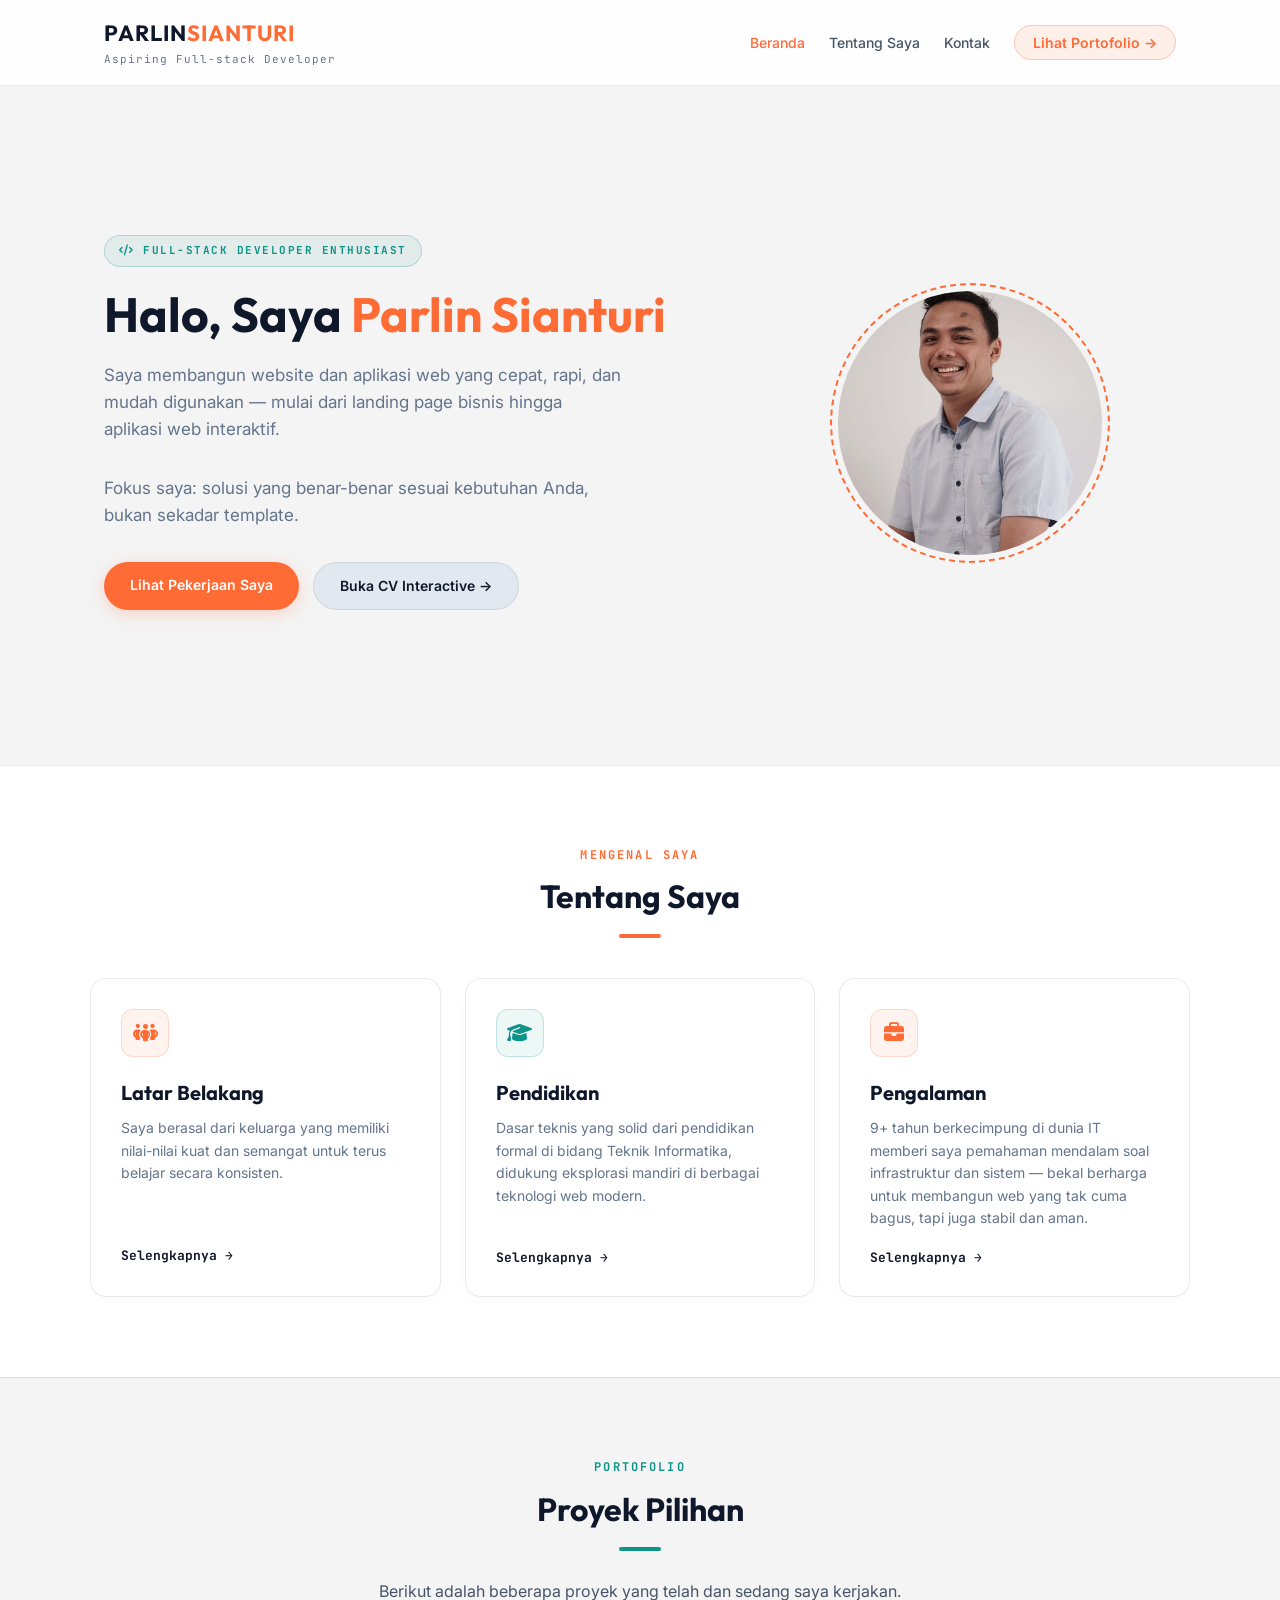
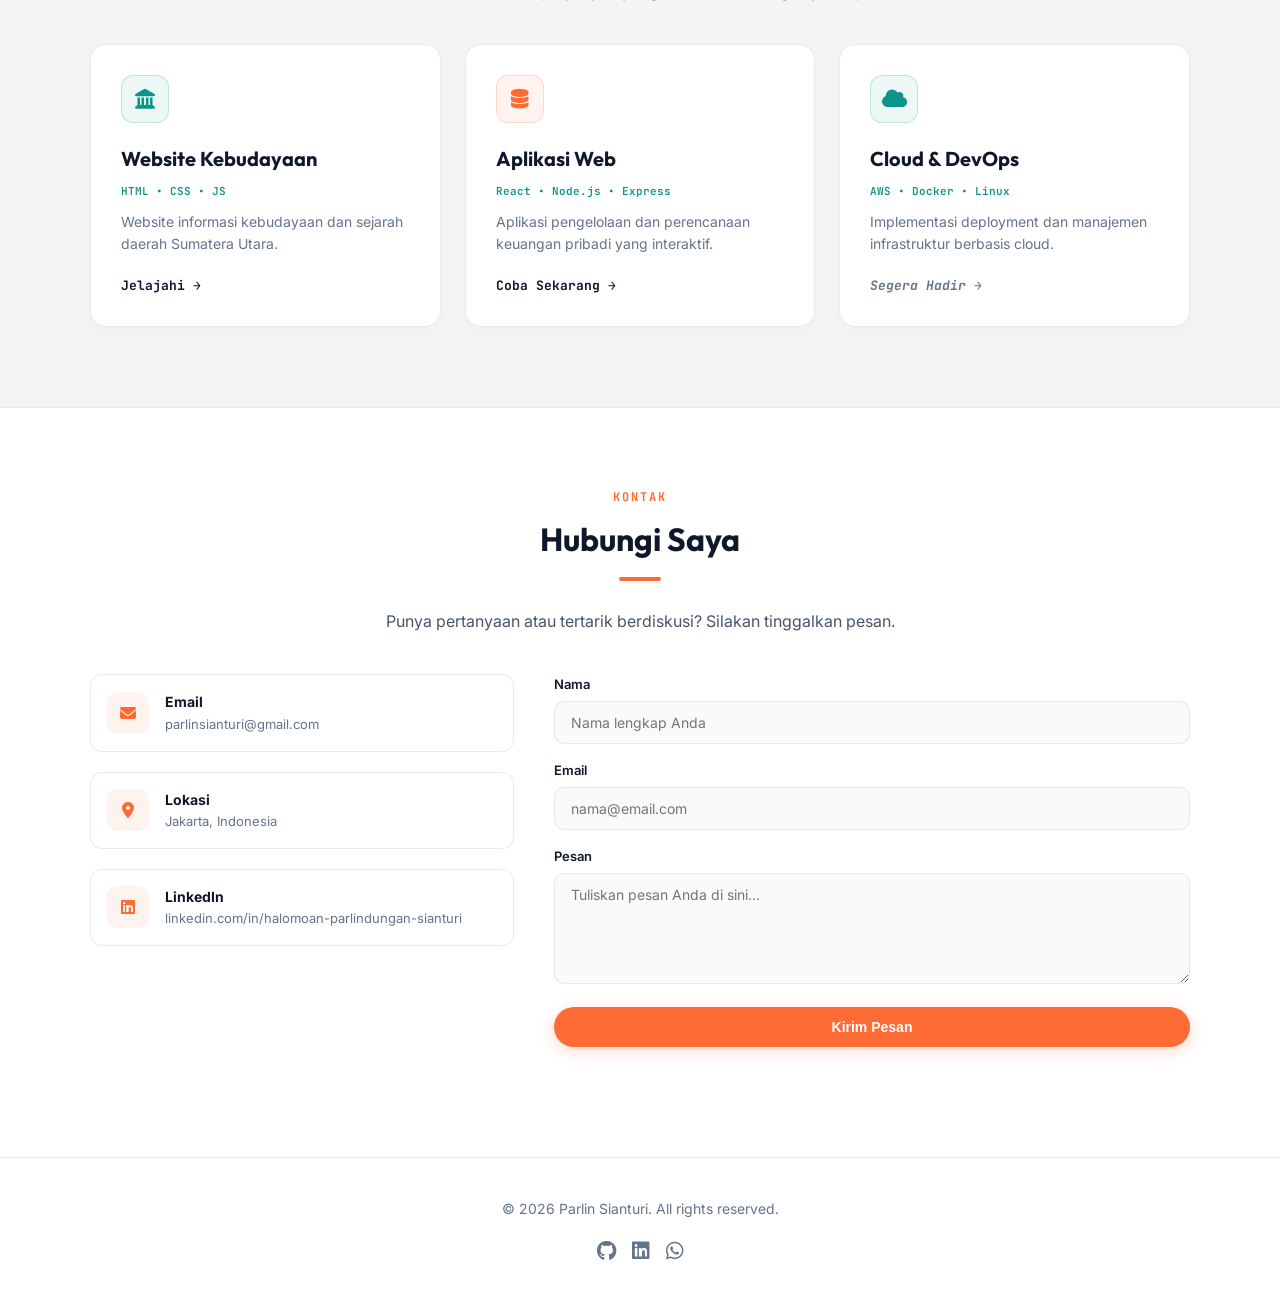
<file: index.html>
<!DOCTYPE html>
<html lang="id">
<head>
    <meta charset="UTF-8">
    <meta name="viewport" content="width=device-width, initial-scale=1.0">
    <title>PARLIN SIANTURI | Portofolio</title>
    
    <!-- Google Fonts: Inter, Outfit, & JetBrains Mono (Selaras dengan Halaman CV) -->
    <link rel="preconnect" href="https://fonts.googleapis.com">
    <link rel="preconnect" href="https://fonts.gstatic.com" crossorigin>
    <link href="https://fonts.googleapis.com/css2?family=Inter:wght@400;500;600;700&family=JetBrains+Mono:wght@500;600;700&family=Outfit:wght@600;700;800&display=swap" rel="stylesheet">
    
    <!-- Font Awesome Icons -->
    <link rel="stylesheet" href="https://cdnjs.cloudflare.com/ajax/libs/font-awesome/6.4.2/css/all.min.css" crossorigin="anonymous" referrerpolicy="no-referrer" />
    
    <!-- Custom Stylesheet -->
    <link rel="stylesheet" href="css/styles.css">
</head>

<body>
    <!-- Navbar Header -->
    <header id="header">
        <div class="header-container">
            <a href="#home" class="logo">
                <h1>PARLIN<span>SIANTURI</span></h1>
                <p>Aspiring Full-stack Developer</p>
            </a>

            <nav>
                <ul class="nav-links">
                    <li><a href="#home" class="nav-item">Beranda</a></li>
                    <li><a href="#about" class="nav-item">Tentang Saya</a></li>
                    <li><a href="#contact" class="nav-item">Kontak</a></li>
                    <li><a href="#project" class="nav-item btn-cv-pill">Lihat Portofolio &rarr;</a></li>
                </ul>
            </nav>

            <button class="hamburger" id="hamburger-btn" aria-label="Buka menu navigasi">
                <i class="fa-solid fa-bars"></i>
            </button>
        </div>

        <div class="mobile-menu" id="mobile-menu">
            <ul>
                <li><a href="#home" class="nav-item">Beranda</a></li>
                <li><a href="#about" class="nav-item">Tentang Saya</a></li>
                <li><a href="#contact" class="nav-item">Kontak</a></li>
                <li><a href="#project" class="nav-item">Lihat Portofolio</a></li>
            </ul>
        </div>
    </header>

    <main>
        <!-- Hero Section -->
        <section id="home" class="hero">
            <div class="hero-content">
                <span class="role-badge"><i class="fa-solid fa-code"></i> Full-stack Developer Enthusiast</span>
                <h1>Halo, Saya <span class="accent-orange">Parlin Sianturi</span></h1>
                <p>Saya membangun website dan aplikasi web yang cepat, rapi, dan mudah digunakan — mulai dari landing page bisnis hingga aplikasi web interaktif.</p>
                
                <p>Fokus saya: solusi yang benar-benar sesuai kebutuhan Anda, bukan sekadar template.</p>

                <div class="hero-actions">
                    <a href="#project" class="btn-pill-orange">Lihat Pekerjaan Saya</a>
                    <a href="pages/cv.html" class="btn-pill-dark">Buka CV Interactive &rarr;</a>
                </div>
            </div>

            <div class="hero-image">
                <div class="img-frame">
                    <img src="images/profile/foto_parlin.jpg" alt="Parlin Sianturi" class="profile-img">
                </div>
            </div>
        </section>

        <!-- About Section -->
        <section id="about" class="about-section">
            <div class="about-container">
                <div class="about-header">
                    <span class="section-title">MENGENAL SAYA</span>
                    <h2>Tentang Saya</h2>
                    <div class="title-line-orange"></div>
                </div>

                <div class="about-grid">
                    <div class="about-item reveal">
                        <div class="card-icon-box orange"><i class="fa-solid fa-people-group"></i></div>
                        <h3>Latar Belakang</h3>
                        <p>Saya berasal dari keluarga yang memiliki nilai-nilai kuat dan semangat untuk terus belajar secara konsisten.</p>
                        <a href="about.html" class="view-link">Selengkapnya &rarr;</a>
                    </div>

                    <div class="about-item reveal reveal-delay-1">
                        <div class="card-icon-box cyan"><i class="fa-solid fa-graduation-cap"></i></div>
                        <h3>Pendidikan</h3>
                        <p>Dasar teknis yang solid dari pendidikan formal di bidang Teknik Informatika, didukung eksplorasi mandiri di berbagai teknologi web modern.</p>
                        <button class="view-link edu-modal-trigger" id="edu-open-btn">
                            Selengkapnya &rarr;
                        </button>
                    </div>

                    <div class="about-item reveal reveal-delay-2">
                        <div class="card-icon-box orange"><i class="fa-solid fa-briefcase"></i></div>
                        <h3>Pengalaman</h3>
                        <p>9+ tahun berkecimpung di dunia IT memberi saya pemahaman mendalam soal infrastruktur dan sistem — bekal berharga untuk membangun web yang tak cuma bagus, tapi juga stabil dan aman.</p>
                        <button class="view-link exp-modal-trigger" id="exp-open-btn">
                            Selengkapnya &rarr;
                        </button>
                    </div>
                </div>
            </div>
        </section>

        <!-- Project Section -->
        <section id="project" class="project-section">
            <div class="project-container">
                <div class="project-header">
                    <span class="section-title title-cyan">PORTOFOLIO</span>
                    <h2>Proyek Pilihan</h2>
                    <div class="title-line-cyan"></div>
                    <p class="section-subtitle">Berikut adalah beberapa proyek yang telah dan sedang saya kerjakan.</p>
                </div>

                <div class="project-grid">
                    <div class="project-item reveal">
                        <div class="card-icon-box cyan"><i class="fas fa-landmark"></i></div>
                        <h3>Website Kebudayaan</h3>
                        <span class="tech-tag">HTML &bull; CSS &bull; JS</span>
                        <p>Website informasi kebudayaan dan sejarah daerah Sumatera Utara.</p>
                        <a href="pages/sejarah.html" class="view-link">Jelajahi &rarr;</a>
                    </div>

                    <div class="project-item reveal reveal-delay-1">
                        <div class="card-icon-box orange"><i class="fas fa-database"></i></div>
                        <h3>Aplikasi Web</h3>
                        <span class="tech-tag">React &bull; Node.js &bull; Express</span>
                        <p>Aplikasi pengelolaan dan perencanaan keuangan pribadi yang interaktif.</p>
                        <a href="pages/financial-planner.html" class="view-link">Coba Sekarang &rarr;</a>
                    </div>

                    <div class="project-item reveal reveal-delay-2">
                        <div class="card-icon-box cyan"><i class="fas fa-cloud"></i></div>
                        <h3>Cloud & DevOps</h3>
                        <span class="tech-tag">AWS &bull; Docker &bull; Linux</span>
                        <p>Implementasi deployment dan manajemen infrastruktur berbasis cloud.</p>
                        <a href="#" class="view-link disabled">Segera Hadir &rarr;</a>
                    </div>
                </div>
            </div>
        </section>

        <!-- Contact Section -->
        <section id="contact" class="contact-section">
            <div class="contact-container">
                <div class="contact-header">
                    <span class="section-title">KONTAK</span>
                    <h2>Hubungi Saya</h2>
                    <div class="title-line-orange"></div>
                    <p class="section-subtitle">Punya pertanyaan atau tertarik berdiskusi? Silakan tinggalkan pesan.</p>
                </div>

                <div class="contact-grid">
                    <div class="contact-info">
                        <div class="contact-item reveal">
                            <div class="contact-icon"><i class="fa-solid fa-envelope"></i></div>
                            <div class="contact-detail">
                                <h4>Email</h4>
                                <p>parlinsianturi@gmail.com</p>
                            </div>
                        </div>
                        <div class="contact-item reveal reveal-delay-1">
                            <div class="contact-icon"><i class="fa-solid fa-location-dot"></i></div>
                            <div class="contact-detail">
                                <h4>Lokasi</h4>
                                <p>Jakarta, Indonesia</p>
                            </div>
                        </div>
                        <div class="contact-item reveal reveal-delay-2">
                            <div class="contact-icon"><i class="fa-brands fa-linkedin"></i></div>
                            <div class="contact-detail">
                                <h4>LinkedIn</h4>
                                <p><a href="https://www.linkedin.com/in/halomoan-parlindungan-sianturi-039004102/" target="_blank" rel="noopener noreferrer" class="contact-link">linkedin.com/in/halomoan-parlindungan-sianturi</a></p>
                            </div>
                        </div>
                    </div>

                    <form class="contact-form" id="contact-form" action="https://formspree.io/f/YOUR_FORM_ID" method="POST">
                        <div class="form-group">
                            <label for="name">Nama</label>
                            <input type="text" id="name" name="name" placeholder="Nama lengkap Anda" required>
                        </div>
                        <div class="form-group">
                            <label for="email">Email</label>
                            <input type="email" id="email" name="email" placeholder="nama@email.com" required>
                        </div>
                        <div class="form-group">
                            <label for="message">Pesan</label>
                            <textarea id="message" name="message" rows="5" placeholder="Tuliskan pesan Anda di sini..." required></textarea>
                        </div>
                        <!-- Honeypot anti-spam: field tersembunyi, harus tetap kosong. Bot biasanya mengisi semua field. -->
                        <input type="text" name="_gotcha" tabindex="-1" autocomplete="off" style="position:absolute; left:-9999px;" aria-hidden="true">
                        <button type="submit" class="btn-pill-orange full-width" id="contact-submit-btn">Kirim Pesan</button>
                        <p id="form-status" class="form-status" role="status" aria-live="polite"></p>
                    </form>
                </div>
            </div>
        </section>
    </main>

    <!-- Modal Pendidikan -->
    <div class="modal-overlay hidden" id="edu-modal" role="dialog" aria-modal="true">
        <div class="modal-box">
            <div class="modal-header">
                <div class="modal-title-group">
                    <h2><i class="fa-solid fa-graduation-cap icon-cyan"></i> Riwayat Pendidikan</h2>
                    <p class="modal-subtitle">Perjalanan akademik Parlin Sianturi</p>
                </div>
                <button class="modal-close-btn" id="edu-close-btn" aria-label="Tutup"><i class="fa-solid fa-xmark"></i></button>
            </div>
            <div class="modal-body">
                <div class="edu-timeline">
                    <div class="edu-item latest">
                        <div class="edu-dot"></div>
                        <div class="edu-card">
                            <span class="edu-level">S1 — Sarjana</span>
                            <h3 class="edu-school">Universitas Gunadarma</h3>
                            <p class="edu-detail">Teknik Informatika &middot; Lulus 2014</p>
                        </div>
                    </div>
                    <div class="edu-item">
                        <div class="edu-dot"></div>
                        <div class="edu-card">
                            <span class="edu-level">SMA / Sederajat</span>
                            <h3 class="edu-school">SMAN 13 Tangerang</h3>
                            <p class="edu-detail">Lulus 2010</p>
                        </div>
                    </div>
                    <div class="edu-item">
                        <div class="edu-dot"></div>
                        <div class="edu-card">
                            <span class="edu-level">SMP / Sederajat</span>
                            <h3 class="edu-school">SMP Yadika 3 Ciledug</h3>
                            <p class="edu-detail">Lulus 2007</p>
                        </div>
                    </div>
                </div>
            </div>
        </div>
    </div>

    <!-- Modal Pengalaman -->
    <div class="modal-overlay hidden" id="exp-modal" role="dialog" aria-modal="true">
        <div class="modal-box">
            <div class="modal-header">
                <div class="modal-title-group">
                    <h2><i class="fa-solid fa-briefcase icon-orange"></i> Pengalaman Kerja</h2>
                    <p class="modal-subtitle">9 tahun perjalanan karier di dunia IT</p>
                </div>
                <button class="modal-close-btn" id="exp-close-btn" aria-label="Tutup"><i class="fa-solid fa-xmark"></i></button>
            </div>
            <div class="modal-body">
                <div class="acc-item">
                    <button class="acc-trigger active">
                        <div class="acc-avatar avatar-orange">IM</div>
                        <div class="acc-main">
                            <div class="acc-company">PT. Imora Motor</div>
                            <div class="acc-role">Staff IT &middot; Honda Jakarta Center</div>
                        </div>
                        <div class="acc-meta">
                            <span class="acc-year">2019 – Sekarang</span>
                            <span class="acc-badge-active">Aktif</span>
                        </div>
                        <i class="fa-solid fa-chevron-down acc-chevron"></i>
                    </button>
                    <div class="acc-body open">
                        <hr class="acc-divider">
                        <p class="acc-desc">Bertanggung jawab sebagai IT Support dan Helpdesk untuk seluruh operasional teknologi informasi di Honda Jakarta Center.</p>
                    </div>
                </div>

                <div class="acc-item">
                    <button class="acc-trigger">
                        <div class="acc-avatar avatar-cyan">BM</div>
                        <div class="acc-main">
                            <div class="acc-company">PT. Bank Mayora</div>
                            <div class="acc-role">Staff IT</div>
                        </div>
                        <div class="acc-meta">
                            <span class="acc-year">2015 – 2019</span>
                        </div>
                        <i class="fa-solid fa-chevron-down acc-chevron"></i>
                    </button>
                    <div class="acc-body">
                        <hr class="acc-divider">
                        <p class="acc-desc">Menangani dukungan teknis IT dan pemeliharaan mesin ATM di lingkungan perbankan.</p>
                    </div>
                </div>
            </div>
        </div>
    </div>

    <!-- Footer -->
    <footer>
        <p>&copy; 2026 Parlin Sianturi. All rights reserved.</p>
        <div class="social-links">
            <a href="https://github.com/parlin1005" target="_blank" rel="noopener noreferrer" aria-label="GitHub"><i class="fab fa-github"></i></a>
            <a href="https://www.linkedin.com/in/halomoan-parlindungan-sianturi-039004102/" target="_blank" rel="noopener noreferrer" aria-label="LinkedIn"><i class="fab fa-linkedin"></i></a>
            <a href="https://wa.me/6282134882685" target="_blank" rel="noopener noreferrer" aria-label="WhatsApp"><i class="fab fa-whatsapp"></i></a>
        </div>
    </footer>

    <script src="js/script.js"></script>
</body>
</html>
</file>
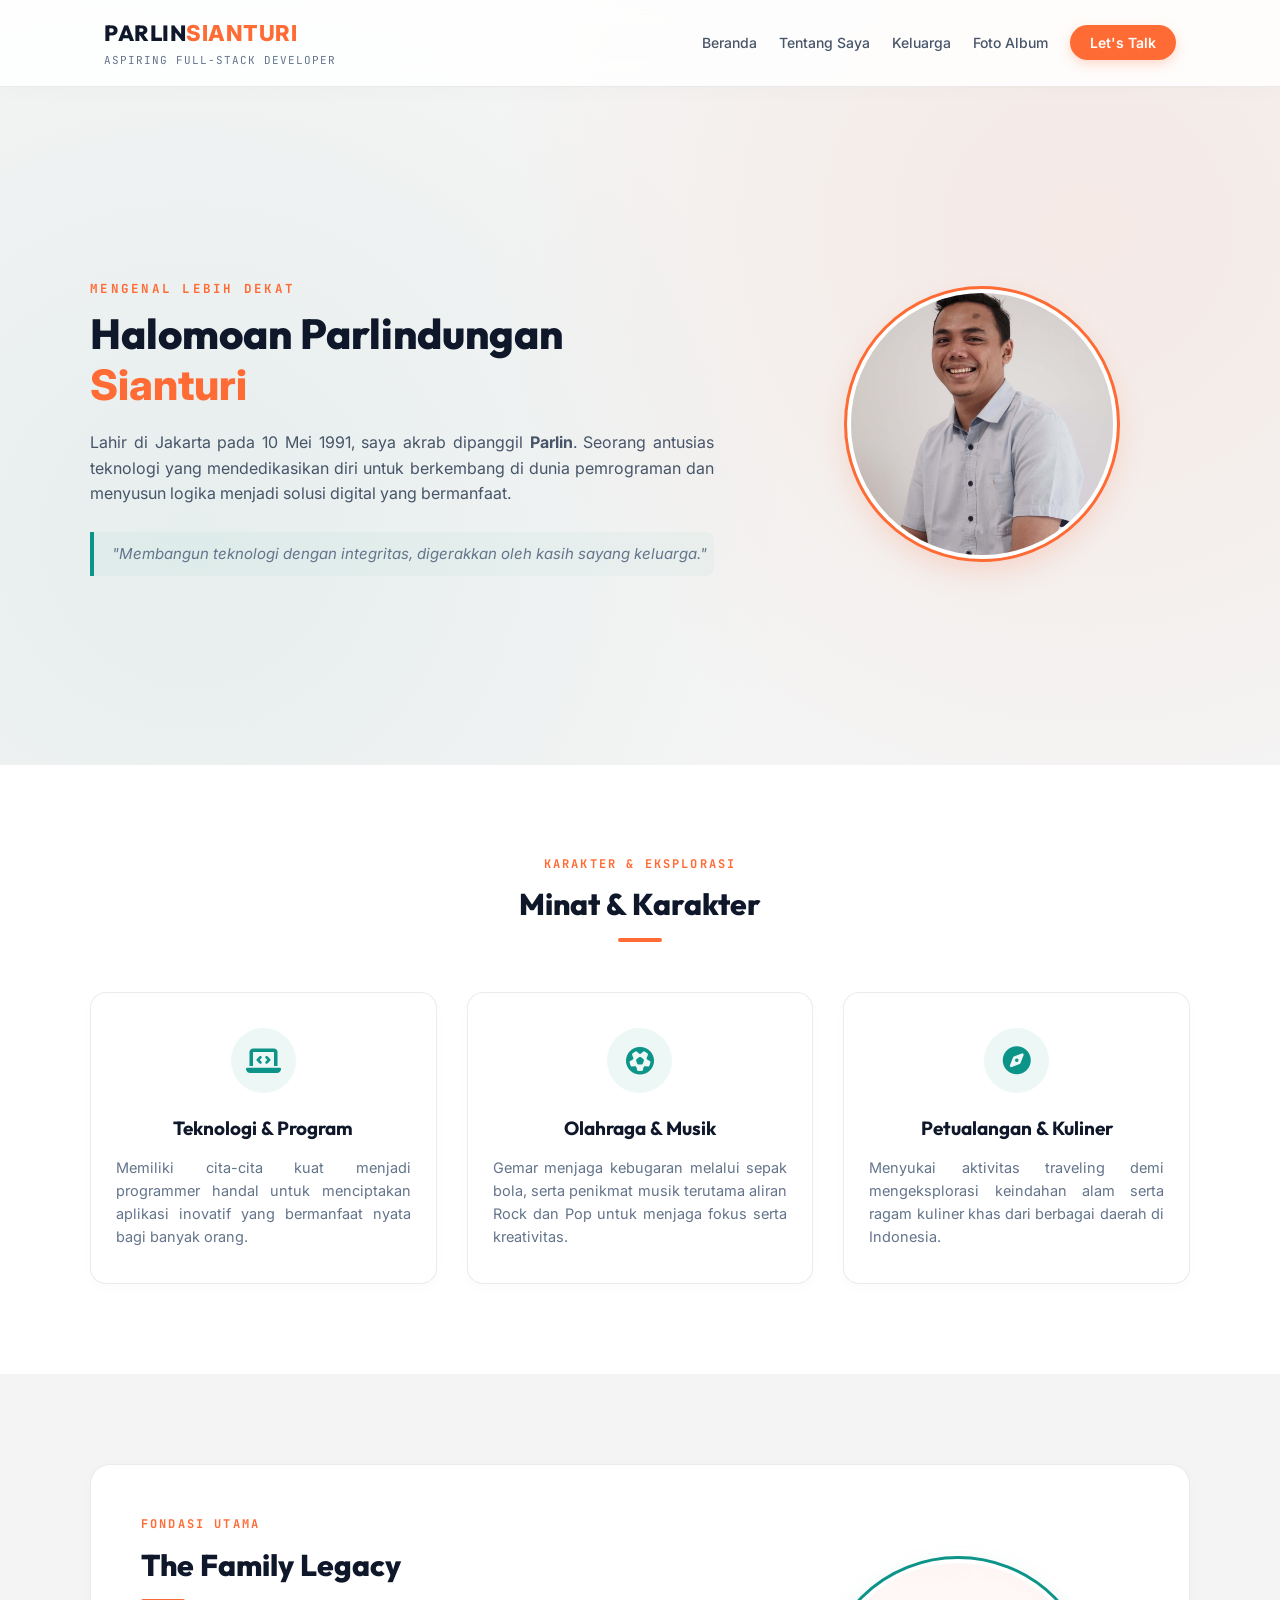
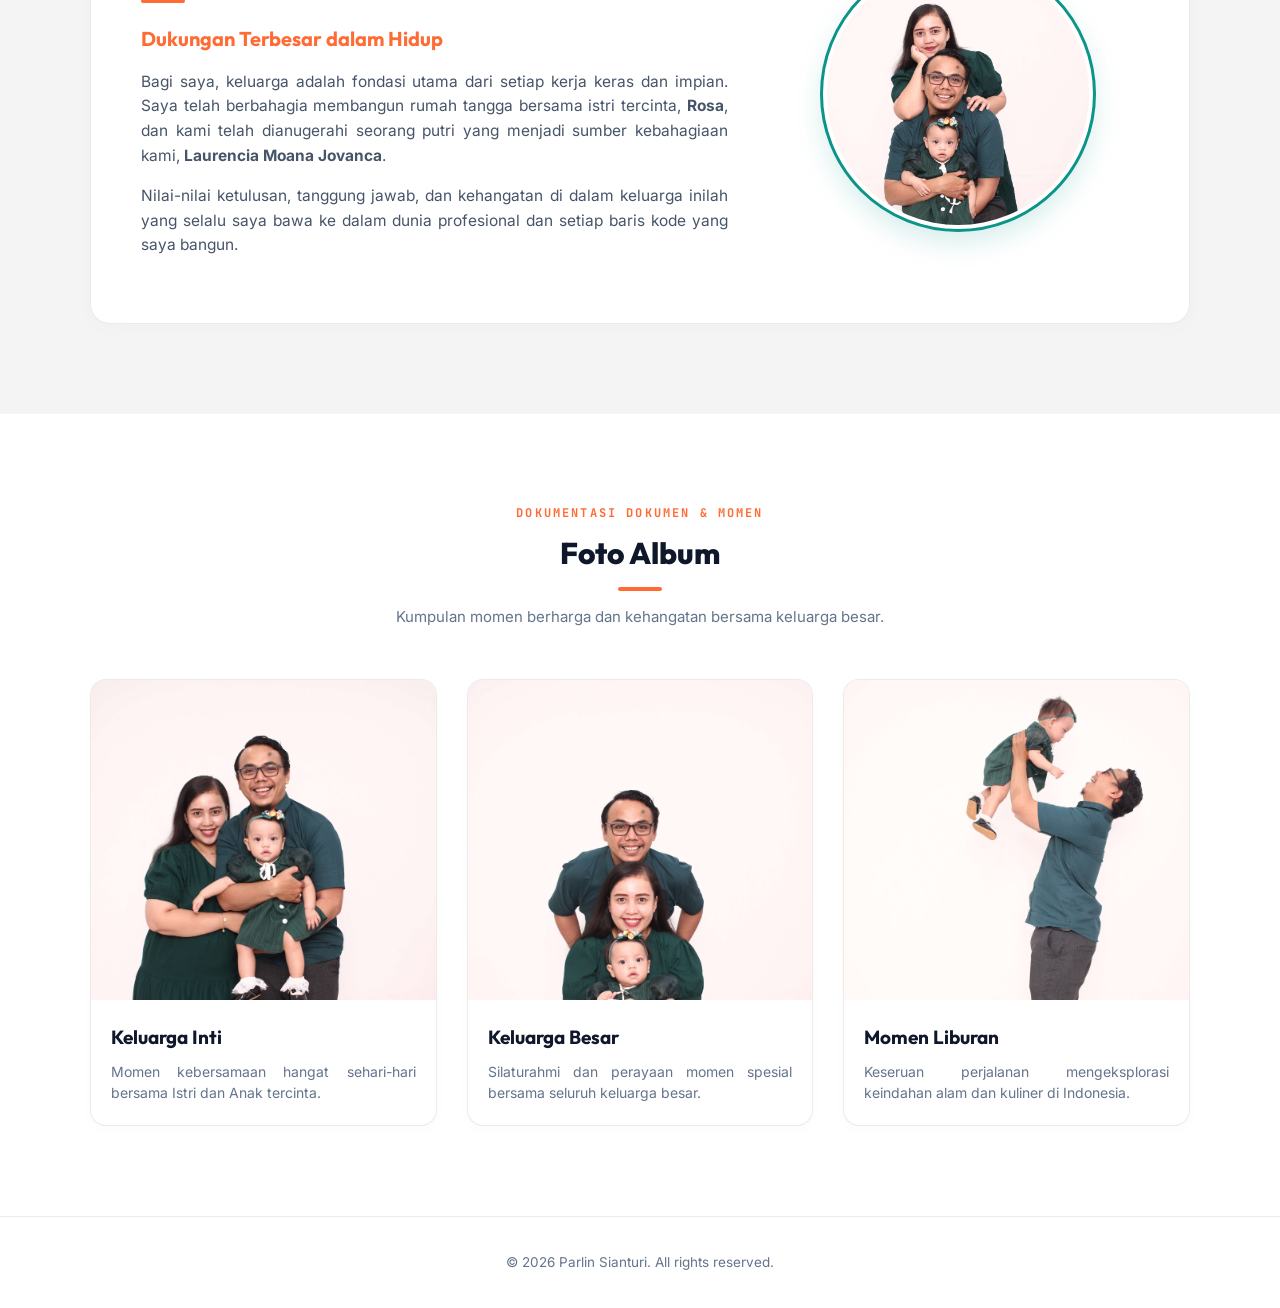
<file: about.html>
<!DOCTYPE html>
<html lang="id">
<head>
    <meta charset="UTF-8">
    <meta name="viewport" content="width=device-width, initial-scale=1.0">
    <title>Parlin Sianturi | Kisah & Latar Belakang</title>
    
    <!-- Google Fonts: Inter, Outfit, & JetBrains Mono -->
    <link rel="preconnect" href="https://fonts.googleapis.com">
    <link rel="preconnect" href="https://fonts.gstatic.com" crossorigin>
    <link href="https://fonts.googleapis.com/css2?family=Inter:wght@400;500;600;700&family=JetBrains+Mono:wght@500;600;700&family=Outfit:wght@600;700;800&display=swap" rel="stylesheet">

    <!-- Font Awesome Icons -->
    <link rel="stylesheet" href="https://cdnjs.cloudflare.com/ajax/libs/font-awesome/6.4.2/css/all.min.css">

    <!-- Stylesheet Halaman About -->
    <link rel="stylesheet" href="css/about.css">
</head>

<body>

    <!-- Header Navigation Glassmorphism -->
    <header>
        <div class="header-container">
            <a href="index.html#home" class="logo">
                <h1>PARLIN<span>SIANTURI</span></h1>
                <p>Aspiring Full-Stack Developer</p>
            </a>
            
            <nav class="nav-desktop">
                <ul class="nav-links">
                    <li><a href="index.html#home" class="nav-item">Beranda</a></li>
                    <li><a href="#about" class="nav-item">Tentang Saya</a></li>
                    <li><a href="#family" class="nav-item">Keluarga</a></li>
                    <li><a href="#gallery" class="nav-item">Foto Album</a></li>
                    <li><a href="index.html#contact" class="btn-cta">Let's Talk</a></li>
                </ul>
            </nav>

            <button class="hamburger-about" id="hamburger-about-btn" aria-label="Buka menu navigasi">
                <i class="fa-solid fa-bars"></i>
            </button>
        </div>

        <div class="mobile-menu-about" id="mobile-menu-about">
            <ul>
                <li><a href="index.html#home">Beranda</a></li>
                <li><a href="#about">Tentang Saya</a></li>
                <li><a href="#family">Keluarga</a></li>
                <li><a href="#gallery">Foto Album</a></li>
                <li><a href="index.html#contact">Let's Talk</a></li>
            </ul>
        </div>
    </header>

    <main>

        <!-- SECTION 1: HERO SECTION -->
        <section id="hero" class="hero-section">
            <div class="hero-container">
                <div class="hero-content">
                    <span class="hero-tagline">MENGENAL LEBIH DEKAT</span>
                    <h1 class="hero-title">Halomoan Parlindungan <span>Sianturi</span></h1>
                    <p class="hero-description">
                        Lahir di Jakarta pada 10 Mei 1991, saya akrab dipanggil <strong>Parlin</strong>. Seorang antusias teknologi yang mendedikasikan diri untuk berkembang di dunia pemrograman dan menyusun logika menjadi solusi digital yang bermanfaat.
                    </p>
                    <blockquote class="hero-quote">
                        "Membangun teknologi dengan integritas, digerakkan oleh kasih sayang keluarga."
                    </blockquote>
                </div>
                
                <div class="hero-image">
                    <div class="image-wrapper">
                        <img src="images/profile/foto_parlin.jpg" alt="Parlin Sianturi" class="profile-pic">
                    </div>
                </div>
            </div>
        </section>

        <!-- SECTION 2: ABOUT SECTION -->
        <section id="about" class="about-section">
            <div class="about-container">
                <div class="about-header">
                    <span class="section-subtitle">KARAKTER & EKSPLORASI</span>
                    <h2>Minat & Karakter</h2>
                    <div class="title-line-orange"></div>
                </div>

                <div class="about-grid">
                    <div class="about-card">
                        <div class="card-icon"><i class="fa-solid fa-laptop-code"></i></div>
                        <h3>Teknologi & Program</h3>
                        <p>Memiliki cita-cita kuat menjadi programmer handal untuk menciptakan aplikasi inovatif yang bermanfaat nyata bagi banyak orang.</p>
                    </div>

                    <div class="about-card">
                        <div class="card-icon"><i class="fa-solid fa-soccer-ball"></i></div>
                        <h3>Olahraga & Musik</h3>
                        <p>Gemar menjaga kebugaran melalui sepak bola, serta penikmat musik terutama aliran Rock dan Pop untuk menjaga fokus serta kreativitas.</p>
                    </div>

                    <div class="about-card">
                        <div class="card-icon"><i class="fa-solid fa-compass"></i></div>
                        <h3>Petualangan & Kuliner</h3>
                        <p>Menyukai aktivitas traveling demi mengeksplorasi keindahan alam serta ragam kuliner khas dari berbagai daerah di Indonesia.</p>
                    </div>
                </div>
            </div>
        </section>

        <!-- SECTION 3: FAMILY SECTION -->
        <section id="family" class="family-section">
            <div class="family-container">
                <div class="family-content">
                    <div class="family-text">
                        <span class="section-subtitle">FONDASI UTAMA</span>
                        <h2>The Family Legacy</h2>
                        <div class="title-line-orange left"></div>
                        <h3>Dukungan Terbesar dalam Hidup</h3>
                        <p>
                            Bagi saya, keluarga adalah fondasi utama dari setiap kerja keras dan impian. Saya telah berbahagia membangun rumah tangga bersama istri tercinta, <strong>Rosa</strong>, dan kami telah dianugerahi seorang putri yang menjadi sumber kebahagiaan kami, <strong>Laurencia Moana Jovanca</strong>.
                        </p>
                        <p>
                            Nilai-nilai ketulusan, tanggung jawab, dan kehangatan di dalam keluarga inilah yang selalu saya bawa ke dalam dunia profesional dan setiap baris kode yang saya bangun.
                        </p>
                    </div>
                    <div class="family-image">
                        <div class="family-wrapper">
                            <img src="images/family/picture1.JPG" alt="Keluarga Parlin Sianturi" class="family-pic">
                        </div>
                    </div>
                </div>
            </div>
        </section>

        <!-- SECTION 4: GALLERY SECTION -->
        <section id="gallery" class="gallery-section">
            <div class="gallery-container">
                <div class="gallery-header">
                    <span class="section-subtitle">DOKUMENTASI DOKUMEN & MOMEN</span>
                    <h2>Foto Album</h2>
                    <div class="title-line-orange"></div>
                    <p class="gallery-intro">Kumpulan momen berharga dan kehangatan bersama keluarga besar.</p>
                </div>

                <div class="gallery-grid">
                    <div class="gallery-card">
                        <div class="gallery-img-wrapper">
                            <img src="images/family/1.JPG" alt="Keluarga Inti Parlin" class="gallery-img">
                        </div>
                        <div class="gallery-info">
                            <h3>Keluarga Inti</h3>
                            <p>Momen kebersamaan hangat sehari-hari bersama Istri dan Anak tercinta.</p>
                        </div>
                    </div>

                    <div class="gallery-card">
                        <div class="gallery-img-wrapper">
                            <img src="images/family/2.JPG" alt="Keluarga Besar Sianturi" class="gallery-img">
                        </div>
                        <div class="gallery-info">
                            <h3>Keluarga Besar</h3>
                            <p>Silaturahmi dan perayaan momen spesial bersama seluruh keluarga besar.</p>
                        </div>
                    </div>

                    <div class="gallery-card">
                        <div class="gallery-img-wrapper">
                            <img src="images/family/3.JPG" alt="Liburan Keluarga" class="gallery-img">
                        </div>
                        <div class="gallery-info">
                            <h3>Momen Liburan</h3>
                            <p>Keseruan perjalanan mengeksplorasi keindahan alam dan kuliner di Indonesia.</p>
                        </div>
                    </div>
                </div>
            </div>
        </section>
    </main>

    <footer>
        <p>&copy; 2026 Parlin Sianturi. All rights reserved.</p>
    </footer>

    <script src="js/about.js"></script>

</body>
</html>
</file>
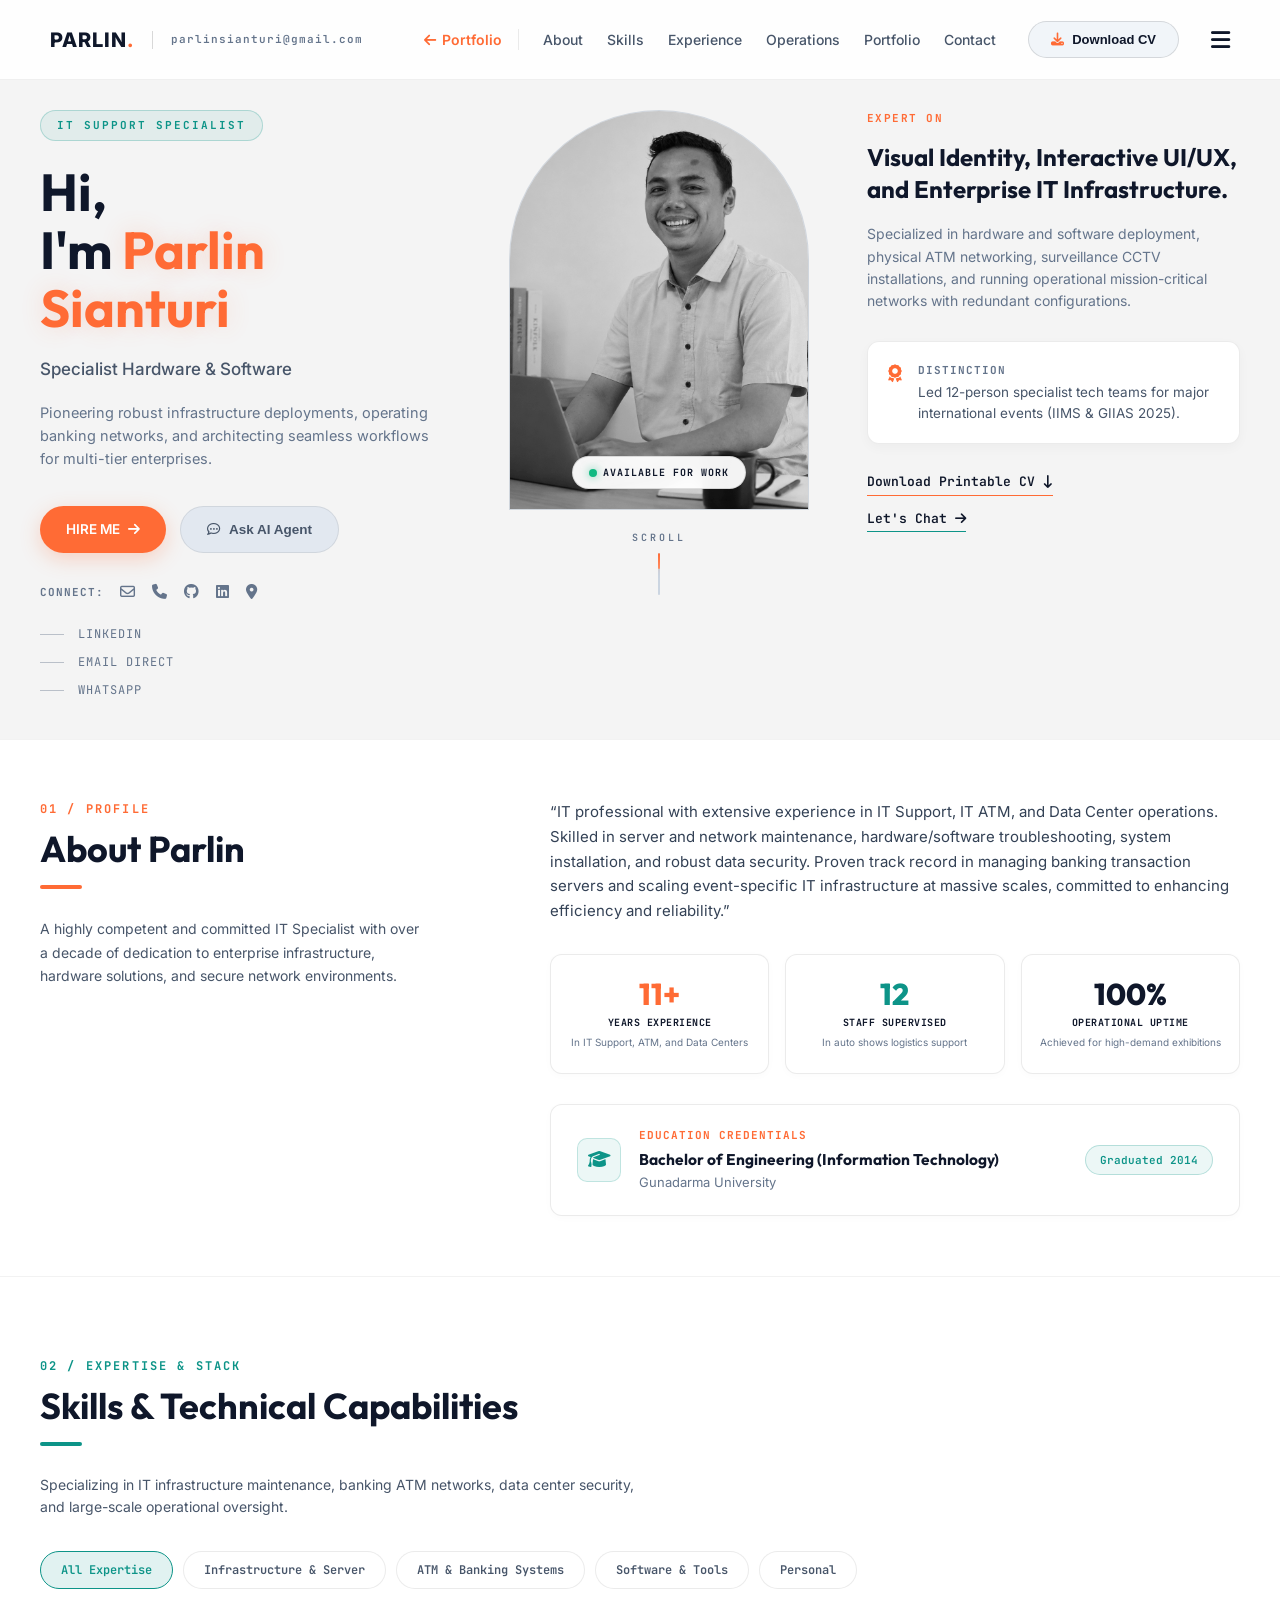
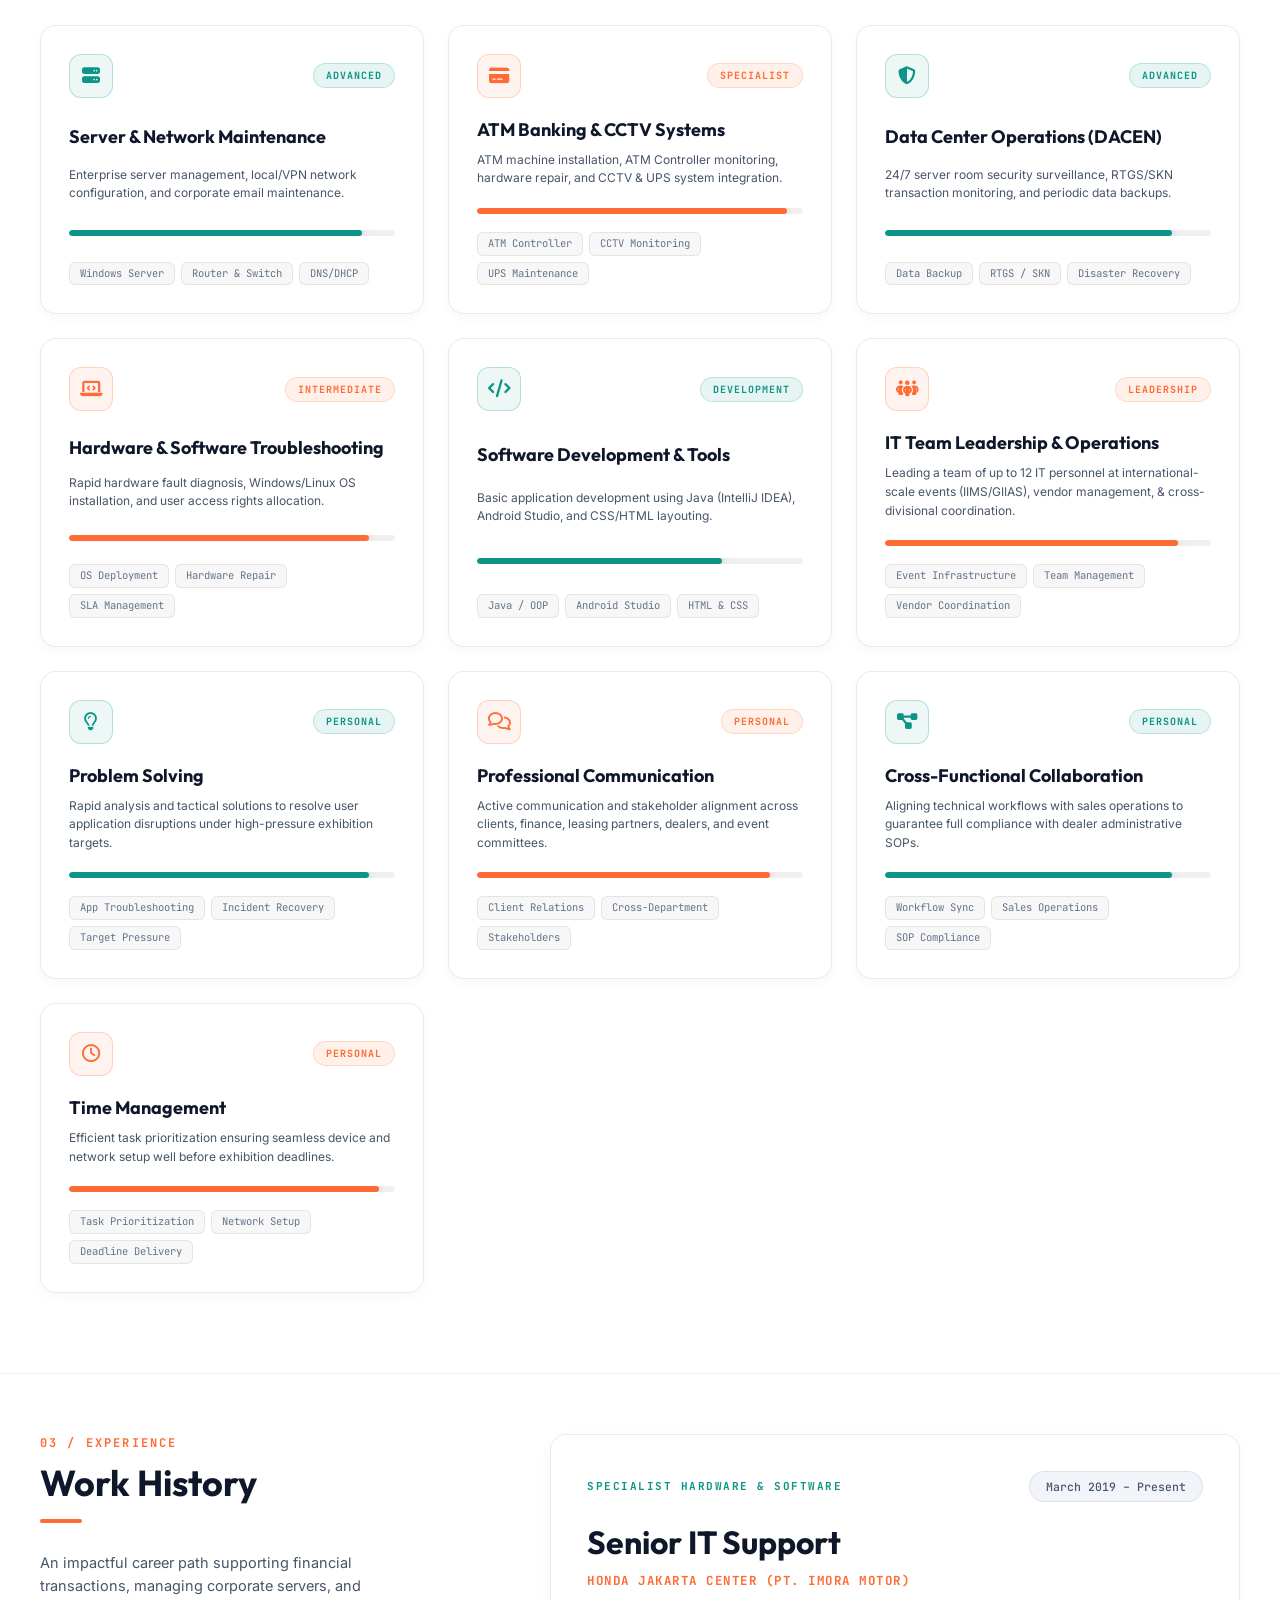
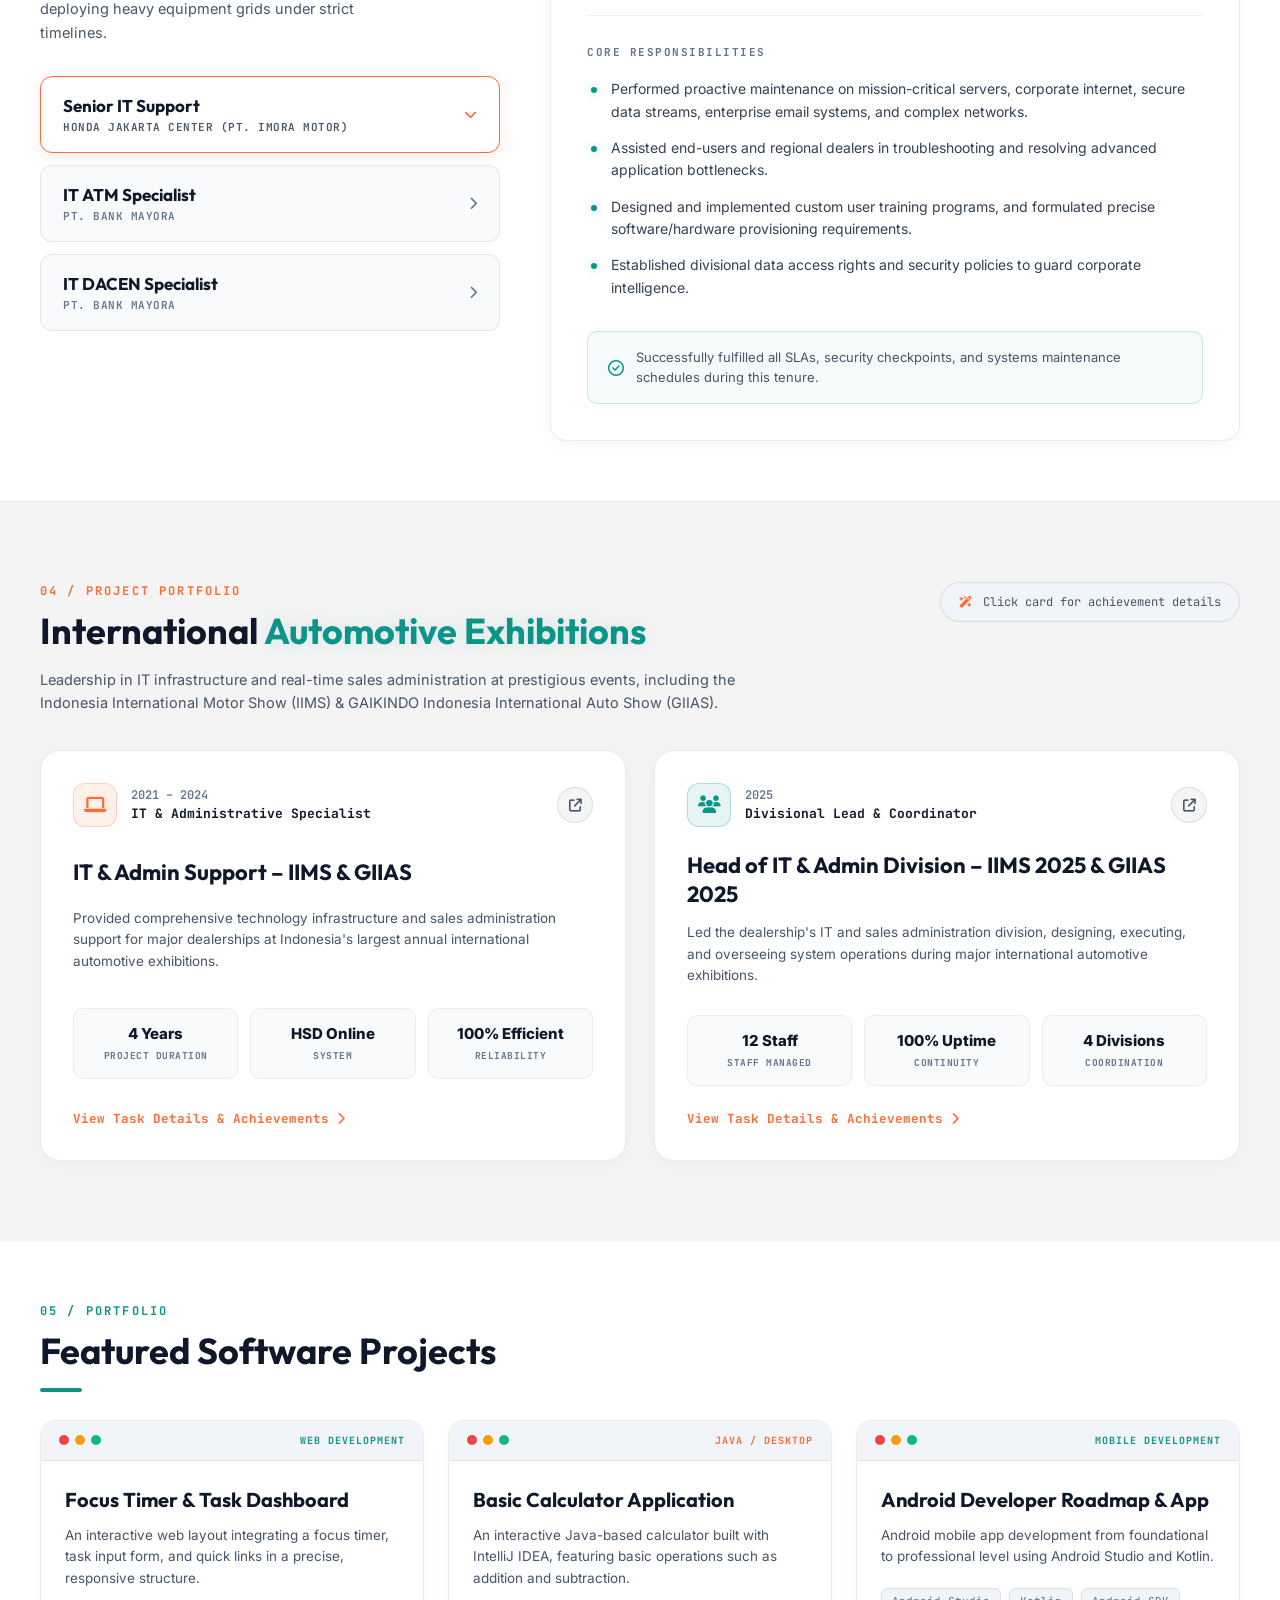
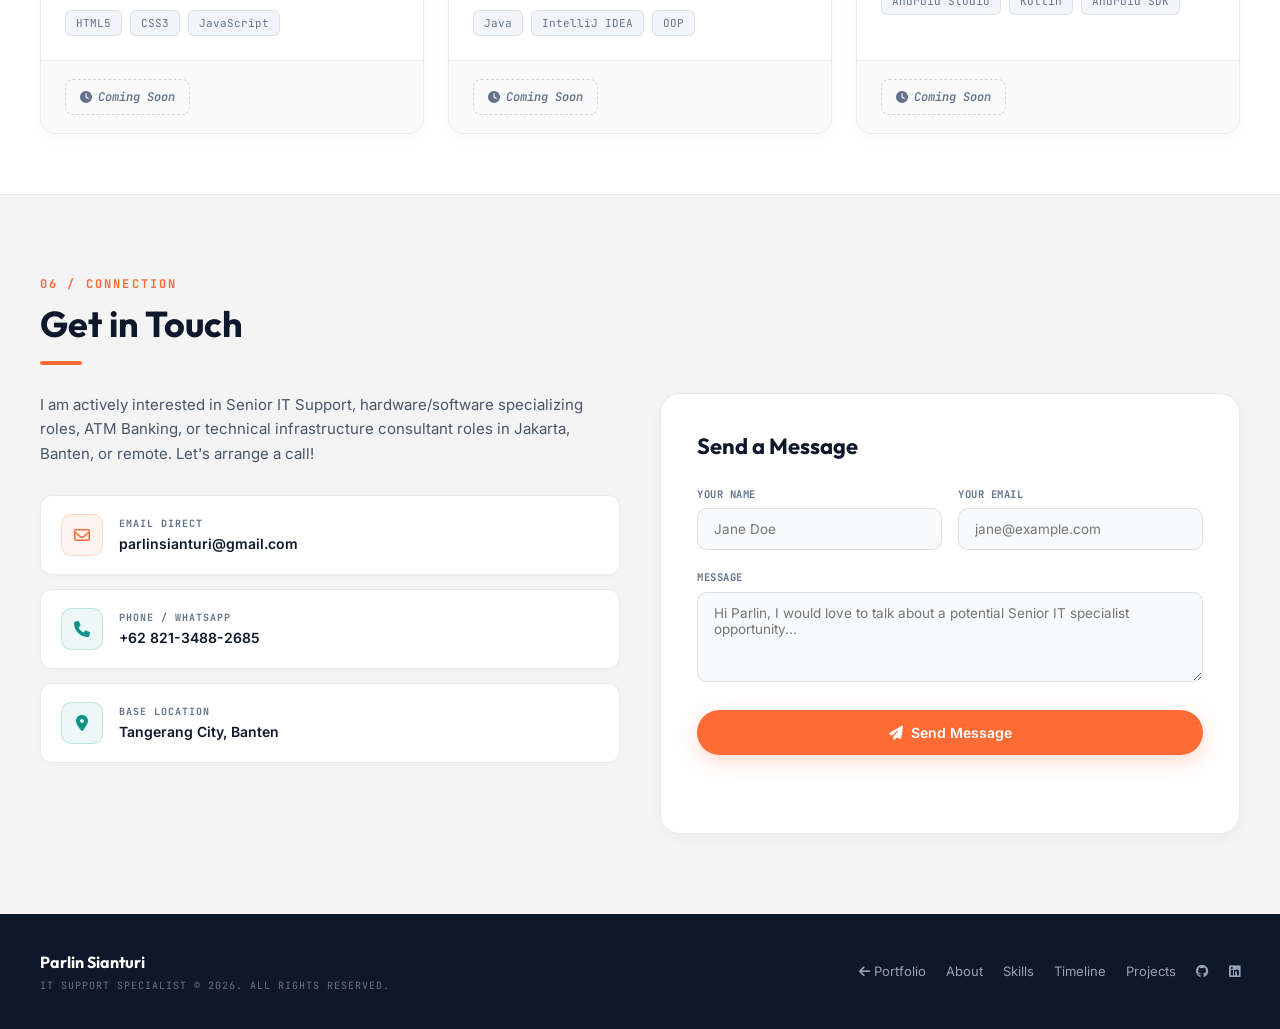
<file: pages/cv.html>
<!DOCTYPE html>
<html lang="en">
<head>
    <meta charset="UTF-8">
    <meta name="viewport" content="width=device-width, initial-scale=1.0">
    <title>CV Premium | Parlin Sianturi — IT Support Specialist</title>
    <meta name="description" content="Parlin Sianturi — IT Support Specialist with 11+ years in enterprise infrastructure, ATM banking networks, and data center operations. View experience, skills, and projects.">
    <meta name="theme-color" content="#0f172a">

    <!-- Open Graph (tampilan saat link dibagikan di WhatsApp/LinkedIn/dll) -->
    <meta property="og:type" content="profile">
    <meta property="og:title" content="Parlin Sianturi | IT Support Specialist">
    <meta property="og:description" content="11+ years in IT infrastructure, ATM banking networks, and data center operations. View my full CV and portfolio.">
    <meta property="og:image" content="assets/foto_parlin.png">

    <!-- Favicon (huruf "P" sederhana, tanpa perlu file terpisah) -->
    <link rel="icon" href="data:image/svg+xml,%3Csvg xmlns='http://www.w3.org/2000/svg' viewBox='0 0 64 64'%3E%3Crect width='64' height='64' rx='14' fill='%230f172a'/%3E%3Ctext x='32' y='44' font-family='Arial, sans-serif' font-size='34' font-weight='800' fill='%23ff6b35' text-anchor='middle'%3EP%3C/text%3E%3C/svg%3E">
    
    <!-- Import Font Google -->
    <link rel="preconnect" href="https://fonts.googleapis.com">
    <link rel="preconnect" href="https://fonts.gstatic.com" crossorigin>
    <link href="https://fonts.googleapis.com/css2?family=Instrument+Serif:ital@0;1&family=Inter:wght@300;400;500;600;700;800&family=JetBrains+Mono:wght@400;500;600;700&family=Outfit:wght@400;500;600;700;800&family=Playfair+Display:ital,wght@0,700;0,800;1,700&family=Plus+Jakarta+Sans:wght@400;500;600;700&display=swap" rel="stylesheet">
    
    <!-- Font Awesome Icons -->
    <link rel="stylesheet" href="https://cdnjs.cloudflare.com/ajax/libs/font-awesome/6.4.2/css/all.min.css">
    
    <!-- File CSS Utama -->
    <link rel="stylesheet" href="../css/cv.css">
</head>
<body>

    <!-- NAVIGASI UTAMA (NAVBAR FIXED) -->
    <nav class="navbar">
        <div class="nav-brand-group">
            <a href="../index.html" class="nav-logo">PARLIN<span>.</span></a>
            <span class="nav-divider"></span>
            <span class="nav-email">parlinsianturi@gmail.com</span>
        </div>
        
        <div class="nav-right-group" id="nav-right-group">
            <div class="nav-links">
                <a href="../index.html" class="nav-back-link"><i class="fa-solid fa-arrow-left"></i> Portfolio</a>
                <a href="#about">About</a>
                <a href="#skills">Skills</a>
                <a href="#experience">Experience</a>
                <a href="#operations">Operations</a>
                <a href="#portfolio">Portfolio</a>
                <a href="#contact">Contact</a>
            </div>
            
            <button id="btn-print" class="btn-download-pill" type="button">
                <i class="fa-solid fa-download icon-orange"></i> Download CV
            </button>

            <button class="nav-toggle" id="nav-toggle" aria-label="Toggle Navigation">
                <i class="fa-solid fa-bars"></i>
            </button>
        </div>
    </nav>

    <!-- OVERLAY MENU FULLSCREEN (Dipicu oleh Hamburger di Navbar) -->
    <div class="mobile-menu-overlay" id="mobile-menu-overlay">
        <nav class="overlay-nav-links">
            <a href="../index.html"><i class="fa-solid fa-chevron-right overlay-chevron"></i><span>Portfolio</span></a>
            <a href="#about"><i class="fa-solid fa-chevron-right overlay-chevron"></i><span>About</span></a>
            <a href="#skills"><i class="fa-solid fa-chevron-right overlay-chevron"></i><span>Skills</span></a>
            <a href="#experience"><i class="fa-solid fa-chevron-right overlay-chevron"></i><span>Experience</span></a>
            <a href="#operations"><i class="fa-solid fa-chevron-right overlay-chevron"></i><span>Operations</span></a>
            <a href="#portfolio"><i class="fa-solid fa-chevron-right overlay-chevron"></i><span>Portfolio</span></a>
            <a href="#contact"><i class="fa-solid fa-chevron-right overlay-chevron"></i><span>Contact</span></a>
        </nav>

        <div class="overlay-divider"></div>

        <div class="overlay-contact-block">
            <span class="overlay-contact-label">Direct Contact</span>
            <a href="mailto:parlinsianturi@gmail.com" class="overlay-contact-value">parlinsianturi@gmail.com</a>
            <a href="tel:+6282134882685" class="overlay-contact-value">+62 821-3488-2685</a>
        </div>

        <a href="#contact" class="btn-pill-orange overlay-cta">Hire Me Sekarang <i class="fa-solid fa-arrow-right"></i></a>
    </div>

    <!-- BAGIAN 1: HERO SECTION -->
    <section id="hero" class="hero-premium-three-col">
        <div class="hero-three-col-container">
            
            <!-- KOLOM KIRI: Identitas & Tombol Aksi -->
            <div class="hero-col-left">
                <span class="hero-role-tag">IT SUPPORT SPECIALIST</span>
                
                <h1 class="hero-title-serif">
                    Hi,<br>I'm <span class="orange-glow">Parlin<br>Sianturi</span>
                </h1>
                
                <h3 class="hero-subtitle">Specialist Hardware &amp; Software</h3>
                <p class="hero-desc">
                    Pioneering robust infrastructure deployments, operating banking networks, and architecting seamless workflows for multi-tier enterprises.
                </p>
                
                <div class="hero-action-buttons">
                    <a href="#contact" class="btn-pill-orange">HIRE ME <i class="fa-solid fa-arrow-right"></i></a>
                    <button class="btn-pill-dark" type="button"><i class="fa-regular fa-comment-dots"></i> Ask AI Agent</button>
                </div>
                
                <div class="hero-connect-row">
                    <span>CONNECT:</span>
                    <a href="mailto:parlinsianturi@gmail.com" aria-label="Email"><i class="fa-regular fa-envelope"></i></a>
                    <a href="tel:+6282134882685" aria-label="Phone"><i class="fa-solid fa-phone"></i></a>
                    <a href="https://github.com/parlin1005" target="_blank" rel="noopener noreferrer" aria-label="GitHub"><i class="fa-brands fa-github"></i></a>
                    <a href="https://www.linkedin.com/in/halomoan-parlindungan-sianturi-039004102/" target="_blank" rel="noopener noreferrer" aria-label="LinkedIn"><i class="fa-brands fa-linkedin"></i></a>
                    <a href="#contact" aria-label="Location"><i class="fa-solid fa-location-dot"></i></a>
                </div>

                <div class="hero-connect-list">
                    <a href="https://www.linkedin.com/in/halomoan-parlindungan-sianturi-039004102/" target="_blank" rel="noopener noreferrer">LinkedIn</a>
                    <a href="mailto:parlinsianturi@gmail.com">Email Direct</a>
                    <a href="https://wa.me/6282134882685" target="_blank" rel="noopener noreferrer">WhatsApp</a>
                </div>
            </div>
            
            <!-- KOLOM TENGAH: Foto Arch Frame & Indikator Scroll -->
            <div class="hero-col-center">
                <div class="photo-arch-frame">
                    <img src="../images/profile/foto_parlin-cv.png" alt="Parlin Sianturi">
                    <div class="status-badge-inline">
                        <span class="dot-green"></span> AVAILABLE FOR WORK
                    </div>
                </div>

                <div class="scroll-indicator">
                    <span>SCROLL</span>
                    <div class="vertical-line"></div>
                </div>
            </div>
            
            <!-- KOLOM KANAN: Keahlian & Penghargaan -->
            <div class="hero-col-right">
                <span class="orange-tag-label">EXPERT ON</span>
                <h2 class="expert-title">Visual Identity, Interactive UI/UX, and Enterprise IT Infrastructure.</h2>
                <p class="expert-desc">
                    Specialized in hardware and software deployment, physical ATM networking, surveillance CCTV installations, and running operational mission-critical networks with redundant configurations.
                </p>
                
                <div class="distinction-box-card">
                    <div class="distinction-icon-side">
                        <i class="fa-solid fa-award"></i>
                    </div>
                    <div class="distinction-text-side">
                        <span class="distinction-label">DISTINCTION</span>
                        <p>Led 12-person specialist tech teams for major international events (IIMS &amp; GIIAS 2025).</p>
                    </div>
                </div>
                
                <a href="#" id="btn-print-link" class="download-link-line">
                    Download Printable CV <i class="fa-solid fa-arrow-down-long"></i>
                </a>

                <button type="button" id="btn-lets-chat" class="lets-chat-link">
                    Let's Chat <i class="fa-solid fa-arrow-right"></i>
                </button>
            </div>

        </div>
    </section>

    <!-- MODAL: PROFESSIONAL COLLABORATION OFFER -->
    <div id="modal-collab" class="project-modal">
        <div class="modal-backdrop"></div>
        <div class="modal-container collab-modal-container">
            <div class="collab-modal-topbar"></div>
            <button class="modal-close-btn" aria-label="Close">&times;</button>

            <div class="collab-modal-body">
                <span class="collab-modal-tag">TEMPORARY / FULL RECRUITMENT</span>
                <h3 class="collab-modal-title">Propose Professional Collaboration</h3>
                <p class="collab-modal-desc">
                    Let's connect your dealership or banking institution's business needs with high-quality IT solutions.
                </p>

                <span class="input-label">COLLABORATION MODEL</span>
                <div class="collab-model-tabs">
                    <button type="button" class="collab-tab-btn active" data-model="Full-Time">Full-Time</button>
                    <button type="button" class="collab-tab-btn" data-model="Contract">Contract</button>
                    <button type="button" class="collab-tab-btn" data-model="Freelance / Consulting">Freelance / Consulting</button>
                </div>

                <form id="collab-form" class="collab-form" action="https://formspree.io/f/YOUR_FORM_ID" method="POST">
                    <input type="hidden" name="collaboration_model" id="collab-model-input" value="Full-Time">

                    <div class="form-group">
                        <label class="input-label" for="collab-company">COMPANY / INSTITUTION NAME</label>
                        <input id="collab-company" name="company" type="text" placeholder="e.g. PT. Honda Motor Indonesia" required>
                    </div>

                    <div class="form-group">
                        <label class="input-label" for="collab-email">WORK CONTACT EMAIL</label>
                        <input id="collab-email" name="email" type="email" placeholder="recruiter@company.com" required>
                    </div>

                    <div class="form-group">
                        <label class="input-label" for="collab-details">BRIEF JOB / PROJECT DETAILS</label>
                        <textarea id="collab-details" name="message" rows="3" placeholder="Describe the role offer, compensation, or project duration here..." required></textarea>
                    </div>

                    <!-- Honeypot anti-spam -->
                    <input type="text" name="_gotcha" tabindex="-1" autocomplete="off" style="position:absolute; left:-9999px;" aria-hidden="true">

                    <div class="collab-form-footer">
                        <button type="submit" class="btn-send-orange collab-submit-btn" id="collab-submit-btn">
                            SEND OFFER <i class="fa-solid fa-paper-plane"></i>
                        </button>
                        <span class="collab-or-call">or contact directly: <a href="tel:+6282134882685">Phone</a></span>
                    </div>
                    <p id="collab-form-status" class="form-status" role="status" aria-live="polite"></p>
                </form>

                <div class="collab-modal-note">
                    Need a printable PDF CV for a division meeting?
                    <a href="#" id="collab-print-link"><i class="fa-solid fa-download"></i> Print Official Resume</a>
                </div>
            </div>
        </div>
    </div>

    <!-- BAGIAN 2: ABOUT -->
    <section id="about" class="about-section">
        <div class="section-wrapper about-layout">
            <div class="about-col-left">
                <div class="section-title">01 / PROFILE</div>
                <h2 class="about-heading-serif">About Parlin</h2>
                <div class="title-line-orange"></div>
                
                <p class="about-intro-text">
                    A highly competent and committed IT Specialist with over a decade of dedication to enterprise infrastructure, hardware solutions, and secure network environments.
                </p>
            </div>

            <div class="about-col-right">
                <blockquote class="about-quote-text">
                    “IT professional with extensive experience in IT Support, IT ATM, and Data Center operations. Skilled in server and network maintenance, hardware/software troubleshooting, system installation, and robust data security. Proven track record in managing banking transaction servers and scaling event-specific IT infrastructure at massive scales, committed to enhancing efficiency and reliability.”
                </blockquote>

                <div class="stats-grid">
                    <div class="stat-card">
                        <h3 class="stat-num orange">11+</h3>
                        <p class="stat-label">YEARS EXPERIENCE</p>
                        <span class="stat-sub">In IT Support, ATM, and Data Centers</span>
                    </div>
                    
                    <div class="stat-card">
                        <h3 class="stat-num cyan">12</h3>
                        <p class="stat-label">STAFF SUPERVISED</p>
                        <span class="stat-sub">In auto shows logistics support</span>
                    </div>
                    
                    <div class="stat-card">
                        <h3 class="stat-num white">100%</h3>
                        <p class="stat-label">OPERATIONAL UPTIME</p>
                        <span class="stat-sub">Achieved for high-demand exhibitions</span>
                    </div>
                </div>

                <div class="edu-card-box">
                    <div class="edu-icon-side">
                        <i class="fa-solid fa-graduation-cap"></i>
                    </div>
                    <div class="edu-info">
                        <span class="edu-tag">EDUCATION CREDENTIALS</span>
                        <h4 class="edu-title">Bachelor of Engineering (Information Technology)</h4>
                        <p class="edu-univ">Gunadarma University</p>
                    </div>
                    <span class="edu-year-badge">Graduated 2014</span>
                </div>
            </div>
        </div>
    </section>

    <!-- BAGIAN 3: SKILLS -->
    <section id="skills" class="skills-section">
        <div class="section-wrapper">
            <div class="skills-header">
                <div class="section-title title-cyan">02 / EXPERTISE &amp; STACK</div>
                <h2 class="skills-heading-serif">Skills &amp; Technical Capabilities</h2>
                <div class="title-line-cyan"></div>
                <p class="skills-intro-text">
                    Specializing in IT infrastructure maintenance, banking ATM networks, data center security, and large-scale operational oversight.
                </p>
            </div>

            <!-- CATEGORY TABS / FILTER -->
            <div class="skills-filter-nav">
                <button type="button" class="skill-filter-btn active" data-filter="all">All Expertise</button>
                <button type="button" class="skill-filter-btn" data-filter="infrastructure">Infrastructure &amp; Server</button>
                <button type="button" class="skill-filter-btn" data-filter="banking">ATM &amp; Banking Systems</button>
                <button type="button" class="skill-filter-btn" data-filter="tools">Software &amp; Tools</button>
                <button type="button" class="skill-filter-btn" data-filter="personal">Personal</button>
            </div>

            <!-- SKILLS GRID CONTAINER -->
            <div class="skills-modern-grid">
                <!-- Skill Item 1 -->
                <div class="skill-modern-card" data-category="infrastructure">
                    <div class="card-top">
                        <div class="skill-icon-box">
                            <i class="fa-solid fa-server"></i>
                        </div>
                        <span class="skill-level-badge cyan">Advanced</span>
                    </div>
                    <h3 class="skill-title">Server &amp; Network Maintenance</h3>
                    <p class="skill-desc">Enterprise server management, local/VPN network configuration, and corporate email maintenance.</p>
                    <div class="skill-progress-bar">
                        <div class="progress-fill" style="width: 90%;"></div>
                    </div>
                    <div class="skill-tags">
                        <span>Windows Server</span>
                        <span>Router &amp; Switch</span>
                        <span>DNS/DHCP</span>
                    </div>
                </div>

                <!-- Skill Item 2 -->
                <div class="skill-modern-card" data-category="banking">
                    <div class="card-top">
                        <div class="skill-icon-box orange">
                            <i class="fa-solid fa-credit-card"></i>
                        </div>
                        <span class="skill-level-badge orange">Specialist</span>
                    </div>
                    <h3 class="skill-title">ATM Banking &amp; CCTV Systems</h3>
                    <p class="skill-desc">ATM machine installation, ATM Controller monitoring, hardware repair, and CCTV &amp; UPS system integration.</p>
                    <div class="skill-progress-bar">
                        <div class="progress-fill orange" style="width: 95%;"></div>
                    </div>
                    <div class="skill-tags">
                        <span>ATM Controller</span>
                        <span>CCTV Monitoring</span>
                        <span>UPS Maintenance</span>
                    </div>
                </div>

                <!-- Skill Item 3 -->
                <div class="skill-modern-card" data-category="infrastructure">
                    <div class="card-top">
                        <div class="skill-icon-box">
                            <i class="fa-solid fa-shield-halved"></i>
                        </div>
                        <span class="skill-level-badge cyan">Advanced</span>
                    </div>
                    <h3 class="skill-title">Data Center Operations (DACEN)</h3>
                    <p class="skill-desc">24/7 server room security surveillance, RTGS/SKN transaction monitoring, and periodic data backups.</p>
                    <div class="skill-progress-bar">
                        <div class="progress-fill" style="width: 88%;"></div>
                    </div>
                    <div class="skill-tags">
                        <span>Data Backup</span>
                        <span>RTGS / SKN</span>
                        <span>Disaster Recovery</span>
                    </div>
                </div>

                <!-- Skill Item 4 -->
                <div class="skill-modern-card" data-category="tools">
                    <div class="card-top">
                        <div class="skill-icon-box orange">
                            <i class="fa-solid fa-laptop-code"></i>
                        </div>
                        <span class="skill-level-badge orange">Intermediate</span>
                    </div>
                    <h3 class="skill-title">Hardware &amp; Software Troubleshooting</h3>
                    <p class="skill-desc">Rapid hardware fault diagnosis, Windows/Linux OS installation, and user access rights allocation.</p>
                    <div class="skill-progress-bar">
                        <div class="progress-fill orange" style="width: 92%;"></div>
                    </div>
                    <div class="skill-tags">
                        <span>OS Deployment</span>
                        <span>Hardware Repair</span>
                        <span>SLA Management</span>
                    </div>
                </div>

                <!-- Skill Item 5 -->
                <div class="skill-modern-card" data-category="tools">
                    <div class="card-top">
                        <div class="skill-icon-box">
                            <i class="fa-solid fa-code"></i>
                        </div>
                        <span class="skill-level-badge cyan">Development</span>
                    </div>
                    <h3 class="skill-title">Software Development &amp; Tools</h3>
                    <p class="skill-desc">Basic application development using Java (IntelliJ IDEA), Android Studio, and CSS/HTML layouting.</p>
                    <div class="skill-progress-bar">
                        <div class="progress-fill" style="width: 75%;"></div>
                    </div>
                    <div class="skill-tags">
                        <span>Java / OOP</span>
                        <span>Android Studio</span>
                        <span>HTML &amp; CSS</span>
                    </div>
                </div>

                <!-- Skill Item 6 -->
                <div class="skill-modern-card" data-category="personal">
                    <div class="card-top">
                        <div class="skill-icon-box orange">
                            <i class="fa-solid fa-people-group"></i>
                        </div>
                        <span class="skill-level-badge orange">Leadership</span>
                    </div>
                    <h3 class="skill-title">IT Team Leadership &amp; Operations</h3>
                    <p class="skill-desc">Leading a team of up to 12 IT personnel at international-scale events (IIMS/GIIAS), vendor management, &amp; cross-divisional coordination.</p>
                    <div class="skill-progress-bar">
                        <div class="progress-fill orange" style="width: 90%;"></div>
                    </div>
                    <div class="skill-tags">
                        <span>Event Infrastructure</span>
                        <span>Team Management</span>
                        <span>Vendor Coordination</span>
                    </div>
                </div>

                <!-- Skill Item 7 -->
                <div class="skill-modern-card" data-category="personal">
                    <div class="card-top">
                        <div class="skill-icon-box">
                            <i class="fa-regular fa-lightbulb"></i>
                        </div>
                        <span class="skill-level-badge cyan">Personal</span>
                    </div>
                    <h3 class="skill-title">Problem Solving</h3>
                    <p class="skill-desc">Rapid analysis and tactical solutions to resolve user application disruptions under high-pressure exhibition targets.</p>
                    <div class="skill-progress-bar">
                        <div class="progress-fill" style="width: 92%;"></div>
                    </div>
                    <div class="skill-tags">
                        <span>App Troubleshooting</span>
                        <span>Incident Recovery</span>
                        <span>Target Pressure</span>
                    </div>
                </div>

                <!-- Skill Item 8 -->
                <div class="skill-modern-card" data-category="personal">
                    <div class="card-top">
                        <div class="skill-icon-box orange">
                            <i class="fa-regular fa-comments"></i>
                        </div>
                        <span class="skill-level-badge orange">Personal</span>
                    </div>
                    <h3 class="skill-title">Professional Communication</h3>
                    <p class="skill-desc">Active communication and stakeholder alignment across clients, finance, leasing partners, dealers, and event committees.</p>
                    <div class="skill-progress-bar">
                        <div class="progress-fill orange" style="width: 90%;"></div>
                    </div>
                    <div class="skill-tags">
                        <span>Client Relations</span>
                        <span>Cross-Department</span>
                        <span>Stakeholders</span>
                    </div>
                </div>

                <!-- Skill Item 9 -->
                <div class="skill-modern-card" data-category="personal">
                    <div class="card-top">
                        <div class="skill-icon-box">
                            <i class="fa-solid fa-diagram-project"></i>
                        </div>
                        <span class="skill-level-badge cyan">Personal</span>
                    </div>
                    <h3 class="skill-title">Cross-Functional Collaboration</h3>
                    <p class="skill-desc">Aligning technical workflows with sales operations to guarantee full compliance with dealer administrative SOPs.</p>
                    <div class="skill-progress-bar">
                        <div class="progress-fill" style="width: 88%;"></div>
                    </div>
                    <div class="skill-tags">
                        <span>Workflow Sync</span>
                        <span>Sales Operations</span>
                        <span>SOP Compliance</span>
                    </div>
                </div>

                <!-- Skill Item 10 -->
                <div class="skill-modern-card" data-category="personal">
                    <div class="card-top">
                        <div class="skill-icon-box orange">
                            <i class="fa-regular fa-clock"></i>
                        </div>
                        <span class="skill-level-badge orange">Personal</span>
                    </div>
                    <h3 class="skill-title">Time Management</h3>
                    <p class="skill-desc">Efficient task prioritization ensuring seamless device and network setup well before exhibition deadlines.</p>
                    <div class="skill-progress-bar">
                        <div class="progress-fill orange" style="width: 95%;"></div>
                    </div>
                    <div class="skill-tags">
                        <span>Task Prioritization</span>
                        <span>Network Setup</span>
                        <span>Deadline Delivery</span>
                    </div>
                </div>
            </div>
        </div>
    </section>

    <!-- BAGIAN 4: EXPERIENCE -->
    <section id="experience" class="exp-section">
        <div class="section-wrapper exp-layout">
            <div class="exp-col-left">
                <div class="section-title">03 / EXPERIENCE</div>
                <h2 class="exp-heading-serif">Work History</h2>
                <div class="title-line-orange"></div>
                
                <p class="exp-intro-text">
                    An impactful career path supporting financial transactions, managing corporate servers, and deploying heavy equipment grids under strict timelines.
                </p>

                <div class="tab-menu-cards">
                    <button type="button" class="tab-btn-card active" data-target="job-imora">
                        <div class="tab-btn-text">
                            <h4 class="tab-btn-title-serif">Senior IT Support</h4>
                            <span class="tab-btn-sub">HONDA JAKARTA CENTER (PT. IMORA MOTOR)</span>
                        </div>
                        <i class="fa-solid fa-chevron-down tab-icon"></i>
                    </button>

                    <button type="button" class="tab-btn-card" data-target="job-atm">
                        <div class="tab-btn-text">
                            <h4 class="tab-btn-title-serif">IT ATM Specialist</h4>
                            <span class="tab-btn-sub">PT. BANK MAYORA</span>
                        </div>
                        <i class="fa-solid fa-chevron-right tab-icon"></i>
                    </button>

                    <button type="button" class="tab-btn-card" data-target="job-dacen">
                        <div class="tab-btn-text">
                            <h4 class="tab-btn-title-serif">IT DACEN Specialist</h4>
                            <span class="tab-btn-sub">PT. BANK MAYORA</span>
                        </div>
                        <i class="fa-solid fa-chevron-right tab-icon"></i>
                    </button>
                </div>
            </div>

            <div class="exp-col-right">
                <div class="tab-content-wrapper">
                    <div id="job-imora" class="tab-content active">
                        <div class="job-header-row">
                            <span class="role-badge-cyan">SPECIALIST HARDWARE &amp; SOFTWARE</span>
                            <span class="date-pill-badge">March 2019 – Present</span>
                        </div>
                        
                        <h3 class="job-title-serif">Senior IT Support</h3>
                        <div class="company-name-orange">HONDA JAKARTA CENTER (PT. IMORA MOTOR)</div>
                        <div class="job-divider"></div>

                        <div class="responsibilities-header">CORE RESPONSIBILITIES</div>
                        <ul class="exp-bullet-list">
                            <li>Performed proactive maintenance on mission-critical servers, corporate internet, secure data streams, enterprise email systems, and complex networks.</li>
                            <li>Assisted end-users and regional dealers in troubleshooting and resolving advanced application bottlenecks.</li>
                            <li>Designed and implemented custom user training programs, and formulated precise software/hardware provisioning requirements.</li>
                            <li>Established divisional data access rights and security policies to guard corporate intelligence.</li>
                        </ul>

                        <div class="success-status-box">
                            <i class="fa-regular fa-circle-check"></i>
                            <span>Successfully fulfilled all SLAs, security checkpoints, and systems maintenance schedules during this tenure.</span>
                        </div>
                    </div>

                    <div id="job-atm" class="tab-content">
                        <div class="job-header-row">
                            <span class="role-badge-cyan">SPECIALIST ATM BANKING</span>
                            <span class="date-pill-badge">Oct 2015 – March 2019</span>
                        </div>
                        
                        <h3 class="job-title-serif">IT ATM Specialist</h3>
                        <div class="company-name-orange">PT. BANK MAYORA</div>
                        <div class="job-divider"></div>

                        <div class="responsibilities-header">CORE RESPONSIBILITIES</div>
                        <ul class="exp-bullet-list">
                            <li>Installed and configured ATM machines, maintained CCTV and UPS systems.</li>
                            <li>Operated ATM Controller applications and extracted data for analysis purposes.</li>
                            <li>Coordinated with the Call Center for issue escalation and resolution.</li>
                            <li>Maintained high availability for retail banking ATM network infrastructure.</li>
                        </ul>

                        <div class="success-status-box">
                            <i class="fa-regular fa-circle-check"></i>
                            <span>Maintained over 99.5% uptime across assigned ATM terminal networks.</span>
                        </div>
                    </div>

                    <div id="job-dacen" class="tab-content">
                        <div class="job-header-row">
                            <span class="role-badge-cyan">SPECIALIST HARDWARE &amp; INFRASTRUCTURE</span>
                            <span class="date-pill-badge">Aug 2015 – Oct 2015</span>
                        </div>
                        
                        <h3 class="job-title-serif">IT DACEN Specialist</h3>
                        <div class="company-name-orange">PT. BANK MAYORA</div>
                        <div class="job-divider"></div>

                        <div class="responsibilities-header">CORE RESPONSIBILITIES</div>
                        <ul class="exp-bullet-list">
                            <li>Monitored data center room operations on a daily basis.</li>
                            <li>Ensured data security and supported operational transaction servers (RTGS, SKN, etc.).</li>
                            <li>Installed software and Windows OS across server nodes.</li>
                        </ul>

                        <div class="success-status-box">
                            <i class="fa-regular fa-circle-check"></i>
                            <span>Ensured zero security breaches or unscheduled downtime during data center shifts.</span>
                        </div>
                    </div>
                </div>
            </div>
        </div>
    </section>

    <!-- BAGIAN 5: PROJECTS & OPERATIONS -->
    <section id="operations" class="project-section">
        <div class="section-wrapper">
            <!-- SECTION HEADER -->
            <div class="project-header-flex">
                <div class="project-header-left">
                    <div class="section-title">04 / PROJECT PORTFOLIO</div>
                    <h2 class="project-heading-serif">International <span class="cyan-glow">Automotive Exhibitions</span></h2>
                    <p class="project-header-desc">
                        Leadership in IT infrastructure and real-time sales administration at prestigious events, including the Indonesia International Motor Show (IIMS) &amp; GAIKINDO Indonesia International Auto Show (GIIAS).
                    </p>
                </div>
                
                <div class="project-header-right">
                    <div class="hint-pill">
                        <i class="fa-solid fa-wand-magic-sparkles icon-orange"></i>
                        <span>Click card for achievement details</span>
                    </div>
                </div>
            </div>

            <!-- PROJECT CARDS GRID -->
            <div class="project-cards-grid">
                <!-- Card 1: IT & Admin Support (2021 - 2024) -->
                <div class="project-card" data-modal="modal-iims-support">
                    <div class="card-top-bar">
                        <div class="card-role-group">
                            <div class="card-icon-box orange">
                                <i class="fa-solid fa-laptop"></i>
                            </div>
                            <div class="card-role-meta">
                                <span class="card-year">2021 – 2024</span>
                                <span class="card-role-title">IT &amp; Administrative Specialist</span>
                            </div>
                        </div>
                        <div class="btn-card-arrow">
                            <i class="fa-solid fa-arrow-up-right-from-square"></i>
                        </div>
                    </div>

                    <h3 class="card-main-title">IT &amp; Admin Support – IIMS &amp; GIIAS</h3>
                    <p class="card-main-desc">
                        Provided comprehensive technology infrastructure and sales administration support for major dealerships at Indonesia's largest annual international automotive exhibitions.
                    </p>

                    <div class="card-metrics-grid">
                        <div class="metric-box">
                            <span class="metric-value">4 Years</span>
                            <span class="metric-label">PROJECT DURATION</span>
                        </div>
                        <div class="metric-box">
                            <span class="metric-value">HSD Online</span>
                            <span class="metric-label">SYSTEM</span>
                        </div>
                        <div class="metric-box">
                            <span class="metric-value">100% Efficient</span>
                            <span class="metric-label">RELIABILITY</span>
                        </div>
                    </div>

                    <div class="card-footer-link">
                        <span>View Task Details &amp; Achievements</span>
                        <i class="fa-solid fa-chevron-right"></i>
                    </div>
                </div>

                <!-- Card 2: Head of IT & Admin Division (2025) -->
                <div class="project-card" data-modal="modal-iims-lead">
                    <div class="card-top-bar">
                        <div class="card-role-group">
                            <div class="card-icon-box cyan">
                                <i class="fa-solid fa-users"></i>
                            </div>
                            <div class="card-role-meta">
                                <span class="card-year">2025</span>
                                <span class="card-role-title">Divisional Lead &amp; Coordinator</span>
                            </div>
                        </div>
                        <div class="btn-card-arrow">
                            <i class="fa-solid fa-arrow-up-right-from-square"></i>
                        </div>
                    </div>

                    <h3 class="card-main-title">Head of IT &amp; Admin Division – IIMS 2025 &amp; GIIAS 2025</h3>
                    <p class="card-main-desc">
                        Led the dealership's IT and sales administration division, designing, executing, and overseeing system operations during major international automotive exhibitions.
                    </p>

                    <div class="card-metrics-grid">
                        <div class="metric-box">
                            <span class="metric-value">12 Staff</span>
                            <span class="metric-label">STAFF MANAGED</span>
                        </div>
                        <div class="metric-box">
                            <span class="metric-value">100% Uptime</span>
                            <span class="metric-label">CONTINUITY</span>
                        </div>
                        <div class="metric-box">
                            <span class="metric-value">4 Divisions</span>
                            <span class="metric-label">COORDINATION</span>
                        </div>
                    </div>

                    <div class="card-footer-link">
                        <span>View Task Details &amp; Achievements</span>
                        <i class="fa-solid fa-chevron-right"></i>
                    </div>
                </div>
            </div>
        </div>
    </section>

    <!-- MODAL POPUP DIALOGS FOR SECTION 4 -->
    <div id="modal-iims-support" class="project-modal">
        <div class="modal-backdrop"></div>
        <div class="modal-container">
            <button class="modal-close-btn" aria-label="Close">&times;</button>
            <div class="modal-header">
                <span class="modal-year-tag">2021 – 2024</span>
                <h3 class="modal-title">IT &amp; Admin Support – IIMS &amp; GIIAS</h3>
                <p class="modal-subtitle">HONDA JAKARTA CENTER (PT. IMORA MOTOR)</p>
            </div>
            <div class="modal-body">
                <div class="modal-section-title">KEY RESPONSIBILITIES &amp; DUTIES</div>
                <ul class="modal-bullet-list">
                    <li>Provided end-to-end IT and administrative support, including Vehicle Order Form (SPK) issuance, booking fee validation, and Lucky Dip program logistics.</li>
                    <li>Verified critical customer documentation (ID, Tax ID, corporate compliance files) and facilitated rapid system approvals through the HSD pipeline.</li>
                    <li>Set up and calibrated heavy-duty IT hardware (laptops, industrial printers, and local exhibition networks) to support real-time data processing.</li>
                </ul>

                <div class="modal-section-title">OPERATIONAL OUTCOME</div>
                <div class="modal-outcome-card">
                    <i class="fa-solid fa-ribbon icon-orange"></i>
                    <p>Delivered seamless IT operations and administrative workflows across major international automotive exhibitions, ensuring frictionless transactions between customers and dealerships.</p>
                </div>
            </div>
        </div>
    </div>

    <div id="modal-iims-lead" class="project-modal">
        <div class="modal-backdrop"></div>
        <div class="modal-container">
            <button class="modal-close-btn" aria-label="Close">&times;</button>
            <div class="modal-header">
                <span class="modal-year-tag">2025</span>
                <h3 class="modal-title">Head of IT &amp; Admin Division – IIMS 2025 &amp; GIIAS 2025</h3>
                <p class="modal-subtitle">HONDA JAKARTA CENTER (PT. IMORA MOTOR)</p>
            </div>
            <div class="modal-body">
                <div class="modal-section-title">KEY RESPONSIBILITIES &amp; DUTIES</div>
                <ul class="modal-bullet-list">
                    <li>Managed and led a high-performing team of 12 IT &amp; Admin staff, ensuring daily and event sales transaction targets were consistently met.</li>
                    <li>Coordinated closely with Sales, Finance, Leasing divisions, and Event Organizers to ensure smooth workflow and strict compliance with operational SOPs.</li>
                    <li>Oversee the entire IT infrastructure setup (enterprise laptops, high-speed ticket printers, and redundant local network) for real-time transaction input.</li>
                </ul>

                <div class="modal-section-title">OPERATIONAL OUTCOME</div>
                <div class="modal-outcome-card">
                    <i class="fa-solid fa-ribbon icon-cyan"></i>
                    <p>Ensured 100% operational IT continuity with zero downtime, supporting thousands of real-time customer transactions seamlessly throughout the exhibition period.</p>
                </div>
            </div>
        </div>
    </div>

    <!-- BAGIAN 6: PORTFOLIO -->
    <section id="portfolio" class="portfolio-section">
        <div class="section-wrapper">
            <div class="section-title title-cyan">05 / PORTFOLIO</div>
            <h2 class="portfolio-heading-serif">Featured Software Projects</h2>
            <div class="title-line-cyan"></div>
            
            <div class="portfolio-grid">
                <div class="portfolio-card">
                    <div class="window-header">
                        <div class="window-dots">
                            <span class="window-dot red"></span>
                            <span class="window-dot yellow"></span>
                            <span class="window-dot green"></span>
                        </div>
                        <span class="project-tag">WEB DEVELOPMENT</span>
                    </div>
                    <div class="portfolio-card-body">
                        <h3 class="portfolio-card-title">Focus Timer &amp; Task Dashboard</h3>
                        <p class="portfolio-card-desc">
                            An interactive web layout integrating a focus timer, task input form, and quick links in a precise, responsive structure.
                        </p>
                        <div class="portfolio-tags">
                            <span class="tag-pill">HTML5</span>
                            <span class="tag-pill">CSS3</span>
                            <span class="tag-pill">JavaScript</span>
                        </div>
                    </div>
                    <div class="portfolio-card-footer">
                        <span class="btn-project-link disabled" aria-disabled="true"><i class="fa-solid fa-clock"></i> Coming Soon</span>
                    </div>
                </div>

                <div class="portfolio-card">
                    <div class="window-header">
                        <div class="window-dots">
                            <span class="window-dot red"></span>
                            <span class="window-dot yellow"></span>
                            <span class="window-dot green"></span>
                        </div>
                        <span class="project-tag tag-orange">JAVA / DESKTOP</span>
                    </div>
                    <div class="portfolio-card-body">
                        <h3 class="portfolio-card-title">Basic Calculator Application</h3>
                        <p class="portfolio-card-desc">
                            An interactive Java-based calculator built with IntelliJ IDEA, featuring basic operations such as addition and subtraction.
                        </p>
                        <div class="portfolio-tags">
                            <span class="tag-pill">Java</span>
                            <span class="tag-pill">IntelliJ IDEA</span>
                            <span class="tag-pill">OOP</span>
                        </div>
                    </div>
                    <div class="portfolio-card-footer">
                        <span class="btn-project-link disabled" aria-disabled="true"><i class="fa-solid fa-clock"></i> Coming Soon</span>
                    </div>
                </div>

                <div class="portfolio-card">
                    <div class="window-header">
                        <div class="window-dots">
                            <span class="window-dot red"></span>
                            <span class="window-dot yellow"></span>
                            <span class="window-dot green"></span>
                        </div>
                        <span class="project-tag">MOBILE DEVELOPMENT</span>
                    </div>
                    <div class="portfolio-card-body">
                        <h3 class="portfolio-card-title">Android Developer Roadmap &amp; App</h3>
                        <p class="portfolio-card-desc">
                            Android mobile app development from foundational to professional level using Android Studio and Kotlin.
                        </p>
                        <div class="portfolio-tags">
                            <span class="tag-pill">Android Studio</span>
                            <span class="tag-pill">Kotlin</span>
                            <span class="tag-pill">Android SDK</span>
                        </div>
                    </div>
                    <div class="portfolio-card-footer">
                        <span class="btn-project-link disabled" aria-disabled="true"><i class="fa-solid fa-clock"></i> Coming Soon</span>
                    </div>
                </div>
            </div>
        </div>
    </section>

    <!-- BAGIAN 7: CONTACT -->
    <section id="contact" class="contact-section">
        <div class="section-wrapper">
            <div class="section-title">06 / CONNECTION</div>
            <h2 class="contact-heading-serif">Get in Touch</h2>
            <div class="title-line-orange"></div>
            
            <div class="contact-split-grid">
                <div class="contact-meta-left">
                    <p class="contact-desc">
                        I am actively interested in Senior IT Support, hardware/software specializing roles, ATM Banking, or technical infrastructure consultant roles in Jakarta, Banten, or remote. Let's arrange a call!
                    </p>

                    <div class="contact-cards-stack">
                        <div class="info-card-box">
                            <div class="info-card-icon">
                                <i class="fa-regular fa-envelope"></i>
                            </div>
                            <div class="info-card-text">
                                <span class="info-card-label">EMAIL DIRECT</span>
                                <p class="info-card-value">parlinsianturi@gmail.com</p>
                            </div>
                        </div>

                        <div class="info-card-box">
                            <div class="info-card-icon icon-cyan">
                                <i class="fa-solid fa-phone"></i>
                            </div>
                            <div class="info-card-text">
                                <span class="info-card-label">PHONE / WHATSAPP</span>
                                <p class="info-card-value">+62 821-3488-2685</p>
                            </div>
                        </div>

                        <div class="info-card-box">
                            <div class="info-card-icon icon-cyan">
                                <i class="fa-solid fa-location-dot"></i>
                            </div>
                            <div class="info-card-text">
                                <span class="info-card-label">BASE LOCATION</span>
                                <p class="info-card-value">Tangerang City, Banten</p>
                            </div>
                        </div>
                    </div>
                </div>
                
                <div class="contact-form-card">
                    <h3 class="form-card-title">Send a Message</h3>
                    
                    <form class="contact-form-premium" id="contact-form" action="https://formspree.io/f/YOUR_FORM_ID" method="POST">
                        <div class="form-row">
                            <div class="form-group">
                                <label class="input-label" for="name-input">YOUR NAME</label>
                                <input id="name-input" name="name" type="text" placeholder="Jane Doe" required>
                            </div>
                            
                            <div class="form-group">
                                <label class="input-label" for="email-input">YOUR EMAIL</label>
                                <input id="email-input" name="email" type="email" placeholder="jane@example.com" required>
                            </div>
                        </div>

                        <div class="form-group">
                            <label class="input-label" for="message-input">MESSAGE</label>
                            <textarea id="message-input" name="message" rows="4" placeholder="Hi Parlin, I would love to talk about a potential Senior IT specialist opportunity..." required></textarea>
                        </div>

                        <!-- Honeypot anti-spam: field tersembunyi, harus tetap kosong -->
                        <input type="text" name="_gotcha" tabindex="-1" autocomplete="off" style="position:absolute; left:-9999px;" aria-hidden="true">

                        <button type="submit" class="btn-send-orange" id="contact-submit-btn">
                            <i class="fa-solid fa-paper-plane"></i> Send Message
                        </button>
                        <p id="form-status" class="form-status" role="status" aria-live="polite"></p>
                    </form>
                </div>
            </div>
        </div>
    </section>

    <!-- FOOTER UTAMA -->
    <footer class="cv-footer">
        <div class="section-wrapper footer-container">
            <div class="footer-left">
                <h4 class="footer-brand-name">Parlin Sianturi</h4>
                <p class="footer-copyright">IT SUPPORT SPECIALIST &copy; 2026. ALL RIGHTS RESERVED.</p>
            </div>
            <div class="footer-right-links">
                <a href="../index.html"><i class="fa-solid fa-arrow-left"></i> Portfolio</a>
                <a href="#about">About</a>
                <a href="#skills">Skills</a>
                <a href="#experience">Timeline</a>
                <a href="#portfolio">Projects</a>
                <a href="https://github.com/parlin1005" target="_blank" rel="noopener noreferrer" aria-label="GitHub"><i class="fa-brands fa-github"></i></a>
                <a href="https://www.linkedin.com/in/halomoan-parlindungan-sianturi-039004102/" target="_blank" rel="noopener noreferrer" aria-label="LinkedIn"><i class="fa-brands fa-linkedin"></i></a>
            </div>
        </div>
    </footer>

    <script src="../js/cv.js"></script>
</body>
</html>
</file>
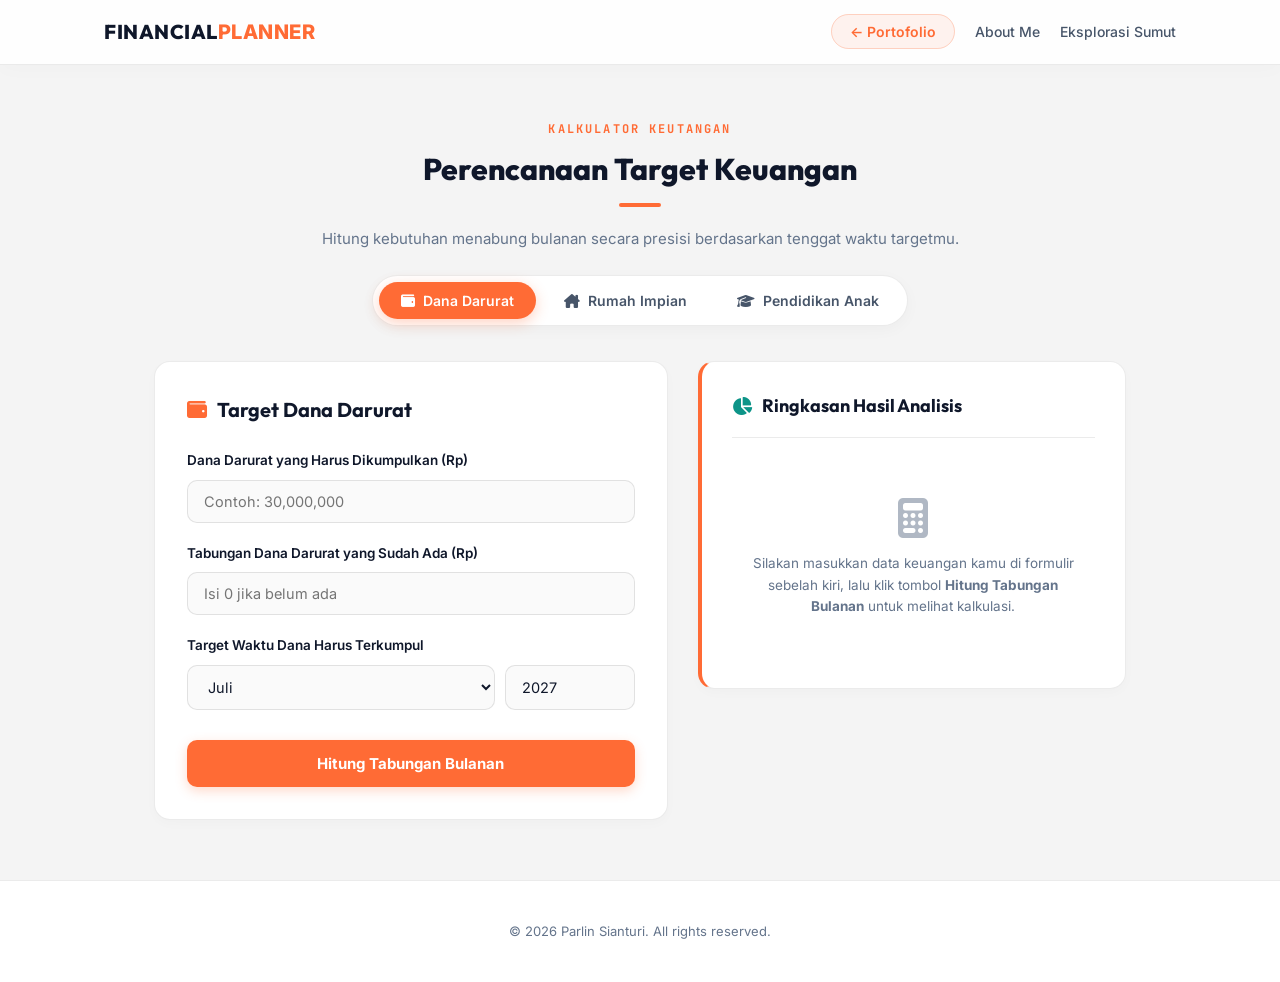
<file: pages/financial-planner.html>
<!DOCTYPE html>
<html lang="id">
<head>
    <meta charset="UTF-8">
    <meta name="viewport" content="width=device-width, initial-scale=1.0">
    <title>Portofolio | Financial Planner App</title>
    
    <!-- Google Fonts: Inter, Outfit, & JetBrains Mono -->
    <link rel="preconnect" href="https://fonts.googleapis.com">
    <link rel="preconnect" href="https://fonts.gstatic.com" crossorigin>
    <link href="https://fonts.googleapis.com/css2?family=Inter:wght@400;500;600;700&family=JetBrains+Mono:wght@500;600;700&family=Outfit:wght@600;700;800&display=swap" rel="stylesheet">
    
    <!-- Font Awesome Icons -->
    <link rel="stylesheet" href="https://cdnjs.cloudflare.com/ajax/libs/font-awesome/6.4.2/css/all.min.css">
    
    <!-- Custom Stylesheet -->
    <link rel="stylesheet" href="../css/financial-planner.css">
</head>
<body>

    <!-- Header Navigation -->
    <header>
        <div class="header-container">
            <div class="logo">
                <h1>FINANCIAL<span>PLANNER</span></h1>
            </div>
            <nav class="nav-desktop">
                <ul class="nav-links">
                    <li><a href="../index.html" class="nav-item btn-back-pill">&larr; Portofolio</a></li>
                    <li><a href="../about.html" class="nav-item">About Me</a></li>
                    <li><a href="sejarah.html" class="nav-item">Eksplorasi Sumut</a></li>
                </ul>
            </nav>
        </div>
    </header>

    <main class="planner-wrapper">
        
        <!-- Header Dashboard -->
        <section class="dashboard-header">
            <span class="section-title">KALKULATOR KEUTANGAN</span>
            <h2>Perencanaan Target Keuangan</h2>
            <div class="title-line-orange"></div>
            <p>Hitung kebutuhan menabung bulanan secara presisi berdasarkan tenggat waktu targetmu.</p>
            
            <div class="tab-menu-container">
                <button class="tab-btn active" data-tab="tab-emergency">
                    <i class="fa-solid fa-wallet"></i> Dana Darurat
                </button>
                <button class="tab-btn" data-tab="tab-house">
                    <i class="fa-solid fa-house-chimney"></i> Rumah Impian
                </button>
                <button class="tab-btn" data-tab="tab-education">
                    <i class="fa-solid fa-graduation-cap"></i> Pendidikan Anak
                </button>
            </div>
        </section>

        <!-- Grid Utama Formulir & Hasil -->
        <section class="planner-grid">
            
            <!-- Kolom Form Input (Kiri) -->
            <div class="form-container">

                <!-- Tab 1: Dana Darurat -->
                <div id="tab-emergency" class="tab-content active">
                    <h3><i class="fa-solid fa-wallet"></i> Target Dana Darurat</h3>
                    <div class="input-group">
                        <label for="emergency-target">Dana Darurat yang Harus Dikumpulkan (Rp)</label>
                        <input type="text" id="emergency-target" class="input-nominal" placeholder="Contoh: 30,000,000">
                    </div>
                    <div class="input-group">
                        <label for="emergency-saved">Tabungan Dana Darurat yang Sudah Ada (Rp)</label>
                        <input type="text" id="emergency-saved" class="input-nominal" placeholder="Isi 0 jika belum ada">
                    </div>
                    <div class="input-group">
                        <label>Target Waktu Dana Harus Terkumpul</label>
                        <div class="date-select-group">
                            <select id="emergency-month">
                                <option value="0">Januari</option><option value="1">Februari</option>
                                <option value="2">Maret</option><option value="3">April</option>
                                <option value="4">Mei</option><option value="5">Juni</option>
                                <option value="6" selected>Juli</option><option value="7">Agustus</option>
                                <option value="8">September</option><option value="9">Oktober</option>
                                <option value="10">November</option><option value="11">Desember</option>
                            </select>
                            <input type="number" id="emergency-year" value="2027" min="2026" class="input-year">
                        </div>
                    </div>
                    <button id="btn-calc-emergency" class="btn-primary">Hitung Tabungan Bulanan</button>
                </div>

                <!-- Tab 2: DP Rumah -->
                <div id="tab-house" class="tab-content">
                    <h3><i class="fa-solid fa-house-chimney"></i> Target DP Rumah Impian</h3>
                    <div class="input-group">
                        <label for="house-target">Target DP Rumah yang Harus Dikumpulkan (Rp)</label>
                        <input type="text" id="house-target" class="input-nominal" placeholder="Contoh: 100,000,000">
                    </div>
                    <div class="input-group">
                        <label for="house-saved">Tabungan Rumah yang Sudah Ada (Rp)</label>
                        <input type="text" id="house-saved" class="input-nominal" placeholder="Isi 0 jika baru mau mulai">
                    </div>
                    <div class="input-group">
                        <label>Target Waktu Pembayaran DP Rumah</label>
                        <div class="date-select-group">
                            <select id="house-month">
                                <option value="0">Januari</option><option value="1">Februari</option>
                                <option value="2">Maret</option><option value="3">April</option>
                                <option value="4">Mei</option><option value="5">Juni</option>
                                <option value="6" selected>Juli</option><option value="7">Agustus</option>
                                <option value="8">September</option><option value="9">Oktober</option>
                                <option value="10">November</option><option value="11">Desember</option>
                            </select>
                            <input type="number" id="house-year" value="2027" min="2026" class="input-year">
                        </div>
                    </div>
                    <button id="btn-calc-house" class="btn-primary">Hitung Tabungan Bulanan</button>
                </div>

                <!-- Tab 3: Pendidikan Anak -->
                <div id="tab-education" class="tab-content">
                    <h3><i class="fa-solid fa-graduation-cap"></i> Target Dana Pendidikan</h3>
                    <div class="input-group">
                        <label for="edu-target">Budget Dana Sekolah yang Harus Dikumpulkan (Rp)</label>
                        <input type="text" id="edu-target" class="input-nominal" placeholder="Contoh: 40,000,000">
                    </div>
                    <div class="input-group">
                        <label for="edu-saved">Tabungan Sekolah yang Sudah Ada (Rp)</label>
                        <input type="text" id="edu-saved" class="input-nominal" placeholder="Contoh: 25,000,000">
                    </div>
                    <div class="input-group">
                        <label>Target Waktu Anak Masuk Sekolah</label>
                        <div class="date-select-group">
                            <select id="edu-month">
                                <option value="0">Januari</option><option value="1">Februari</option>
                                <option value="2">Maret</option><option value="3">April</option>
                                <option value="4">Mei</option><option value="5">Juni</option>
                                <option value="6" selected>Juli</option><option value="7">Agustus</option>
                                <option value="8">September</option><option value="9">Oktober</option>
                                <option value="10">November</option><option value="11">Desember</option>
                            </select>
                            <input type="number" id="edu-year" value="2027" min="2026" class="input-year">
                        </div>
                    </div>
                    <button id="btn-calc-edu" class="btn-primary">Hitung Tabungan Bulanan</button>
                </div>

            </div>

            <!-- Kolom Hasil Analisis (Kanan) -->
            <div class="result-showcase">
                <div class="result-card">
                    <h4><i class="fa-solid fa-chart-pie"></i> Ringkasan Hasil Analisis</h4>
                    <div class="divider"></div>
                    
                    <div id="result-display-area" class="result-display-area">
                        <div class="empty-state">
                            <i class="fa-solid fa-calculator"></i>
                            <p>Silakan masukkan data keuangan kamu di formulir sebelah kiri, lalu klik tombol <strong>Hitung Tabungan Bulanan</strong> untuk melihat kalkulasi.</p>
                        </div>
                    </div>
                </div>
            </div>

        </section>
    </main>

    <footer>
        <p>&copy; 2026 Parlin Sianturi. All rights reserved.</p>
    </footer>

    <script src="../js/financial-planner.js"></script>
</body>
</html>
</file>
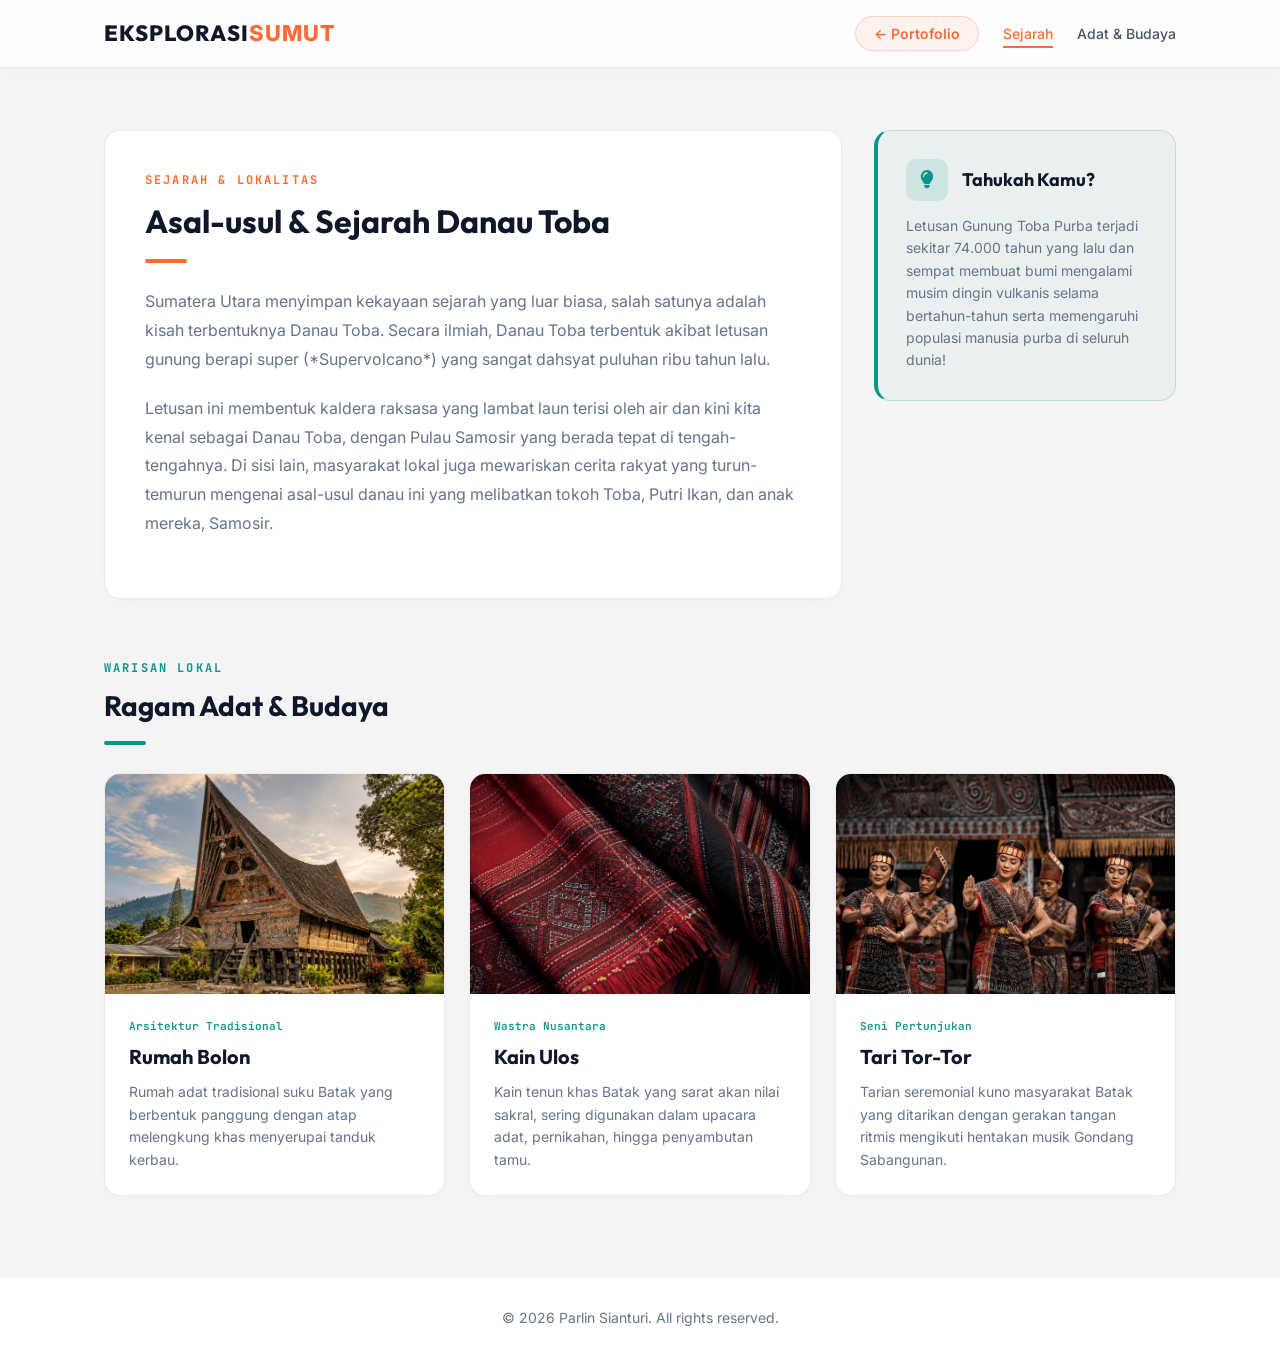
<file: pages/sejarah.html>
<!DOCTYPE html>
<html lang="id">
<head>
    <meta charset="UTF-8">
    <meta name="viewport" content="width=device-width, initial-scale=1.0">
    <title>Eksplorasi Sumut | Sejarah & Asal-usul</title>
    
    <!-- Google Fonts: Inter, Outfit, & JetBrains Mono (Selaras dengan Halaman Utama) -->
    <link rel="preconnect" href="https://fonts.googleapis.com">
    <link rel="preconnect" href="https://fonts.gstatic.com" crossorigin>
    <link href="https://fonts.googleapis.com/css2?family=Inter:wght@400;500;600;700&family=JetBrains+Mono:wght@500;600;700&family=Outfit:wght@600;700;800&display=swap" rel="stylesheet">
    
    <!-- Font Awesome Icons -->
    <link rel="stylesheet" href="https://cdnjs.cloudflare.com/ajax/libs/font-awesome/6.4.2/css/all.min.css">
    
    <!-- Custom Stylesheet -->
    <link rel="stylesheet" href="../css/sejarah.css">
</head>
<body>
    <!-- Page Loader -->
    <div id="page-loader" class="page-loader">
        <div class="spinner-container">
            <div class="premium-spinner"></div>
            <p class="loader-text">Memuat Eksplorasi...</p>
        </div>
    </div>

    <!-- Header Navigation -->
    <header id="header">
        <div class="header-container">
            <div class="logo">
                <h1>EKSPLORASI<span>SUMUT</span></h1>
            </div>
            
            <button id="hamburger-sejarah-btn" class="hamburger-sejarah" aria-label="Buka Menu">
                <i class="fa-solid fa-bars"></i>
            </button>

            <nav class="nav-desktop">
                <ul class="nav-links">
                    <li><a href="../index.html" class="nav-item btn-back-pill">&larr; Portofolio</a></li>
                    <li><a href="sejarah.html" class="nav-item active">Sejarah</a></li>
                    <li><a href="#adat-budaya" class="nav-item">Adat & Budaya</a></li>
                </ul>
            </nav>
        </div>

        <div id="mobile-menu-sejarah" class="mobile-menu-sejarah">
            <ul>
                <li><a href="../index.html">&larr; Kembali ke Portofolio</a></li>
                <li><a href="sejarah.html" class="active">Sejarah</a></li>
                <li><a href="#adat-budaya">Adat & Budaya</a></li>
            </ul>
        </div>
    </header>

    <main class="main-content-wrapper">
        <!-- Article Section -->
        <article class="history-article">
            <span class="section-title">SEJARAH & LOKALITAS</span>
            <h1>Asal-usul & Sejarah Danau Toba</h1>
            <div class="title-line-orange"></div>
            
            <p>
                Sumatera Utara menyimpan kekayaan sejarah yang luar biasa, salah satunya adalah kisah terbentuknya Danau Toba. Secara ilmiah, Danau Toba terbentuk akibat letusan gunung berapi super (*Supervolcano*) yang sangat dahsyat puluhan ribu tahun lalu.
            </p>

            <p>
                Letusan ini membentuk kaldera raksasa yang lambat laun terisi oleh air dan kini kita kenal sebagai Danau Toba, dengan Pulau Samosir yang berada tepat di tengah-tengahnya. Di sisi lain, masyarakat lokal juga mewariskan cerita rakyat yang turun-temurun mengenai asal-usul danau ini yang melibatkan tokoh Toba, Putri Ikan, dan anak mereka, Samosir.
            </p>
        </article>

        <!-- Trivia Aside Box -->
        <aside class="trivia-box">
            <div class="trivia-header">
                <div class="card-icon-box cyan"><i class="fa-solid fa-lightbulb"></i></div>
                <h3>Tahukah Kamu?</h3>
            </div>
            <p>
                Letusan Gunung Toba Purba terjadi sekitar 74.000 tahun yang lalu dan sempat membuat bumi mengalami musim dingin vulkanis selama bertahun-tahun serta memengaruhi populasi manusia purba di seluruh dunia!
            </p>
        </aside>
    </main>

    <!-- Adat & Budaya Section -->
    <section id="adat-budaya" class="culture-section">
        <div class="culture-container">
            <div class="culture-header">
                <span class="section-title title-cyan">WARISAN LOKAL</span>
                <h2>Ragam Adat & Budaya</h2>
                <div class="title-line-cyan"></div>
            </div>

            <div class="culture-grid">
                <div class="culture-card">
                    <div class="culture-img-wrapper">
                        <img src="../images/culture/budaya-1.png" alt="Rumah Bolon" class="culture-img">
                    </div>
                    <div class="culture-info">
                        <span class="tech-tag">Arsitektur Tradisional</span>
                        <h3>Rumah Bolon</h3>
                        <p>
                            Rumah adat tradisional suku Batak yang berbentuk panggung dengan atap melengkung khas menyerupai tanduk kerbau.
                        </p>
                    </div>
                </div>

                <div class="culture-card">
                    <div class="culture-img-wrapper">
                        <img src="../images/culture/budaya-2.png" alt="Kain Ulos" class="culture-img">
                    </div>
                    <div class="culture-info">
                        <span class="tech-tag">Wastra Nusantara</span>
                        <h3>Kain Ulos</h3>
                        <p>
                            Kain tenun khas Batak yang sarat akan nilai sakral, sering digunakan dalam upacara adat, pernikahan, hingga penyambutan tamu.
                        </p>
                    </div>
                </div>

                <div class="culture-card">
                    <div class="culture-img-wrapper">
                        <img src="../images/culture/budaya-3.png" alt="Tari Tor-Tor" class="culture-img">
                    </div>
                    <div class="culture-info">
                        <span class="tech-tag">Seni Pertunjukan</span>
                        <h3>Tari Tor-Tor</h3>
                        <p>
                            Tarian seremonial kuno masyarakat Batak yang ditarikan dengan gerakan tangan ritmis mengikuti hentakan musik Gondang Sabangunan.
                        </p>
                    </div>
                </div>
            </div>
        </div>
    </section>

    <!-- Footer -->
    <footer>
        <p>&copy; 2026 Parlin Sianturi. All rights reserved.</p>
    </footer>

    <!-- Back to Top Button -->
    <button id="back-to-top-btn" class="back-to-top" aria-label="Kembali ke Atas">
        <i class="fa-solid fa-arrow-up"></i>
    </button>

    <script src="../js/sejarah.js"></script>
</body>
</html>
</file>
<file: css/styles.css>
/* ==========================================================================
   1. RESET, CSS VARIABLES & TYPOGRAPHY SELARAS CV
   ========================================================================== */
:root {
    --bg-main: #f4f4f4;
    --bg-section: #ffffff;
    --bg-card: #ffffff;
    --border-subtle: rgba(0, 0, 0, 0.08);
    --text-white: #0f172a;
    --text-muted: #475569;
    --text-sub: #64748b;
    --accent-orange: #ff6b35;
    --accent-cyan: #0d9488;
    --font-heading: 'Outfit', sans-serif;
    --font-mono: 'JetBrains Mono', monospace;
    --font-body: 'Inter', sans-serif;
}

* {
    margin: 0;
    padding: 0;
    box-sizing: border-box;
}

html {
    scroll-behavior: smooth;
}

body {
    font-family: var(--font-body);
    background-color: var(--bg-main);
    color: var(--text-muted);
    line-height: 1.6;
    overflow-x: hidden;
}

/* Sub-heading Aksen seperti pada Halaman CV */
.section-title {
    font-family: var(--font-mono);
    font-size: 12px;
    color: var(--accent-orange);
    font-weight: 700;
    letter-spacing: 0.18em;
    text-transform: uppercase;
    display: block;
    margin-bottom: 6px;
}

.section-title.title-cyan {
    color: var(--accent-cyan);
}

.title-line-orange {
    width: 42px;
    height: 4px;
    background-color: var(--accent-orange);
    border-radius: 2px;
    margin: 12px auto 28px;
}

.title-line-cyan {
    width: 42px;
    height: 4px;
    background-color: var(--accent-cyan);
    border-radius: 2px;
    margin: 12px auto 28px;
}

.accent-orange { color: var(--accent-orange); }
.icon-orange { color: var(--accent-orange); }
.icon-cyan { color: var(--accent-cyan); }

/* ==========================================================================
   2. HEADER & NAVBAR
   ========================================================================== */
header {
    position: fixed;
    top: 0;
    width: 100%;
    background-color: rgba(255, 255, 255, 0.85);
    backdrop-filter: blur(14px);
    border-bottom: 1px solid var(--border-subtle);
    z-index: 1000;
    transition: all 0.3s ease;
}

.header-container {
    max-width: 1200px;
    margin: 0 auto;
    padding: 16px 5%;
    display: flex;
    justify-content: space-between;
    align-items: center;
}

header.scrolled {
    background-color: rgba(255, 255, 255, 0.96);
    box-shadow: 0 4px 20px rgba(0, 0, 0, 0.05);
}

.logo {
    text-decoration: none;
}

.logo h1 {
    font-family: var(--font-heading);
    font-size: 22px;
    color: var(--text-white);
    letter-spacing: 1px;
}

.logo span {
    color: var(--accent-orange);
}

.logo p {
    font-family: var(--font-mono);
    font-size: 11px;
    color: var(--text-sub);
    letter-spacing: 1px;
}

.nav-links {
    display: flex;
    align-items: center;
    gap: 24px;
    list-style: none;
}

.nav-links a {
    text-decoration: none;
    color: var(--text-muted);
    font-weight: 500;
    font-size: 14px;
    transition: color 0.3s ease;
}

.nav-links a:hover,
.nav-links a.active {
    color: var(--accent-orange);
}

.btn-cv-pill {
    background-color: rgba(255, 107, 53, 0.1);
    color: var(--accent-orange) !important;
    border: 1px solid rgba(255, 107, 53, 0.3);
    padding: 8px 18px;
    border-radius: 50px;
    font-weight: 600 !important;
}

.btn-cv-pill:hover {
    background-color: var(--accent-orange);
    color: #fff !important;
}

.hamburger {
    display: none;
    background: none;
    border: none;
    font-size: 22px;
    color: var(--text-white);
    cursor: pointer;
}

.mobile-menu {
    display: none;
    background-color: #ffffff;
    border-top: 1px solid var(--border-subtle);
    padding: 10px 5%;
}

.mobile-menu ul { list-style: none; }
.mobile-menu ul li a {
    display: block;
    padding: 12px 0;
    text-decoration: none;
    color: var(--text-white);
    font-weight: 600;
}

/* ==========================================================================
   3. HERO SECTION
   ========================================================================== */
.hero {
    min-height: 85vh;
    display: flex;
    align-items: center;
    padding: 140px 5% 60px;
    max-width: 1200px;
    margin: 0 auto;
    gap: 40px;
}

.hero-content {
    flex: 1.2;
}

.role-badge {
    font-family: var(--font-mono);
    font-size: 11px;
    font-weight: 700;
    text-transform: uppercase;
    letter-spacing: 1.5px;
    color: var(--accent-cyan);
    padding: 6px 14px;
    background-color: rgba(13, 148, 136, 0.08);
    border: 1px solid rgba(13, 148, 136, 0.25);
    border-radius: 50px;
    display: inline-block;
    margin-bottom: 20px;
}

.hero h1 {
    font-family: var(--font-heading);
    font-size: 48px;
    line-height: 1.15;
    color: var(--text-white);
    margin-bottom: 20px;
}

.hero p {
    font-size: 17px;
    color: var(--text-sub);
    margin-bottom: 32px;
    max-width: 520px;
}

.hero-actions {
    display: flex;
    gap: 14px;
    flex-wrap: wrap;
}

.btn-pill-orange {
    background-color: var(--accent-orange);
    color: #ffffff !important;
    padding: 12px 26px;
    border-radius: 50px;
    font-weight: 600;
    text-decoration: none;
    font-size: 14px;
    border: none;
    cursor: pointer;
    box-shadow: 0 4px 15px rgba(255, 107, 53, 0.25);
    transition: all 0.3s ease;
}

.btn-pill-orange:hover {
    transform: translateY(-2px);
    box-shadow: 0 6px 20px rgba(255, 107, 53, 0.35);
}

.btn-pill-dark {
    background-color: #e2e8f0;
    color: var(--text-white) !important;
    border: 1px solid var(--border-subtle);
    padding: 12px 26px;
    border-radius: 50px;
    font-weight: 600;
    text-decoration: none;
    font-size: 14px;
    transition: all 0.3s ease;
}

.btn-pill-dark:hover {
    background-color: #cbd5e1;
}

.hero-image {
    flex: 0.8;
    display: flex;
    justify-content: center;
}

.img-frame {
    width: 280px;
    height: 280px;
    border-radius: 50%;
    padding: 6px;
    border: 2px dashed var(--accent-orange);
}

.profile-img {
    width: 100%;
    height: 100%;
    border-radius: 50%;
    object-fit: cover;
}

/* ==========================================================================
   4. KARTU SEKSI (ABOUT, PROJECT, CONTACT)
   ========================================================================== */
.about-section, .project-section, .contact-section {
    padding: 80px 5%;
    background-color: var(--bg-section);
    border-top: 1px solid var(--border-subtle);
}

.project-section { background-color: var(--bg-main); }

.about-container, .project-container, .contact-container {
    max-width: 1100px;
    margin: 0 auto;
}

.about-header, .project-header, .contact-header {
    text-align: center;
    margin-bottom: 40px;
}

.about-header h2, .project-header h2, .contact-header h2 {
    font-family: var(--font-heading);
    font-size: 32px;
    color: var(--text-white);
}

.about-grid, .project-grid {
    display: grid;
    grid-template-columns: repeat(auto-fit, minmax(280px, 1fr));
    gap: 24px;
}

.about-item, .project-item {
    background-color: var(--bg-card);
    border: 1px solid var(--border-subtle);
    border-radius: 16px;
    padding: 30px;
    display: flex;
    flex-direction: column;
    align-items: flex-start;
    transition: all 0.3s ease;
    box-shadow: 0 4px 12px rgba(0, 0, 0, 0.02);
}

.about-item:hover, .project-item:hover {
    transform: translateY(-4px);
    border-color: rgba(13, 148, 136, 0.3);
    box-shadow: 0 10px 25px rgba(0, 0, 0, 0.06);
}

.card-icon-box {
    width: 48px;
    height: 48px;
    border-radius: 12px;
    display: flex;
    align-items: center;
    justify-content: center;
    font-size: 20px;
    margin-bottom: 20px;
}

.card-icon-box.orange {
    background-color: rgba(255, 107, 53, 0.08);
    color: var(--accent-orange);
    border: 1px solid rgba(255, 107, 53, 0.2);
}

.card-icon-box.cyan {
    background-color: rgba(13, 148, 136, 0.08);
    color: var(--accent-cyan);
    border: 1px solid rgba(13, 148, 136, 0.2);
}

.about-item h3, .project-item h3 {
    font-family: var(--font-heading);
    font-size: 20px;
    color: var(--text-white);
    margin-bottom: 8px;
}

.about-item p, .project-item p {
    font-size: 14px;
    color: var(--text-sub);
    margin-bottom: 20px;
}

.tech-tag {
    font-family: var(--font-mono);
    font-size: 11px;
    color: var(--accent-cyan);
    font-weight: 600;
    margin-bottom: 10px;
}

.view-link {
    font-family: var(--font-mono);
    font-size: 13px;
    font-weight: 700;
    color: var(--text-white);
    text-decoration: none;
    background: none;
    border: none;
    cursor: pointer;
    margin-top: auto;
    transition: color 0.2s;
}

.view-link:hover { color: var(--accent-orange); }

.view-link.disabled {
    color: var(--text-sub);
    cursor: not-allowed;
    font-style: italic;
    pointer-events: none;
}

/* ==========================================================================
   5. CONTACT SECTION & FORM
   ========================================================================== */
.contact-grid {
    display: grid;
    grid-template-columns: 1fr 1.5fr;
    gap: 40px;
}

.contact-info {
    display: flex;
    flex-direction: column;
    gap: 20px;
}

.contact-item {
    display: flex;
    align-items: center;
    gap: 16px;
    background-color: var(--bg-card);
    padding: 16px;
    border-radius: 12px;
    border: 1px solid var(--border-subtle);
}

.contact-icon {
    width: 42px;
    height: 42px;
    border-radius: 10px;
    background-color: rgba(255, 107, 53, 0.08);
    color: var(--accent-orange);
    display: flex;
    align-items: center;
    justify-content: center;
}

.contact-detail h4 {
    font-size: 14px;
    color: var(--text-white);
}

.contact-detail p {
    font-size: 13px;
    color: var(--text-sub);
}

.contact-link {
    color: var(--text-sub);
    text-decoration: none;
    transition: color 0.2s ease;
}

.contact-link:hover {
    color: var(--accent-orange);
    text-decoration: underline;
}

.contact-form {
    display: flex;
    flex-direction: column;
    gap: 16px;
}

.form-group label {
    font-size: 13px;
    font-weight: 600;
    color: var(--text-white);
    margin-bottom: 6px;
    display: block;
}

.form-group input, .form-group textarea {
    width: 100%;
    padding: 12px 16px;
    border-radius: 10px;
    border: 1px solid var(--border-subtle);
    background-color: #fafafa;
    font-family: var(--font-body);
    font-size: 14px;
    outline: none;
}

.form-group input:focus, .form-group textarea:focus {
    border-color: var(--accent-orange);
    background-color: #fff;
}

.full-width { width: 100%; }

/* Status pengiriman form kontak (sukses / error / loading) */
.form-status {
    font-size: 13px;
    font-weight: 600;
    min-height: 18px;
    margin-top: -4px;
}

.form-status.success { color: var(--accent-cyan); }
.form-status.error   { color: #dc2626; }
.form-status.loading { color: var(--text-sub); font-weight: 500; }

/* ==========================================================================
   6. MODAL STYLES (PENDIDIKAN & PENGALAMAN)
   ========================================================================== */
.modal-overlay {
    position: fixed;
    top: 0; left: 0; width: 100%; height: 100%;
    background-color: rgba(15, 23, 42, 0.6);
    backdrop-filter: blur(4px);
    z-index: 2000;
    display: flex; align-items: center; justify-content: center;
    opacity: 1; transition: opacity 0.3s ease;
}

.modal-overlay.hidden { opacity: 0; pointer-events: none; }

.modal-box {
    background-color: #ffffff;
    border-radius: 16px;
    width: 90%; max-width: 520px; max-height: 85vh;
    overflow-y: auto;
    box-shadow: 0 20px 50px rgba(0, 0, 0, 0.15);
}

.modal-header {
    padding: 20px 24px;
    border-bottom: 1px solid var(--border-subtle);
    display: flex; justify-content: space-between; align-items: flex-start;
}

.modal-title-group h2 {
    font-family: var(--font-heading);
    font-size: 20px; color: var(--text-white);
}

.modal-close-btn {
    background: none; border: none; font-size: 18px; color: var(--text-sub); cursor: pointer;
}

.modal-body { padding: 24px; }

/* Timeline & Accordion Mini Styles */
.edu-timeline { border-left: 2px solid #cbd5e1; padding-left: 20px; position: relative; }
.edu-item { position: relative; margin-bottom: 20px; }
.edu-dot {
    position: absolute; left: -26px; top: 4px;
    width: 10px; height: 10px; border-radius: 50%; background-color: var(--accent-cyan);
}
.edu-item.latest .edu-dot { background-color: var(--accent-orange); }

.acc-item { border: 1px solid var(--border-subtle); border-radius: 10px; margin-bottom: 10px; }
.acc-trigger {
    width: 100%; padding: 14px; background: none; border: none;
    display: flex; align-items: center; gap: 12px; cursor: pointer; text-align: left;
}
.acc-avatar {
    width: 36px; height: 36px; border-radius: 8px; font-weight: 700;
    display: flex; align-items: center; justify-content: center; font-size: 12px;
}
.avatar-orange { background: rgba(255, 107, 53, 0.1); color: var(--accent-orange); }
.avatar-cyan { background: rgba(13, 148, 136, 0.1); color: var(--accent-cyan); }

.acc-main { flex: 1; }
.acc-company { font-weight: 600; color: var(--text-white); font-size: 14px; }
.acc-role { font-size: 12px; color: var(--text-sub); }
.acc-badge-active {
    font-size: 10px; padding: 2px 8px; border-radius: 20px;
    background: rgba(16, 185, 129, 0.1); color: #10b981; font-weight: 700;
}

.acc-body { max-height: 0; overflow: hidden; transition: max-height 0.3s ease; padding: 0 14px; }
.acc-body.open { max-height: 200px; padding: 0 14px 14px; }
.acc-desc { font-size: 13px; color: var(--text-sub); line-height: 1.5; }

/* ==========================================================================
   7. FOOTER & ANIMASI REVEAL
   ========================================================================== */
footer {
    padding: 40px 5%; background-color: #ffffff; text-align: center;
    border-top: 1px solid var(--border-subtle); font-size: 14px; color: var(--text-sub);
}

.social-links { display: flex; justify-content: center; gap: 16px; margin-top: 14px; }
.social-links a { color: var(--text-sub); font-size: 20px; transition: color 0.2s; }
.social-links a:hover { color: var(--accent-orange); }

.reveal { opacity: 0; transform: translateY(30px); transition: all 0.6s ease; }
.reveal.visible { opacity: 1; transform: translateY(0); }
.reveal-delay-1 { transition-delay: 0.1s; }
.reveal-delay-2 { transition-delay: 0.2s; }

@media (max-width: 768px) {
    .hamburger { display: block; }
    .nav-links { display: none; }
    .mobile-menu.open { display: block; }
    .hero { flex-direction: column; text-align: center; padding-top: 110px; }
    .hero-actions { justify-content: center; }
    .contact-grid { grid-template-columns: 1fr; }
}
</file>
<file: css/about.css>
/* ==========================================================================
   1. VARIABLES SISTEM & TOKENS VISUAL
   ========================================================================== */
:root {
    --bg-main: #f4f4f4;
    --bg-section: #ffffff;
    --bg-card: #ffffff;
    --border-subtle: rgba(0, 0, 0, 0.08);
    --text-dark: #0f172a;
    --text-muted: #475569;
    --text-sub: #64748b;
    --accent-orange: #ff6b35;
    --accent-cyan: #0d9488;
    --font-heading: 'Outfit', sans-serif;
    --font-mono: 'JetBrains Mono', monospace;
    --font-body: 'Inter', sans-serif;
}

* {
    margin: 0;
    padding: 0;
    box-sizing: border-box;
    font-family: var(--font-body);
}

body {
    background-color: var(--bg-main);
    color: var(--text-muted);
    line-height: 1.6;
    overflow-x: hidden;
}

/* Sub-heading Mono & Garis Dekorasi */
.section-subtitle {
    font-family: var(--font-mono);
    font-size: 12px;
    color: var(--accent-orange);
    font-weight: 700;
    letter-spacing: 0.18em;
    text-transform: uppercase;
    display: block;
    margin-bottom: 6px;
}

.title-line-orange {
    width: 44px;
    height: 4px;
    background-color: var(--accent-orange);
    border-radius: 2px;
    margin: 10px auto 0 auto;
}

.title-line-orange.left {
    margin: 10px 0 20px 0;
}

/* ==========================================================================
   2. HEADER & NAVIGASI GLASSMORPHISM
   ========================================================================== */
header {
    position: fixed;
    top: 0;
    left: 0;
    width: 100%;
    z-index: 1000;
    background-color: rgba(255, 255, 255, 0.85);
    backdrop-filter: blur(14px);
    -webkit-backdrop-filter: blur(14px);
    border-bottom: 1px solid var(--border-subtle);
    box-shadow: 0 4px 20px rgba(0, 0, 0, 0.02);
}

.header-container {
    max-width: 1200px;
    margin: 0 auto;
    padding: 16px 5%;
    display: flex;
    justify-content: space-between;
    align-items: center;
}

.logo {
    text-decoration: none;
}

.logo h1 {
    font-family: var(--font-heading);
    font-size: 22px;
    font-weight: 800;
    color: var(--text-dark);
    letter-spacing: 0.5px;
}

.logo h1 span {
    color: var(--accent-orange);
}

.logo p {
    font-family: var(--font-mono);
    font-size: 11px;
    color: var(--text-sub);
    text-transform: uppercase;
    margin-top: 1px;
    letter-spacing: 1px;
}

.nav-links {
    display: flex;
    align-items: center;
    gap: 22px;
    list-style: none;
}

.nav-item {
    text-decoration: none;
    color: var(--text-muted);
    font-weight: 500;
    font-size: 14px;
    transition: color 0.3s ease;
}

.nav-item:hover {
    color: var(--accent-orange);
}

.btn-cta {
    text-decoration: none;
    background-color: var(--accent-orange);
    color: #ffffff;
    padding: 9px 20px;
    border-radius: 50px;
    font-weight: 600;
    font-size: 14px;
    transition: all 0.3s ease;
    box-shadow: 0 4px 12px rgba(255, 107, 53, 0.25);
}

.btn-cta:hover {
    background-color: #e55a2b;
    transform: translateY(-2px);
    box-shadow: 0 6px 16px rgba(255, 107, 53, 0.35);
}

/* Navigasi Mobile Hamburger */
.hamburger-about {
    display: none;
    background: none;
    border: none;
    font-size: 22px;
    color: var(--text-dark);
    cursor: pointer;
    padding: 4px 8px;
    transition: color 0.3s;
}

.hamburger-about:hover {
    color: var(--accent-orange);
}

.mobile-menu-about {
    display: none;
    background-color: rgba(255, 255, 255, 0.98);
    border-top: 1px solid var(--border-subtle);
    padding: 10px 0;
}

.mobile-menu-about ul {
    list-style: none;
    padding: 0 5%;
}

.mobile-menu-about ul li {
    border-bottom: 1px solid var(--border-subtle);
}

.mobile-menu-about ul li a {
    display: block;
    padding: 14px 0;
    text-decoration: none;
    color: var(--text-dark);
    font-weight: 600;
    font-size: 15px;
    transition: color 0.3s, padding-left 0.3s;
}

.mobile-menu-about ul li a:hover {
    color: var(--accent-orange);
    padding-left: 8px;
}

/* ==========================================================================
   3. HERO SECTION
   ========================================================================== */
.hero-section {
    min-height: 85vh;
    padding: 160px 5% 70px;
    background: radial-gradient(circle at 85% 30%, rgba(255, 107, 53, 0.08) 0%, transparent 50%),
                radial-gradient(circle at 15% 70%, rgba(13, 148, 136, 0.06) 0%, transparent 50%);
    display: flex;
    align-items: center;
}

.hero-container {
    max-width: 1100px;
    margin: 0 auto;
    display: flex;
    align-items: center;
    gap: 60px;
}

.hero-content {
    flex: 1.2;
}

.hero-tagline {
    font-family: var(--font-mono);
    font-size: 12.5px;
    color: var(--accent-orange);
    font-weight: 700;
    letter-spacing: 0.18em;
    text-transform: uppercase;
    display: block;
    margin-bottom: 10px;
}

.hero-title {
    font-family: var(--font-heading);
    font-size: 42px;
    color: var(--text-dark);
    font-weight: 800;
    line-height: 1.2;
    margin-bottom: 20px;
}

.hero-title span {
    color: var(--accent-orange);
}

.hero-description {
    font-size: 16px;
    color: var(--text-muted);
    margin-bottom: 25px;
    text-align: justify;
}

.hero-quote {
    border-left: 4px solid var(--accent-cyan);
    padding-left: 18px;
    font-style: italic;
    color: var(--text-sub);
    font-size: 15px;
    background-color: rgba(13, 148, 136, 0.04);
    padding-top: 10px;
    padding-bottom: 10px;
    border-radius: 0 8px 8px 0;
}

.hero-image {
    flex: 0.8;
    display: flex;
    justify-content: center;
}

.profile-pic {
    width: 270px;
    height: 270px;
    border-radius: 50%;
    object-fit: cover;
    border: 4px solid var(--bg-card);
    outline: 3px solid var(--accent-orange);
    box-shadow: 0 12px 30px rgba(255, 107, 53, 0.2);
}

/* ==========================================================================
   4. ABOUT SECTION (MINAT & KARAKTER)
   ========================================================================== */
.about-section {
    padding: 90px 5%;
    background-color: var(--bg-section);
}

.about-container {
    max-width: 1100px;
    margin: 0 auto;
}

.about-header {
    text-align: center;
    margin-bottom: 50px;
}

.about-header h2 {
    font-family: var(--font-heading);
    font-size: 30px;
    font-weight: 800;
    color: var(--text-dark);
}

.about-grid {
    display: grid;
    grid-template-columns: repeat(auto-fit, minmax(280px, 1fr));
    gap: 30px;
}

.about-card {
    background: var(--bg-card);
    padding: 35px 25px;
    border-radius: 16px;
    border: 1px solid var(--border-subtle);
    text-align: center;
    transition: all 0.3s ease;
    box-shadow: 0 4px 12px rgba(0, 0, 0, 0.02);
}

.about-card:hover {
    transform: translateY(-6px);
    box-shadow: 0 12px 25px rgba(0, 0, 0, 0.06);
    border-color: rgba(255, 107, 53, 0.3);
}

.card-icon {
    width: 65px;
    height: 65px;
    background-color: rgba(13, 148, 136, 0.08);
    border-radius: 50%;
    display: flex;
    align-items: center;
    justify-content: center;
    margin: 0 auto 20px auto;
    font-size: 28px;
    color: var(--accent-cyan);
    transition: all 0.3s ease;
}

.about-card:hover .card-icon {
    background-color: var(--accent-orange);
    color: #ffffff;
}

.about-card h3 {
    font-family: var(--font-heading);
    font-size: 19px;
    font-weight: 700;
    margin-bottom: 12px;
    color: var(--text-dark);
}

.about-card p {
    font-size: 14.5px;
    color: var(--text-sub);
    text-align: justify;
}

/* ==========================================================================
   5. FAMILY SECTION
   ========================================================================== */
.family-section {
    padding: 90px 5%;
    background-color: var(--bg-main);
}

.family-container {
    max-width: 1100px;
    margin: 0 auto;
}

.family-content {
    display: flex;
    align-items: center;
    gap: 50px;
    background: var(--bg-card);
    padding: 50px;
    border-radius: 20px;
    border: 1px solid var(--border-subtle);
    box-shadow: 0 4px 20px rgba(0, 0, 0, 0.02);
}

.family-text {
    flex: 1.3;
}

.family-text h2 {
    font-family: var(--font-heading);
    font-size: 30px;
    font-weight: 800;
    color: var(--text-dark);
}

.family-text h3 {
    font-family: var(--font-heading);
    font-size: 20px;
    color: var(--accent-orange);
    margin-bottom: 15px;
    font-weight: 700;
}

.family-text p {
    font-size: 15.5px;
    color: var(--text-muted);
    margin-bottom: 15px;
    text-align: justify;
}

.family-image {
    flex: 0.8;
    display: flex;
    justify-content: center;
}

.family-wrapper {
    width: 270px;
    height: 270px;
    border-radius: 50%;
    overflow: hidden;
    border: 4px solid var(--bg-card);
    outline: 3px solid var(--accent-cyan);
    box-shadow: 0 12px 28px rgba(13, 148, 136, 0.18);
    transition: transform 0.4s ease;
}

.family-pic {
    width: 100%;
    height: 100%;
    object-fit: cover;
    transition: transform 0.5s ease;
}

.family-wrapper:hover {
    transform: translateY(-6px);
}

.family-wrapper:hover .family-pic {
    transform: scale(1.08);
}

/* ==========================================================================
   6. GALLERY SECTION
   ========================================================================== */
.gallery-section {
    padding: 90px 5%;
    background-color: var(--bg-section);
}

.gallery-container {
    max-width: 1100px;
    margin: 0 auto;
}

.gallery-header {
    text-align: center;
    margin-bottom: 50px;
}

.gallery-header h2 {
    font-family: var(--font-heading);
    font-size: 30px;
    font-weight: 800;
    color: var(--text-dark);
}

.gallery-intro {
    font-size: 15px;
    color: var(--text-sub);
    margin-top: 14px;
}

.gallery-grid {
    display: grid;
    grid-template-columns: repeat(auto-fit, minmax(300px, 1fr));
    gap: 30px;
}

.gallery-card {
    background: var(--bg-card);
    border-radius: 16px;
    border: 1px solid var(--border-subtle);
    overflow: hidden;
    transition: all 0.4s ease;
    box-shadow: 0 4px 12px rgba(0, 0, 0, 0.02);
}

.gallery-img-wrapper {
    width: 100%;
    height: 320px;
    overflow: hidden;
}

.gallery-img {
    width: 100%;
    height: 100%;
    object-fit: cover;
    object-position: center 20%;
    transition: transform 0.5s ease;
}

.gallery-info {
    padding: 22px 20px;
    text-align: left;
}

.gallery-info h3 {
    font-family: var(--font-heading);
    font-size: 19px;
    font-weight: 700;
    color: var(--text-dark);
    margin-bottom: 8px;
}

.gallery-info p {
    font-size: 14px;
    color: var(--text-sub);
    line-height: 1.5;
    text-align: justify;
}

.gallery-card:hover {
    transform: translateY(-6px);
    box-shadow: 0 15px 30px rgba(0, 0, 0, 0.08);
    border-color: rgba(255, 107, 53, 0.3);
}

.gallery-card:hover .gallery-img {
    transform: scale(1.06);
}

/* ==========================================================================
   7. FOOTER
   ========================================================================== */
footer {
    background-color: var(--bg-section);
    padding: 35px 20px;
    text-align: center;
    border-top: 1px solid var(--border-subtle);
    color: var(--text-sub);
    font-size: 13.5px;
}

/* ==========================================================================
   8. MEDIA QUERIES RESPONSIVE
   ========================================================================== */
@media (max-width: 768px) {
    .hamburger-about {
        display: block;
    }

    .nav-desktop {
        display: none;
    }

    .mobile-menu-about.open {
        display: block;
    }

    .header-container {
        flex-wrap: wrap;
    }

    .hero-container, .family-content {
        flex-direction: column;
        text-align: center;
    }

    .hero-title {
        font-size: 32px;
    }

    .hero-description, .family-text p {
        text-align: center;
    }

    .family-content {
        padding: 30px 20px;
    }

    .title-line-orange.left {
        margin: 10px auto 20px;
    }
}
</file>
<file: css/cv.css>
/* ==========================================================================
   1. RESET GLOBAL, VARIABEL TEMA & TYPOGRAPHY
   ========================================================================== */
:root {
    --bg-main: #f4f4f4;
    --bg-section: #ffffff;
    --bg-card: #ffffff;
    --border-subtle: rgba(0, 0, 0, 0.08);
    --text-white: #0f172a;
    --text-muted: #475569;
    --text-sub: #64748b;
    --accent-orange: #ff6b35;
    --accent-cyan: #0d9488;
    --font-heading: 'Outfit', sans-serif;
    --font-mono: 'JetBrains Mono', monospace;
    --font-body: 'Inter', 'Plus Jakarta Sans', sans-serif;
}

* {
    margin: 0;
    padding: 0;
    box-sizing: border-box;
}

html {
    scroll-behavior: smooth;
}

body {
    font-family: var(--font-body);
    background-color: var(--bg-main);
    color: #334155;
    overflow-x: hidden;
    line-height: 1.5;
}

.section-wrapper {
    max-width: 1300px;
    margin: 0 auto;
    padding: 0 40px;
}

/* Header Section & Warna Accents */
.section-title {
    font-family: var(--font-mono);
    font-size: 12px;
    color: var(--accent-orange);
    font-weight: 700;
    letter-spacing: 0.18em;
    margin: 0 0 10px 0;
    text-transform: uppercase;
}

.section-title.title-cyan {
    color: var(--accent-cyan);
}

h2, 
.about-heading-serif,
.skills-heading-serif,
.exp-heading-serif,
.project-heading-serif,
.portfolio-heading-serif,
.contact-heading-serif {
    font-family: var(--font-heading);
    font-size: 36px;
    font-weight: 700;
    color: var(--text-white);
    line-height: 1.15;
    margin: 0 0 16px 0;
}

/* Garis Underline Aksen */
.title-line-orange {
    width: 42px;
    height: 4px;
    background-color: var(--accent-orange);
    border-radius: 2px;
    margin-bottom: 28px;
}

.title-line-cyan {
    width: 42px;
    height: 4px;
    background-color: var(--accent-cyan);
    border-radius: 2px;
    margin-bottom: 28px;
}

.icon-orange {
    color: var(--accent-orange);
}

/* ==========================================================================
   1B. ANIMASI ENTRANCE HERO SECTION (Muncul Bertahap saat Halaman Dibuka)
   ========================================================================== */
@keyframes heroFadeUp {
    from {
        opacity: 0;
        transform: translateY(28px);
    }
    to {
        opacity: 1;
        transform: translateY(0);
    }
}

@keyframes heroFadeScale {
    from {
        opacity: 0;
        transform: scale(0.94);
    }
    to {
        opacity: 1;
        transform: scale(1);
    }
}

.hero-role-tag,
.hero-title-serif,
.hero-subtitle,
.hero-desc,
.hero-action-buttons,
.hero-connect-row,
.hero-col-center,
.orange-tag-label,
.expert-title,
.expert-desc,
.distinction-box-card,
.download-link-line {
    opacity: 0;
    animation: heroFadeUp 0.8s cubic-bezier(0.25, 0.8, 0.25, 1) forwards;
}

.hero-col-center {
    animation-name: heroFadeScale;
}

/* Urutan kemunculan: kolom kiri dulu, lalu foto, lalu kolom kanan */
.hero-role-tag       { animation-delay: 0.1s; }
.hero-title-serif    { animation-delay: 0.2s; }
.hero-subtitle       { animation-delay: 0.35s; }
.hero-desc           { animation-delay: 0.45s; }
.hero-action-buttons { animation-delay: 0.55s; }
.hero-connect-row    { animation-delay: 0.65s; }

.hero-col-center      { animation-delay: 0.35s; }

.orange-tag-label      { animation-delay: 0.45s; }
.expert-title           { animation-delay: 0.55s; }
.expert-desc            { animation-delay: 0.65s; }
.distinction-box-card   { animation-delay: 0.75s; }
.download-link-line     { animation-delay: 0.85s; }

/* Hormati preferensi pengguna yang mematikan animasi */
@media (prefers-reduced-motion: reduce) {
    .hero-role-tag,
    .hero-title-serif,
    .hero-subtitle,
    .hero-desc,
    .hero-action-buttons,
    .hero-connect-row,
    .hero-col-center,
    .orange-tag-label,
    .expert-title,
    .expert-desc,
    .distinction-box-card,
    .download-link-line {
        opacity: 1;
        animation: none;
        transform: none;
    }
}

/* ==========================================================================
   2. NAVIGASI UTAMA (NAVBAR)
   ========================================================================== */
.navbar {
    position: fixed;
    top: 0;
    left: 0;
    width: 100%;
    height: 80px;
    background-color: rgba(255, 255, 255, 0.90);
    backdrop-filter: blur(16px);
    display: flex;
    justify-content: space-between;
    align-items: center;
    padding: 0 50px;
    border-bottom: 1px solid rgba(0, 0, 0, 0.06);
    z-index: 2200;
}

.nav-brand-group {
    display: flex;
    align-items: center;
    gap: 18px;
}

.nav-logo {
    font-family: 'Inter', sans-serif;
    font-weight: 800;
    font-size: 20px;
    color: var(--text-white);
    letter-spacing: 1px;
    text-decoration: none;
    transition: all 0.3s ease;
}

.nav-logo:hover,
.nav-logo span {
    color: var(--accent-orange);
}

.nav-divider {
    width: 1px;
    height: 18px;
    background-color: rgba(0, 0, 0, 0.15);
}

.nav-email {
    font-family: var(--font-mono);
    font-size: 11px;
    color: var(--text-sub);
    letter-spacing: 1px;
    font-weight: 600;
}

.nav-right-group {
    display: flex;
    align-items: center;
    gap: 32px;
}

.nav-links {
    display: flex;
    align-items: center;
    gap: 24px;
}

.nav-links a {
    color: var(--text-muted);
    text-decoration: none;
    font-size: 14px;
    font-weight: 500;
    transition: color 0.2s;
}

.nav-links a:hover {
    color: var(--text-white);
}

.nav-back-link {
    display: inline-flex;
    align-items: center;
    gap: 6px;
    color: var(--accent-orange) !important;
    font-weight: 600 !important;
    padding-right: 16px;
    border-right: 1px solid var(--border-subtle, rgba(0,0,0,0.1));
}

.nav-toggle {
    display: inline-flex;
    align-items: center;
    justify-content: center;
    background: transparent;
    border: none;
    font-size: 22px;
    color: var(--text-white);
    cursor: pointer;
    z-index: 2100;
    position: relative;
}

/* ==========================================================================
   OVERLAY MENU FULLSCREEN (Mobile Hamburger)
   ========================================================================== */
.mobile-menu-overlay {
    position: fixed;
    top: 80px;
    left: 0;
    width: 100%;
    height: calc(100% - 80px);
    background-color: #0f172a;
    background-image: radial-gradient(circle at 80% 20%, rgba(255, 107, 53, 0.12) 0%, transparent 55%);
    z-index: 1500;
    display: flex;
    flex-direction: column;
    align-items: center;
    justify-content: center;
    gap: 28px;
    opacity: 0;
    visibility: hidden;
    transform: translateY(-12px);
    transition: opacity 0.35s ease, transform 0.35s ease, visibility 0.35s;
}

.mobile-menu-overlay.active {
    opacity: 1;
    visibility: visible;
    transform: translateY(0);
}

.overlay-nav-links {
    display: flex;
    flex-direction: column;
    align-items: center;
    gap: 6px;
}

.overlay-nav-links a {
    display: inline-flex;
    align-items: center;
    justify-content: center;
    gap: 10px;
    font-family: var(--font-heading);
    font-size: 34px;
    font-weight: 700;
    color: #ffffff;
    text-decoration: none;
    text-transform: uppercase;
    letter-spacing: 0.5px;
    padding: 8px 0;
    transition: color 0.25s ease, letter-spacing 0.25s ease;
}

.overlay-chevron {
    font-size: 20px;
    color: var(--accent-orange);
    opacity: 0;
    transform: translateX(-8px);
    transition: opacity 0.25s ease, transform 0.25s ease;
}

.overlay-nav-links a:hover {
    color: var(--accent-orange);
    letter-spacing: 1.5px;
}

.overlay-nav-links a:hover .overlay-chevron {
    opacity: 1;
    transform: translateX(0);
}

.overlay-divider {
    width: 60px;
    height: 2px;
    background-color: rgba(255, 255, 255, 0.15);
}

.overlay-contact-block {
    display: flex;
    flex-direction: column;
    align-items: center;
    gap: 6px;
    text-align: center;
}

.overlay-contact-label {
    font-family: var(--font-mono);
    font-size: 11px;
    letter-spacing: 0.15em;
    text-transform: uppercase;
    color: rgba(255, 255, 255, 0.45);
}

.overlay-contact-value {
    font-family: var(--font-body);
    font-size: 14px;
    font-weight: 600;
    color: #ffffff;
    text-decoration: none;
    transition: color 0.2s ease;
}

.overlay-contact-value:hover {
    color: var(--accent-orange);
}

.overlay-cta {
    margin-top: 6px;
}

.btn-download-pill {
    background-color: #f1f5f9;
    color: var(--text-white);
    border: 1px solid rgba(0, 0, 0, 0.12);
    padding: 10px 22px;
    font-size: 13px;
    font-weight: 600;
    border-radius: 50px;
    cursor: pointer;
    display: flex;
    align-items: center;
    gap: 8px;
    transition: all 0.25s ease;
}

.btn-download-pill:hover {
    border-color: var(--accent-orange);
    background-color: rgba(255, 107, 53, 0.08);
}

/* ==========================================================================
   3. HERO SECTION
   ========================================================================== */
.hero-premium-three-col {
    padding-top: 110px;
    padding-bottom: 40px;
    min-height: auto;
    display: flex;
    align-items: center;
    background-color: var(--bg-main);
}

.hero-three-col-container {
    max-width: 1380px;
    width: 100%;
    margin: 0 auto;
    padding: 0 40px;
    display: grid;
    grid-template-columns: 1.1fr 0.9fr 1fr;
    gap: 40px;
    align-items: start;
}

.hero-col-left {
    display: flex;
    flex-direction: column;
}

.hero-role-tag {
    font-family: var(--font-mono);
    font-size: 11px;
    font-weight: 700;
    text-transform: uppercase;
    letter-spacing: 2px;
    color: var(--accent-cyan);
    display: inline-flex;
    align-items: center;
    width: fit-content;
    padding: 6px 16px;
    background-color: rgba(13, 148, 136, 0.08);
    border: 1px solid rgba(13, 148, 136, 0.25);
    border-radius: 100px;
    margin-bottom: 22px;
}

.hero-title-serif {
    font-family: var(--font-heading);
    font-size: 52px;
    font-weight: 700;
    line-height: 1.12;
    color: var(--text-white);
    margin-bottom: 20px;
}

.orange-glow {
    color: var(--accent-orange);
    text-shadow: 0 0 25px rgba(255, 107, 53, 0.2);
}

.hero-subtitle {
    font-family: 'Inter', sans-serif;
    font-size: 17px;
    color: var(--text-muted);
    font-weight: 500;
    margin-bottom: 18px;
}

.hero-desc {
    color: var(--text-sub);
    font-size: 14.5px;
    line-height: 1.6;
    margin-bottom: 36px;
    max-width: 410px;
}

.hero-action-buttons {
    display: flex;
    gap: 14px;
    margin-bottom: 28px;
}

.btn-pill-orange {
    background-color: var(--accent-orange);
    color: #ffffff;
    padding: 13px 26px;
    border-radius: 50px;
    font-weight: 600;
    text-decoration: none;
    font-size: 13.5px;
    display: inline-flex;
    align-items: center;
    gap: 8px;
    box-shadow: 0 6px 20px rgba(255, 107, 53, 0.25);
    transition: transform 0.2s, box-shadow 0.2s;
}

.btn-pill-orange:hover {
    transform: translateY(-2px);
    box-shadow: 0 8px 25px rgba(255, 107, 53, 0.35);
}

.btn-pill-dark {
    background-color: #e2e8f0;
    color: var(--text-muted);
    border: 1px solid rgba(0, 0, 0, 0.08);
    padding: 13px 26px;
    border-radius: 50px;
    font-weight: 600;
    font-size: 13.5px;
    cursor: pointer;
    display: inline-flex;
    align-items: center;
    gap: 8px;
    transition: all 0.2s;
}

.btn-pill-dark:hover {
    color: var(--text-white);
    border-color: rgba(0, 0, 0, 0.25);
}

.hero-connect-row {
    display: flex;
    align-items: center;
    gap: 16px;
    font-family: var(--font-mono);
    font-size: 11px;
    color: #64748b;
    font-weight: 700;
    letter-spacing: 1px;
}

.hero-connect-row a {
    color: var(--text-sub);
    font-size: 15px;
    transition: color 0.2s;
}

.hero-connect-row a:hover {
    color: var(--accent-orange);
}

.hero-col-center {
    display: flex;
    flex-direction: column;
    align-items: center;
}

.photo-arch-frame {
    width: 100%;
    max-width: 300px;
    height: 400px;
    background-color: #e2e8f0;
    border-radius: 150px 150px 0 0;
    overflow: hidden;
    position: relative;
    border: 1px solid rgba(0, 0, 0, 0.08);
}

.photo-arch-frame img {
    width: 100%;
    height: 100%;
    object-fit: cover;
    filter: grayscale(100%);
    transition: filter 0.3s;
}

.photo-arch-frame:hover img {
    filter: grayscale(0%);
}

.status-badge-inline {
    position: absolute;
    bottom: 20px;
    left: 50%;
    transform: translateX(-50%);
    background-color: rgba(255, 255, 255, 0.95);
    backdrop-filter: blur(8px);
    border: 1px solid rgba(0, 0, 0, 0.12);
    padding: 8px 16px;
    border-radius: 50px;
    font-size: 10px;
    font-weight: 700;
    color: var(--text-white);
    letter-spacing: 1px;
    white-space: nowrap;
    display: flex;
    align-items: center;
    gap: 6px;
    font-family: var(--font-mono);
    box-shadow: 0 4px 12px rgba(0, 0, 0, 0.05);
}

.dot-green {
    width: 8px;
    height: 8px;
    background-color: #10b981;
    border-radius: 50%;
    display: inline-block;
    position: relative;
    box-shadow: 0 0 8px rgba(16, 185, 129, 0.6);
}

.scroll-indicator {
    margin-top: 20px;
    display: flex;
    flex-direction: column;
    align-items: center;
    gap: 8px;
}

.scroll-indicator span {
    font-family: var(--font-mono);
    font-size: 10px;
    color: #64748b;
    letter-spacing: 3px;
    font-weight: 600;
}

.vertical-line {
    width: 2px;
    height: 42px;
    background-color: #cbd5e1;
    position: relative;
    overflow: hidden;
    border-radius: 2px;
}

.vertical-line::after {
    content: '';
    position: absolute;
    top: 0;
    left: 0;
    width: 100%;
    height: 16px;
    background: linear-gradient(to bottom, #ff6b35, #ff8c61);
    box-shadow: 0 0 8px rgba(255, 107, 53, 0.8);
    border-radius: 2px;
    animation: scrollSlide 2s cubic-bezier(0.4, 0, 0.2, 1) infinite;
}

@keyframes scrollSlide {
    0% { top: -20px; opacity: 0; }
    30% { top: 0; opacity: 1; }
    60% { top: 15px; opacity: 1; }
    100% { top: 42px; opacity: 0; }
}

.hero-col-right {
    display: flex;
    flex-direction: column;
}

.orange-tag-label {
    font-family: var(--font-mono);
    font-size: 11px;
    color: var(--accent-orange);
    font-weight: 700;
    letter-spacing: 1.5px;
    margin-bottom: 14px;
}

.expert-title {
    font-family: var(--font-heading);
    font-size: 24px;
    font-weight: 700;
    line-height: 1.35;
    color: var(--text-white);
    margin-bottom: 18px;
}

.expert-desc {
    font-size: 14px;
    color: var(--text-sub);
    line-height: 1.6;
    margin-bottom: 28px;
}

.distinction-box-card {
    background-color: var(--bg-card);
    border: 1px solid var(--border-subtle);
    padding: 20px;
    border-radius: 12px;
    display: flex;
    gap: 16px;
    margin-bottom: 28px;
    box-shadow: 0 4px 12px rgba(0, 0, 0, 0.03);
}

.distinction-icon-side i {
    color: var(--accent-orange);
    font-size: 18px;
    margin-top: 2px;
}

.distinction-label {
    text-transform: uppercase;
    font-size: 11px;
    font-family: var(--font-mono);
    font-weight: 700;
    color: #64748b;
    letter-spacing: 1px;
    display: block;
    margin-bottom: 4px;
}

.distinction-text-side p {
    font-size: 13.5px;
    color: var(--text-muted);
    line-height: 1.5;
}

.download-link-line {
    color: var(--text-white);
    font-family: var(--font-mono);
    font-size: 13px;
    font-weight: 600;
    text-decoration: none;
    border-bottom: 1px solid var(--accent-orange);
    padding-bottom: 4px;
    width: fit-content;
    display: inline-flex;
    align-items: center;
    gap: 8px;
    transition: color 0.2s;
}

.download-link-line:hover {
    color: var(--accent-orange);
}

/* Daftar Link Teks (LinkedIn / Email / WhatsApp) */
.hero-connect-list {
    display: flex;
    flex-direction: column;
    gap: 10px;
    margin-top: 22px;
}

.hero-connect-list a {
    display: inline-flex;
    align-items: center;
    gap: 14px;
    font-family: var(--font-mono);
    font-size: 12px;
    letter-spacing: 0.08em;
    text-transform: uppercase;
    color: var(--text-sub);
    text-decoration: none;
    width: fit-content;
    transition: color 0.25s ease;
}

.hero-connect-list a::before {
    content: '';
    width: 24px;
    height: 1px;
    background-color: currentColor;
    opacity: 0.4;
    transition: width 0.25s ease, opacity 0.25s ease;
}

.hero-connect-list a:hover {
    color: var(--accent-orange);
}

.hero-connect-list a:hover::before {
    width: 36px;
    opacity: 1;
}

/* Tombol "Let's Chat" (pemicu modal kolaborasi) */
.lets-chat-link {
    background: transparent;
    color: var(--text-white);
    font-family: var(--font-mono);
    font-size: 13px;
    font-weight: 600;
    text-decoration: none;
    border: none;
    border-bottom: 1px solid var(--accent-cyan);
    padding-bottom: 4px;
    margin-top: 14px;
    width: fit-content;
    display: inline-flex;
    align-items: center;
    gap: 8px;
    cursor: pointer;
    transition: color 0.2s, gap 0.2s;
}

.lets-chat-link:hover {
    color: var(--accent-cyan);
    gap: 12px;
}

/* ==========================================================================
   MODAL: PROFESSIONAL COLLABORATION OFFER
   ========================================================================== */
.collab-modal-container {
    max-width: 560px;
    padding: 0;
    overflow-x: hidden;    /* tetap potong sisi kiri-kanan */
    overflow-y: auto;      /* tapi izinkan scroll atas-bawah */
}

.collab-modal-topbar {
    height: 4px;
    width: 100%;
    background: linear-gradient(90deg, var(--accent-orange), var(--accent-cyan));
}

.collab-modal-body {
    padding: 32px 36px 30px;
}

.collab-modal-tag {
    font-family: var(--font-mono);
    font-size: 11px;
    font-weight: 700;
    letter-spacing: 0.12em;
    text-transform: uppercase;
    color: var(--accent-orange);
    display: block;
    margin-bottom: 10px;
}

.collab-modal-title {
    font-family: var(--font-heading);
    font-size: 24px;
    font-weight: 700;
    color: var(--text-white);
    margin-bottom: 10px;
}

.collab-modal-desc {
    font-size: 14px;
    color: var(--text-sub);
    line-height: 1.6;
    margin-bottom: 22px;
}

.collab-model-tabs {
    display: flex;
    flex-wrap: wrap;
    gap: 8px;
    margin: 8px 0 22px;
}

.collab-tab-btn {
    background-color: var(--bg-card);
    border: 1px solid var(--border-subtle);
    color: var(--text-muted);
    padding: 9px 16px;
    border-radius: 50px;
    font-family: var(--font-body);
    font-size: 13px;
    font-weight: 600;
    cursor: pointer;
    transition: all 0.25s ease;
}

.collab-tab-btn:hover {
    border-color: var(--accent-orange);
    color: var(--text-white);
}

.collab-tab-btn.active {
    background-color: rgba(255, 107, 53, 0.12);
    border-color: var(--accent-orange);
    color: var(--accent-orange);
}

.collab-form {
    display: flex;
    flex-direction: column;
    gap: 16px;
}

.collab-form-footer {
    display: flex;
    align-items: center;
    flex-wrap: wrap;
    gap: 18px;
    margin-top: 4px;
}

.collab-or-call {
    font-size: 13px;
    color: var(--text-sub);
}

.collab-or-call a {
    color: var(--text-white);
    font-weight: 600;
    text-decoration: underline;
}

.collab-or-call a:hover {
    color: var(--accent-orange);
}

.collab-modal-note {
    margin-top: 24px;
    padding-top: 18px;
    border-top: 1px solid var(--border-subtle);
    font-size: 12.5px;
    color: var(--text-sub);
    display: flex;
    align-items: center;
    justify-content: space-between;
    flex-wrap: wrap;
    gap: 10px;
}

.collab-modal-note a {
    color: var(--accent-cyan);
    font-weight: 600;
    text-decoration: none;
    display: inline-flex;
    align-items: center;
    gap: 6px;
}

.collab-modal-note a:hover {
    text-decoration: underline;
}

@media (max-width: 480px) {
    .collab-modal-body {
        padding: 26px 22px 24px;
    }
}

/* ==========================================================================
   4. ABOUT SECTION
   ========================================================================== */
.about-section {
    background-color: var(--bg-section);
    padding: 60px 0;
    border-top: 1px solid rgba(0, 0, 0, 0.05);
}

.about-layout {
    display: grid;
    grid-template-columns: 0.8fr 1.2fr;
    gap: 50px;
    align-items: start;
}

.about-col-left {
    display: flex;
    flex-direction: column;
}

.about-intro-text {
    font-size: 14px;
    color: var(--text-muted);
    line-height: 1.65;
    max-width: 380px;
}

.about-col-right {
    display: flex;
    flex-direction: column;
    gap: 30px;
}

.about-quote-text {
    font-size: 15px;
    color: #334155;
    line-height: 1.65;
    font-weight: 400;
}

.stats-grid {
    display: grid;
    grid-template-columns: repeat(3, 1fr);
    gap: 16px;
}

.stat-card {
    background-color: var(--bg-card);
    border: 1px solid var(--border-subtle);
    padding: 24px 16px;
    border-radius: 12px;
    text-align: center;
    display: flex;
    flex-direction: column;
    align-items: center;
    justify-content: center;
    transition: border-color 0.2s, background-color 0.2s, box-shadow 0.2s;
    box-shadow: 0 2px 8px rgba(0, 0, 0, 0.02);
}

.stat-card:hover {
    border-color: rgba(0, 0, 0, 0.15);
    background-color: #f8fafc;
    box-shadow: 0 4px 12px rgba(0, 0, 0, 0.05);
}

.stat-num {
    font-family: var(--font-heading);
    font-size: 30px;
    font-weight: 800;
    margin-bottom: 6px;
    line-height: 1;
}

.stat-num.orange { color: var(--accent-orange); }
.stat-num.cyan { color: var(--accent-cyan); }
.stat-num.white { color: var(--text-white); }

.stat-label {
    font-family: var(--font-mono);
    font-size: 10px;
    font-weight: 700;
    color: var(--text-white);
    letter-spacing: 0.5px;
    margin-bottom: 6px;
    text-transform: uppercase;
}

.stat-sub {
    font-size: 10px;
    color: var(--text-sub);
    line-height: 1.35;
}

.edu-card-box {
    background-color: var(--bg-card);
    border: 1px solid var(--border-subtle);
    padding: 22px 26px;
    border-radius: 12px;
    display: flex;
    align-items: center;
    justify-content: space-between;
    gap: 18px;
    box-shadow: 0 2px 8px rgba(0, 0, 0, 0.02);
}

.edu-icon-side {
    width: 44px;
    height: 44px;
    background-color: rgba(13, 148, 136, 0.08);
    border: 1px solid rgba(13, 148, 136, 0.2);
    border-radius: 10px;
    display: flex;
    align-items: center;
    justify-content: center;
    color: var(--accent-cyan);
    font-size: 18px;
    flex-shrink: 0;
}

.edu-info {
    flex-grow: 1;
}

.edu-tag {
    font-family: var(--font-mono);
    font-size: 11px;
    font-weight: 700;
    color: var(--accent-orange);
    letter-spacing: 1px;
    display: block;
    margin-bottom: 4px;
}

.edu-title {
    font-family: var(--font-heading);
    font-size: 15.5px;
    font-weight: 700;
    color: var(--text-white);
    margin-bottom: 2px;
}

.edu-univ {
    font-size: 13px;
    color: var(--text-sub);
}

.edu-year-badge {
    background-color: rgba(13, 148, 136, 0.08);
    color: var(--accent-cyan);
    border: 1px solid rgba(13, 148, 136, 0.25);
    padding: 6px 14px;
    font-family: var(--font-mono);
    font-size: 11px;
    font-weight: 600;
    border-radius: 20px;
    white-space: nowrap;
}

/* ==========================================================================
   5. SKILLS SECTION
   ========================================================================== */
.skills-section {
    background-color: var(--bg-section);
    padding: 80px 0;
    border-top: 1px solid rgba(0, 0, 0, 0.05);
}

.skills-header {
    margin-bottom: 32px;
}

.skills-intro-text {
    font-size: 14px;
    color: var(--text-muted);
    max-width: 600px;
    line-height: 1.6;
}

/* Filter Navigation */
.skills-filter-nav {
    display: flex;
    flex-wrap: wrap;
    gap: 10px;
    margin-bottom: 36px;
}

.skill-filter-btn {
    background-color: var(--bg-card);
    border: 1px solid var(--border-subtle);
    color: var(--text-muted);
    padding: 10px 20px;
    border-radius: 50px;
    font-family: var(--font-mono);
    font-size: 12px;
    font-weight: 600;
    cursor: pointer;
    transition: all 0.25s ease;
}

.skill-filter-btn:hover {
    border-color: var(--accent-cyan);
    color: var(--text-white);
}

.skill-filter-btn.active {
    background-color: rgba(13, 148, 136, 0.12);
    border-color: var(--accent-cyan);
    color: var(--accent-cyan);
}

/* Grid Layout */
.skills-modern-grid {
    display: grid;
    grid-template-columns: repeat(auto-fit, minmax(340px, 1fr));
    gap: 24px;
}

/* Card Style */
.skill-modern-card {
    background-color: var(--bg-card);
    border: 1px solid var(--border-subtle);
    border-radius: 16px;
    padding: 28px;
    display: flex;
    flex-direction: column;
    justify-content: space-between;
    transition: transform 0.35s cubic-bezier(0.16, 1, 0.3, 1), 
                opacity 0.35s cubic-bezier(0.16, 1, 0.3, 1), 
                border-color 0.3s ease, 
                box-shadow 0.3s ease;
    box-shadow: 0 4px 12px rgba(0, 0, 0, 0.03);
}

.skill-modern-card.hide {
    display: none !important;
    opacity: 0;
    transform: scale(0.9) translateY(10px);
}

.skill-modern-card.show {
    display: flex !important;
    animation: skillCardAppear 0.4s cubic-bezier(0.16, 1, 0.3, 1) forwards;
}

@keyframes skillCardAppear {
    0% {
        opacity: 0;
        transform: scale(0.88) translateY(12px);
    }
    100% {
        opacity: 1;
        transform: scale(1) translateY(0);
    }
}

.skill-modern-card:hover {
    transform: translateY(-4px);
    border-color: rgba(13, 148, 136, 0.4);
    box-shadow: 0 12px 30px rgba(0, 0, 0, 0.08), 0 0 15px rgba(13, 148, 136, 0.1);
}

.card-top {
    display: flex;
    justify-content: space-between;
    align-items: center;
    margin-bottom: 18px;
}

.skill-icon-box {
    width: 44px;
    height: 44px;
    border-radius: 12px;
    background-color: rgba(13, 148, 136, 0.08);
    border: 1px solid rgba(13, 148, 136, 0.25);
    display: flex;
    align-items: center;
    justify-content: center;
    color: var(--accent-cyan);
    font-size: 18px;
}

.skill-icon-box.orange {
    background-color: rgba(255, 107, 53, 0.08);
    border-color: rgba(255, 107, 53, 0.25);
    color: var(--accent-orange);
}

.skill-level-badge {
    font-family: var(--font-mono);
    font-size: 10px;
    font-weight: 700;
    letter-spacing: 1px;
    text-transform: uppercase;
    padding: 4px 12px;
    border-radius: 50px;
}

.skill-level-badge.cyan {
    background-color: rgba(13, 148, 136, 0.1);
    color: var(--accent-cyan);
    border: 1px solid rgba(13, 148, 136, 0.2);
}

.skill-level-badge.orange {
    background-color: rgba(255, 107, 53, 0.1);
    color: var(--accent-orange);
    border: 1px solid rgba(255, 107, 53, 0.2);
}

.skill-title {
    font-family: var(--font-heading);
    font-size: 18px;
    font-weight: 700;
    color: var(--text-white);
    margin-bottom: 8px;
}

.skill-desc {
    font-size: 12px;
    color: var(--text-muted);
    line-height: 1.55;
    margin-bottom: 20px;
}

/* Progress Bar */
.skill-progress-bar {
    width: 100%;
    height: 6px;
    background-color: rgba(0, 0, 0, 0.06);
    border-radius: 10px;
    overflow: hidden;
    margin-bottom: 18px;
}

.progress-fill {
    height: 100%;
    background-color: var(--accent-cyan);
    border-radius: 10px;
    box-shadow: 0 0 8px rgba(13, 148, 136, 0.4);
}

.progress-fill.orange {
    background-color: var(--accent-orange);
    box-shadow: 0 0 8px rgba(255, 107, 53, 0.4);
}

/* Tags */
.skill-tags {
    display: flex;
    flex-wrap: wrap;
    gap: 6px;
}

.skill-tags span {
    font-family: var(--font-mono);
    font-size: 10.5px;
    color: var(--text-sub);
    background-color: rgba(0, 0, 0, 0.03);
    border: 1px solid var(--border-subtle);
    padding: 3px 10px;
    border-radius: 6px;
}

/* ==========================================================================
   6. EXPERIENCE SECTION
   ========================================================================== */
.exp-section {
    background-color: var(--bg-section);
    padding: 60px 0;
    border-top: 1px solid rgba(0, 0, 0, 0.05);
}

.exp-layout {
    display: grid;
    grid-template-columns: 0.8fr 1.2fr;
    gap: 50px;
    align-items: start;
}

.exp-col-left {
    display: flex;
    flex-direction: column;
}

.exp-intro-text {
    font-size: 14.5px;
    color: var(--text-muted);
    line-height: 1.6;
    margin-bottom: 32px;
    max-width: 380px;
}

.tab-menu-cards {
    display: flex;
    flex-direction: column;
    gap: 12px;
}

.tab-btn-card {
    background-color: #f8fafc;
    border: 1px solid rgba(0, 0, 0, 0.08);
    border-radius: 12px;
    padding: 18px 22px;
    display: flex;
    align-items: center;
    justify-content: space-between;
    text-align: left;
    cursor: pointer;
    transition: all 0.2s ease;
    width: 100%;
}

.tab-btn-card:hover {
    border-color: rgba(0, 0, 0, 0.2);
    background-color: #f1f5f9;
}

.tab-btn-card.active {
    background-color: var(--bg-card);
    border-color: var(--accent-orange);
    box-shadow: 0 4px 15px rgba(255, 107, 53, 0.12);
}

.tab-btn-title-serif {
    font-family: var(--font-heading);
    font-size: 17px;
    font-weight: 700;
    color: var(--text-white);
    margin-bottom: 4px;
}

.tab-btn-sub {
    font-family: var(--font-mono);
    font-size: 11px;
    color: var(--text-sub);
    font-weight: 600;
    letter-spacing: 0.5px;
    display: block;
}

.tab-btn-card.active .tab-btn-sub {
    color: var(--text-muted);
}

.tab-icon {
    color: var(--text-sub);
    font-size: 13px;
    transition: color 0.2s;
}

.tab-btn-card.active .tab-icon {
    color: var(--accent-orange);
}

.tab-content-wrapper {
    background-color: var(--bg-card);
    border: 1px solid var(--border-subtle);
    border-radius: 16px;
    padding: 36px;
    box-shadow: 0 4px 16px rgba(0, 0, 0, 0.03);
}

.tab-content {
    display: none;
}

.tab-content.active {
    display: block;
    animation: tabFadeIn 0.35s cubic-bezier(0.16, 1, 0.3, 1) forwards;
}

@keyframes tabFadeIn {
    0% { opacity: 0; transform: translateY(12px); }
    100% { opacity: 1; transform: translateY(0); }
}

.job-header-row {
    display: flex;
    justify-content: space-between;
    align-items: center;
    margin-bottom: 16px;
}

.role-badge-cyan {
    font-family: var(--font-mono);
    font-size: 11px;
    font-weight: 700;
    color: var(--accent-cyan);
    letter-spacing: 1.5px;
    text-transform: uppercase;
}

.date-pill-badge {
    background-color: #f1f5f9;
    border: 1px solid rgba(0, 0, 0, 0.08);
    color: var(--text-muted);
    font-family: var(--font-mono);
    font-size: 11.5px;
    font-weight: 500;
    padding: 6px 16px;
    border-radius: 50px;
}

.job-title-serif {
    font-family: var(--font-heading);
    font-size: 32px;
    font-weight: 700;
    color: var(--text-white);
    margin-bottom: 6px;
}

.company-name-orange {
    font-family: var(--font-mono);
    font-size: 12.5px;
    font-weight: 700;
    color: var(--accent-orange);
    letter-spacing: 0.5px;
    text-transform: uppercase;
    margin-bottom: 24px;
}

.job-divider {
    height: 1px;
    background-color: rgba(0, 0, 0, 0.06);
    margin-bottom: 28px;
}

.responsibilities-header {
    font-family: var(--font-mono);
    font-size: 11px;
    font-weight: 700;
    color: var(--text-sub);
    letter-spacing: 1.5px;
    text-transform: uppercase;
    margin-bottom: 18px;
}

.exp-bullet-list {
    list-style: none;
    padding: 0;
    margin: 0 0 32px 0;
    display: flex;
    flex-direction: column;
    gap: 14px;
}

.exp-bullet-list li {
    position: relative;
    padding-left: 24px;
    font-size: 14px;
    color: #334155;
    line-height: 1.6;
}

.exp-bullet-list li::before {
    content: '';
    position: absolute;
    left: 4px;
    top: 9px;
    width: 6px;
    height: 6px;
    background-color: var(--accent-cyan);
    border-radius: 50%;
    box-shadow: 0 0 8px rgba(13, 148, 136, 0.4);
}

.success-status-box {
    background-color: rgba(13, 148, 136, 0.04);
    border: 1px solid rgba(13, 148, 136, 0.2);
    border-radius: 10px;
    padding: 16px 20px;
    display: flex;
    align-items: center;
    gap: 12px;
}

.success-status-box i {
    color: var(--accent-cyan);
    font-size: 16px;
    flex-shrink: 0;
}

.success-status-box span {
    font-size: 13px;
    color: var(--text-muted);
    line-height: 1.5;
}

/* ==========================================================================
   7. PROJECTS & OPERATIONS
   ========================================================================== */
.project-section {
    background-color: var(--bg-main);
    padding: 80px 0;
    border-top: 1px solid rgba(0, 0, 0, 0.05);
}

.project-header-flex {
    display: flex;
    justify-content: space-between;
    align-items: flex-start;
    gap: 24px;
    margin-bottom: 36px;
}

.project-header-left {
    max-width: 720px;
}

.cyan-glow {
    color: var(--accent-cyan);
    text-shadow: 0 0 20px rgba(13, 148, 136, 0.15);
}

.project-header-desc {
    font-size: 14.5px;
    color: var(--text-muted);
    line-height: 1.6;
    margin-top: 8px;
}

.hint-pill {
    background-color: #f1f5f9;
    border: 1px solid rgba(0, 0, 0, 0.1);
    padding: 10px 18px;
    border-radius: 50px;
    display: flex;
    align-items: center;
    gap: 10px;
    font-family: var(--font-mono);
    font-size: 12px;
    color: var(--text-muted);
    white-space: nowrap;
}

/* Grid Kartu Proyek */
.project-cards-grid {
    display: grid;
    grid-template-columns: repeat(auto-fit, minmax(360px, 1fr));
    gap: 28px;
}

.project-card {
    background-color: #ffffff;
    border: 1px solid rgba(0, 0, 0, 0.08);
    border-radius: 20px;
    padding: 32px;
    display: flex;
    flex-direction: column;
    justify-content: space-between;
    cursor: pointer;
    transition: transform 0.3s cubic-bezier(0.16, 1, 0.3, 1),
                border-color 0.3s ease,
                box-shadow 0.3s ease;
    box-shadow: 0 4px 16px rgba(0, 0, 0, 0.03);
}

.project-card:hover {
    transform: translateY(-6px);
    border-color: rgba(255, 107, 53, 0.4);
    box-shadow: 0 16px 36px rgba(0, 0, 0, 0.08), 0 0 20px rgba(255, 107, 53, 0.12);
}

/* Header di dalam Kartu */
.card-top-bar {
    display: flex;
    justify-content: space-between;
    align-items: center;
    margin-bottom: 24px;
}

.card-role-group {
    display: flex;
    align-items: center;
    gap: 14px;
}

.card-icon-box {
    width: 44px;
    height: 44px;
    border-radius: 12px;
    display: flex;
    align-items: center;
    justify-content: center;
    font-size: 18px;
}

.card-icon-box.orange {
    background-color: rgba(255, 107, 53, 0.1);
    border: 1px solid rgba(255, 107, 53, 0.25);
    color: var(--accent-orange);
}

.card-icon-box.cyan {
    background-color: rgba(13, 148, 136, 0.1);
    border: 1px solid rgba(13, 148, 136, 0.25);
    color: var(--accent-cyan);
}

.card-role-meta {
    display: flex;
    flex-direction: column;
}

.card-year {
    font-family: var(--font-mono);
    font-size: 12px;
    color: var(--text-sub);
    font-weight: 600;
}

.card-role-title {
    font-family: var(--font-mono);
    font-size: 13px;
    color: var(--text-white);
    font-weight: 700;
}

.btn-card-arrow {
    width: 36px;
    height: 36px;
    border-radius: 50%;
    background-color: rgba(0, 0, 0, 0.04);
    border: 1px solid rgba(0, 0, 0, 0.1);
    display: flex;
    align-items: center;
    justify-content: center;
    color: var(--text-muted);
    font-size: 13px;
    transition: all 0.2s ease;
}

.project-card:hover .btn-card-arrow {
    background-color: var(--accent-orange);
    color: #ffffff;
    border-color: var(--accent-orange);
}

/* Judul & Deskripsi Kartu */
.card-main-title {
    font-family: var(--font-heading);
    font-size: 22px;
    font-weight: 700;
    color: var(--text-white);
    line-height: 1.3;
    margin-bottom: 14px;
}

.card-main-desc {
    font-size: 13.5px;
    color: var(--text-muted);
    line-height: 1.6;
    margin-bottom: 28px;
}

/* Grid Metrik Kartu */
.card-metrics-grid {
    display: grid;
    grid-template-columns: repeat(3, 1fr);
    gap: 12px;
    margin-bottom: 24px;
}

.metric-box {
    background-color: #f8fafc;
    border: 1px solid rgba(0, 0, 0, 0.05);
    border-radius: 10px;
    padding: 14px 10px;
    text-align: center;
    display: flex;
    flex-direction: column;
    justify-content: center;
}

.metric-value {
    font-family: 'Inter', sans-serif;
    font-size: 15px;
    font-weight: 800;
    color: var(--text-white);
    margin-bottom: 4px;
}

.metric-label {
    font-family: var(--font-mono);
    font-size: 9.5px;
    color: var(--text-sub);
    font-weight: 700;
    letter-spacing: 0.5px;
}

.card-footer-link {
    display: flex;
    align-items: center;
    gap: 8px;
    font-family: var(--font-mono);
    font-size: 12.5px;
    font-weight: 700;
    color: var(--accent-orange);
    transition: gap 0.2s ease;
}

.project-card:hover .card-footer-link {
    gap: 12px;
}

/* STYLING MODAL POPUP DIALOG */
.project-modal {
    position: fixed;
    top: 0;
    left: 0;
    width: 100%;
    height: 100%;
    z-index: 2300;
    display: flex;
    align-items: center;
    justify-content: center;
    padding: 65px 20px 70px;
    opacity: 0;
    pointer-events: none;
    transition: opacity 0.3s ease;
}

.project-modal.active {
    opacity: 1;
    pointer-events: auto;
}

.modal-backdrop {
    position: absolute;
    top: 0;
    left: 0;
    width: 100%;
    height: 100%;
    background-color: rgba(15, 23, 42, 0.6);
    backdrop-filter: blur(12px);
}

.modal-container {
    position: relative;
    background-color: var(--bg-card);
    border: 1px solid rgba(0, 0, 0, 0.12);
    border-radius: 20px;
    max-width: 650px;
    width: 100%;
    max-height: 90vh;
    overflow-y: auto;
    scrollbar-width: thin;
    scrollbar-color: rgba(255, 107, 53, 0.35) transparent;
    padding: 36px;
    box-shadow: 0 25px 50px rgba(0, 0, 0, 0.15);
    transform: translateY(20px) scale(0.95);
    transition: transform 0.3s cubic-bezier(0.16, 1, 0.3, 1);
}

.modal-container::-webkit-scrollbar {
    width: 6px;
}

.modal-container::-webkit-scrollbar-track {
    background: transparent;
}

.modal-container::-webkit-scrollbar-thumb {
    background-color: rgba(255, 107, 53, 0.35);
    border-radius: 10px;
}

.modal-container::-webkit-scrollbar-thumb:hover {
    background-color: rgba(255, 107, 53, 0.6);
}

.project-modal.active .modal-container {
    transform: translateY(0) scale(1);
}

.modal-close-btn {
    position: absolute;
    top: 20px;
    right: 24px;
    background: transparent;
    border: none;
    color: var(--text-muted);
    font-size: 28px;
    cursor: pointer;
    transition: color 0.2s ease;
}

.modal-close-btn:hover {
    color: var(--text-white);
}

.modal-header {
    margin-bottom: 24px;
    padding-bottom: 18px;
    border-bottom: 1px solid rgba(0, 0, 0, 0.08);
}

.modal-year-tag {
    font-family: var(--font-mono);
    font-size: 11px;
    font-weight: 700;
    color: var(--accent-orange);
    letter-spacing: 1px;
    display: inline-block;
    margin-bottom: 6px;
}

.modal-title {
    font-family: var(--font-heading);
    font-size: 24px;
    font-weight: 700;
    color: var(--text-white);
    margin-bottom: 4px;
}

.modal-subtitle {
    font-family: var(--font-mono);
    font-size: 11.5px;
    color: var(--text-sub);
    font-weight: 600;
}

.modal-section-title {
    font-family: var(--font-mono);
    font-size: 11px;
    font-weight: 700;
    color: var(--accent-cyan);
    letter-spacing: 1.5px;
    margin: 20px 0 12px 0;
}

.modal-bullet-list {
    list-style: none;
    padding: 0;
    margin: 0 0 24px 0;
    display: flex;
    flex-direction: column;
    gap: 12px;
}

.modal-bullet-list li {
    position: relative;
    padding-left: 20px;
    font-size: 13.5px;
    color: #334155;
    line-height: 1.6;
}

.modal-bullet-list li::before {
    content: '';
    position: absolute;
    left: 2px;
    top: 8px;
    width: 6px;
    height: 6px;
    background-color: var(--accent-orange);
    border-radius: 50%;
}

.modal-outcome-card {
    background-color: rgba(13, 148, 136, 0.05);
    border: 1px solid rgba(13, 148, 136, 0.2);
    border-radius: 12px;
    padding: 18px;
    display: flex;
    gap: 14px;
    align-items: flex-start;
}

.modal-outcome-card i {
    font-size: 18px;
    margin-top: 2px;
}

.modal-outcome-card p {
    font-size: 13px;
    color: var(--text-muted);
    line-height: 1.55;
    margin: 0;
}

/* ==========================================================================
   8. PORTFOLIO SECTION
   ========================================================================== */
.portfolio-section {
    background-color: var(--bg-section);
    padding: 60px 0;
    border-top: 1px solid rgba(0, 0, 0, 0.05);
}

.portfolio-grid {
    display: grid;
    grid-template-columns: repeat(auto-fit, minmax(320px, 1fr));
    gap: 24px;
}

.portfolio-card {
    background-color: var(--bg-card);
    border: 1px solid var(--border-subtle);
    border-radius: 16px;
    overflow: hidden;
    display: flex;
    flex-direction: column;
    justify-content: space-between;
    transition: transform 0.35s cubic-bezier(0.25, 0.8, 0.25, 1), 
                border-color 0.35s ease, 
                box-shadow 0.35s ease;
    box-shadow: 0 4px 16px rgba(0, 0, 0, 0.03);
}

.portfolio-card:hover {
    transform: scale(1.02) translateY(-4px);
    border-color: rgba(13, 148, 136, 0.4);
    box-shadow: 0 16px 32px rgba(0, 0, 0, 0.08), 0 0 20px rgba(13, 148, 136, 0.15);
}

.window-header {
    background-color: #f1f5f9;
    padding: 12px 18px;
    display: flex;
    align-items: center;
    justify-content: space-between;
    border-bottom: 1px solid var(--border-subtle);
}

.window-dots {
    display: flex;
    gap: 6px;
}

.window-dot {
    width: 10px;
    height: 10px;
    border-radius: 50%;
}

.window-dot.red { background-color: #ef4444; }
.window-dot.yellow { background-color: #f59e0b; }
.window-dot.green { background-color: #10b981; }

.project-tag {
    font-family: var(--font-mono);
    font-size: 10px;
    font-weight: 700;
    color: var(--accent-cyan);
    letter-spacing: 1px;
}

.project-tag.tag-orange {
    color: var(--accent-orange);
}

.portfolio-card-body {
    padding: 24px;
    flex-grow: 1;
}

.portfolio-card-title {
    font-family: var(--font-heading);
    font-size: 20px;
    font-weight: 700;
    color: var(--text-white);
    margin-bottom: 10px;
}

.portfolio-card-desc {
    font-size: 13.5px;
    color: var(--text-muted);
    line-height: 1.6;
    margin-bottom: 20px;
}

.portfolio-tags {
    display: flex;
    flex-wrap: wrap;
    gap: 8px;
}

.tag-pill {
    font-family: var(--font-mono);
    font-size: 11px;
    background-color: #f1f5f9;
    border: 1px solid rgba(0, 0, 0, 0.08);
    color: var(--text-sub);
    padding: 4px 10px;
    border-radius: 6px;
}

.portfolio-card-footer {
    padding: 18px 24px;
    background-color: #fafafa;
    border-top: 1px solid rgba(0, 0, 0, 0.05);
    display: flex;
    gap: 12px;
}

.btn-project-link {
    font-family: var(--font-mono);
    font-size: 12px;
    font-weight: 600;
    text-decoration: none;
    padding: 8px 14px;
    border-radius: 8px;
    display: inline-flex;
    align-items: center;
    gap: 6px;
    transition: all 0.2s ease;
}

.btn-project-link.primary {
    background-color: var(--accent-cyan);
    color: #ffffff;
}

.btn-project-link.primary:hover {
    background-color: #0b7a70;
}

.btn-project-link.secondary {
    background-color: transparent;
    color: var(--text-muted);
    border: 1px solid rgba(0, 0, 0, 0.12);
}

.btn-project-link.disabled {
    background-color: transparent;
    color: var(--text-sub);
    border: 1px dashed rgba(0, 0, 0, 0.15);
    cursor: not-allowed;
    font-style: italic;
}

.btn-project-link.secondary:hover {
    color: var(--text-white);
    border-color: rgba(0, 0, 0, 0.3);
}

/* ==========================================================================
   9. CONTACT SECTION
   ========================================================================== */
.contact-section {
    background-color: var(--bg-main);
    padding: 80px 0;
    border-top: 1px solid rgba(0, 0, 0, 0.05);
}

.contact-split-grid {
    display: grid;
    grid-template-columns: 1fr 1fr;
    gap: 40px;
    align-items: start;
}

.contact-desc {
    font-size: 15px;
    color: var(--text-muted);
    line-height: 1.65;
    margin-bottom: 28px;
}

.contact-cards-stack {
    display: flex;
    flex-direction: column;
    gap: 14px;
}

.info-card-box {
    background-color: var(--bg-card);
    border: 1px solid var(--border-subtle);
    border-radius: 12px;
    padding: 18px 20px;
    display: flex;
    align-items: center;
    gap: 16px;
    box-shadow: 0 2px 8px rgba(0, 0, 0, 0.02);
}

.info-card-icon {
    width: 42px;
    height: 42px;
    border-radius: 10px;
    background-color: rgba(255, 107, 53, 0.08);
    border: 1px solid rgba(255, 107, 53, 0.2);
    color: var(--accent-orange);
    display: flex;
    align-items: center;
    justify-content: center;
    font-size: 16px;
    flex-shrink: 0;
}

.info-card-icon.icon-cyan {
    background-color: rgba(13, 148, 136, 0.08);
    border-color: rgba(13, 148, 136, 0.2);
    color: var(--accent-cyan);
}

.info-card-label {
    font-family: var(--font-mono);
    font-size: 10px;
    font-weight: 700;
    color: var(--text-sub);
    letter-spacing: 1px;
    display: block;
    margin-bottom: 2px;
}

.info-card-value {
    font-size: 14px;
    font-weight: 600;
    color: var(--text-white);
}

.contact-form-card {
    background-color: var(--bg-card);
    border: 1px solid var(--border-subtle);
    border-radius: 20px;
    padding: 36px;
    box-shadow: 0 4px 16px rgba(0, 0, 0, 0.03);
}

.form-card-title {
    font-family: var(--font-heading);
    font-size: 22px;
    font-weight: 700;
    color: var(--text-white);
    margin-bottom: 24px;
}

.contact-form-premium {
    display: flex;
    flex-direction: column;
    gap: 20px;
}

.form-row {
    display: grid;
    grid-template-columns: 1fr 1fr;
    gap: 16px;
}

.form-group {
    display: flex;
    flex-direction: column;
    gap: 6px;
}

.input-label {
    font-family: var(--font-mono);
    font-size: 10.5px;
    font-weight: 700;
    color: var(--text-sub);
    letter-spacing: 0.5px;
}

.form-group input,
.form-group textarea {
    width: 100%;
    background-color: #f8fafc;
    border: 1px solid rgba(0, 0, 0, 0.1);
    border-radius: 10px;
    padding: 12px 16px;
    font-family: var(--font-body);
    font-size: 13.5px;
    color: var(--text-white);
    outline: none;
    transition: border-color 0.2s, box-shadow 0.2s;
}

.form-group input:focus,
.form-group textarea:focus {
    border-color: var(--accent-orange);
    box-shadow: 0 0 0 3px rgba(255, 107, 53, 0.12);
}

.btn-send-orange {
    background-color: var(--accent-orange);
    color: #ffffff;
    border: none;
    padding: 14px 28px;
    border-radius: 50px;
    font-family: var(--font-body);
    font-weight: 600;
    font-size: 14px;
    cursor: pointer;
    display: inline-flex;
    align-items: center;
    justify-content: center;
    gap: 8px;
    box-shadow: 0 6px 20px rgba(255, 107, 53, 0.25);
    transition: transform 0.2s, box-shadow 0.2s;
    margin-top: 8px;
}

.btn-send-orange:hover {
    transform: translateY(-2px);
    box-shadow: 0 8px 25px rgba(255, 107, 53, 0.35);
}

.form-status {
    font-size: 13px;
    font-weight: 600;
    min-height: 18px;
    margin-top: 4px;
}

.form-status.success { color: var(--accent-cyan); }
.form-status.error   { color: #dc2626; }
.form-status.loading { color: var(--text-sub, #64748b); font-weight: 500; }

/* ==========================================================================
   10. FOOTER UTAMA
   ========================================================================== */
.cv-footer {
    background-color: #0f172a;
    padding: 36px 0;
    color: #ffffff;
}

.footer-container {
    display: flex;
    justify-content: space-between;
    align-items: center;
}

.footer-brand-name {
    font-family: var(--font-heading);
    font-size: 16px;
    font-weight: 700;
    color: #ffffff;
    margin-bottom: 4px;
}

.footer-copyright {
    font-family: var(--font-mono);
    font-size: 10px;
    color: #64748b;
    letter-spacing: 1px;
}

.footer-right-links {
    display: flex;
    gap: 20px;
}

.footer-right-links a {
    color: #94a3b8;
    text-decoration: none;
    font-size: 13px;
    transition: color 0.2s;
}

.footer-right-links a:hover {
    color: var(--accent-orange);
}

/* ==========================================================================
   11. MEDIA QUERIES (RESPONSIF MOBILE & TABLET)
   ========================================================================== */
@media (max-width: 1024px) {
    .hero-three-col-container {
        grid-template-columns: 1fr 1fr;
    }

    .hero-col-center {
        grid-column: span 2;
        order: -1;
        margin-bottom: 20px;
    }

    .about-layout,
    .exp-layout,
    .contact-split-grid {
        grid-template-columns: 1fr;
        gap: 32px;
    }

    .about-intro-text,
    .exp-intro-text {
        max-width: 100%;
    }
}

@media (max-width: 768px) {
    .navbar {
        padding: 0 20px;
    }

    .nav-toggle {
        display: inline-flex;
    }

    .nav-right-group {
        display: flex;
        gap: 0;
    }

    .nav-right-group .nav-links,
    .nav-right-group .btn-download-pill {
        display: none;
    }

    .hero-three-col-container {
        grid-template-columns: 1fr;
        padding: 0 20px;
    }

    .hero-col-center {
        grid-column: span 1;
    }

    .section-wrapper {
        padding: 0 20px;
    }

    .stats-grid {
        grid-template-columns: 1fr;
    }

    .form-row {
        grid-template-columns: 1fr;
    }

    .project-header-flex {
        flex-direction: column;
    }

    .card-metrics-grid {
        grid-template-columns: 1fr;
    }

    .footer-container {
        flex-direction: column;
        gap: 20px;
        text-align: center;
    }
}

@media (max-width: 480px) {
    .overlay-nav-links a {
        font-size: 26px;
    }

    .mobile-menu-overlay {
        gap: 20px;
    }
}

/* ==========================================================================
   12. PRINT MEDIA STYLES (EKSPOR CV / PDF)
   ========================================================================== */
@media print {
    .navbar,
    .scroll-indicator,
    .btn-download-pill,
    .btn-pill-dark,
    .btn-pill-orange,
    .skills-filter-nav,
    .hint-pill,
    .btn-card-arrow,
    .project-modal,
    .contact-form-card {
        display: none !important;
    }

    body {
        background-color: #ffffff !important;
        color: #000000 !important;
    }

    .hero-premium-three-col {
        padding-top: 20px;
    }

    .section-wrapper {
        max-width: 100% !important;
        padding: 0 !important;
    }

    .stat-card,
    .edu-card-box,
    .skill-modern-card,
    .project-card,
    .portfolio-card,
    .info-card-box {
        border: 1px solid #ccc !important;
        box-shadow: none !important;
        break-inside: avoid;
    }
}
</file>
<file: css/financial-planner.css>
/* ==========================================================================
   1. RESET, VARIABLE SISTEM & PORTOFOLIO VISUAL TOKENS
   ========================================================================== */
:root {
    --bg-main: #f4f4f4;
    --bg-section: #ffffff;
    --bg-card: #ffffff;
    --border-subtle: rgba(0, 0, 0, 0.08);
    --text-white: #0f172a;
    --text-muted: #475569;
    --text-sub: #64748b;
    --accent-orange: #ff6b35;
    --accent-cyan: #0d9488;
    --accent-green: #16a34a;
    --accent-red: #dc2626;
    --font-heading: 'Outfit', sans-serif;
    --font-mono: 'JetBrains Mono', monospace;
    --font-body: 'Inter', sans-serif;
}

* {
    margin: 0;
    padding: 0;
    box-sizing: border-box;
    font-family: var(--font-body);
}

body {
    background-color: var(--bg-main);
    color: var(--text-muted);
    line-height: 1.6;
    padding-top: 90px;
    overflow-x: hidden;
}

/* Sub-heading & Decorative Line */
.section-title {
    font-family: var(--font-mono);
    font-size: 12px;
    color: var(--accent-orange);
    font-weight: 700;
    letter-spacing: 0.18em;
    text-transform: uppercase;
    display: block;
    margin-bottom: 6px;
}

.title-line-orange {
    width: 42px;
    height: 4px;
    background-color: var(--accent-orange);
    border-radius: 2px;
    margin: 10px auto 20px auto;
}

/* ==========================================================================
   2. HEADER & NAVIGASI GLASSMORPHISM
   ========================================================================== */
header {
    position: fixed;
    top: 0;
    left: 0;
    width: 100%;
    z-index: 1000;
    background-color: rgba(255, 255, 255, 0.85);
    backdrop-filter: blur(14px);
    -webkit-backdrop-filter: blur(14px);
    border-bottom: 1px solid var(--border-subtle);
    box-shadow: 0 4px 20px rgba(0, 0, 0, 0.02);
}

.header-container {
    max-width: 1200px;
    margin: 0 auto;
    padding: 16px 5%;
    display: flex;
    justify-content: space-between;
    align-items: center;
}

.logo h1 {
    font-family: var(--font-heading);
    font-size: 20px;
    font-weight: 800;
    color: var(--text-white);
    letter-spacing: 0.5px;
}

.logo h1 span {
    color: var(--accent-orange);
}

.nav-links {
    list-style: none;
    display: flex;
    align-items: center;
    gap: 20px;
}

.nav-item {
    text-decoration: none;
    color: var(--text-muted);
    font-size: 14px;
    font-weight: 500;
    transition: color 0.3s ease;
}

.nav-item:hover {
    color: var(--accent-orange);
}

.btn-back-pill {
    background-color: rgba(255, 107, 53, 0.08);
    color: var(--accent-orange) !important;
    border: 1px solid rgba(255, 107, 53, 0.25);
    padding: 8px 18px !important;
    border-radius: 50px;
    font-weight: 600 !important;
}

.btn-back-pill:hover {
    background-color: var(--accent-orange);
    color: #ffffff !important;
}

/* ==========================================================================
   3. STRUKTUR PLANNER WRAPPER & HEADER DASHBOARD
   ========================================================================== */
.planner-wrapper {
    max-width: 1100px;
    margin: 30px auto 60px;
    padding: 0 5%;
}

.dashboard-header {
    text-align: center;
    margin-bottom: 35px;
}

.dashboard-header h2 {
    font-family: var(--font-heading);
    font-size: 30px;
    color: var(--text-white);
    font-weight: 800;
}

.dashboard-header p {
    color: var(--text-sub);
    font-size: 15px;
}

/* ==========================================================================
   4. TAB MENU CONTAINER & BUTTONS
   ========================================================================== */
.tab-menu-container {
    display: inline-flex;
    background-color: var(--bg-card);
    padding: 6px;
    border-radius: 50px;
    border: 1px solid var(--border-subtle);
    box-shadow: 0 4px 15px rgba(0, 0, 0, 0.03);
    margin-top: 24px;
    gap: 6px;
}

.tab-btn {
    border: none;
    background: none;
    padding: 10px 22px;
    font-size: 14px;
    font-weight: 600;
    color: var(--text-muted);
    cursor: pointer;
    border-radius: 30px;
    display: flex;
    align-items: center;
    gap: 8px;
    transition: all 0.3s ease;
}

.tab-btn:hover {
    color: var(--accent-orange);
}

.tab-btn.active {
    background-color: var(--accent-orange);
    color: #ffffff;
    box-shadow: 0 4px 14px rgba(255, 107, 53, 0.3);
}

/* ==========================================================================
   5. FORM CONTAINER & INPUT ELEMENTS
   ========================================================================== */
.planner-grid {
    display: grid;
    grid-template-columns: 1.2fr 1fr;
    gap: 30px;
    align-items: start;
}

.form-container {
    background-color: var(--bg-card);
    padding: 32px;
    border-radius: 16px;
    border: 1px solid var(--border-subtle);
    box-shadow: 0 4px 12px rgba(0, 0, 0, 0.02);
}

.tab-content {
    display: none;
}

.tab-content.active {
    display: block;
    animation: fadeInUp 0.4s ease;
}

.tab-content h3 {
    font-family: var(--font-heading);
    font-size: 20px;
    color: var(--text-white);
    margin-bottom: 24px;
    display: flex;
    align-items: center;
    gap: 10px;
}

.tab-content h3 i {
    color: var(--accent-orange);
}

.input-group {
    margin-bottom: 20px;
}

.input-group label {
    display: block;
    font-size: 13.5px;
    font-weight: 600;
    color: var(--text-white);
    margin-bottom: 8px;
}

.input-group input,
.input-group select {
    width: 100%;
    padding: 12px 16px;
    font-size: 14.5px;
    border: 1.5px solid rgba(0, 0, 0, 0.1);
    border-radius: 10px;
    color: var(--text-white);
    outline: none;
    background-color: #fafafa;
    transition: all 0.3s ease;
}

.input-group input:focus,
.input-group select:focus {
    border-color: var(--accent-orange);
    background-color: #ffffff;
    box-shadow: 0 0 0 3px rgba(255, 107, 53, 0.12);
}

.date-select-group {
    display: flex;
    gap: 10px;
}

.input-year {
    width: 130px !important;
}

.btn-primary {
    width: 100%;
    padding: 14px;
    background-color: var(--accent-orange);
    color: #ffffff;
    border: none;
    border-radius: 10px;
    font-size: 15px;
    font-weight: 700;
    cursor: pointer;
    margin-top: 10px;
    transition: all 0.3s ease;
    box-shadow: 0 4px 12px rgba(255, 107, 53, 0.25);
}

.btn-primary:hover {
    background-color: #e55a2b;
    transform: translateY(-2px);
    box-shadow: 0 6px 16px rgba(255, 107, 53, 0.35);
}

/* ==========================================================================
   6. SHOWCASE RESULT CARD & DYNAMIC DISPLAY
   ========================================================================== */
.result-showcase {
    position: sticky;
    top: 110px;
}

.result-card {
    background-color: var(--bg-card);
    padding: 30px;
    border-radius: 16px;
    border: 1px solid var(--border-subtle);
    border-left: 4px solid var(--accent-orange);
    box-shadow: 0 4px 12px rgba(0, 0, 0, 0.02);
}

.result-card h4 {
    font-family: var(--font-heading);
    font-size: 18px;
    color: var(--text-white);
    display: flex;
    align-items: center;
    gap: 10px;
}

.result-card h4 i {
    color: var(--accent-cyan);
}

.divider {
    height: 1px;
    background-color: var(--border-subtle);
    margin: 16px 0 20px 0;
}

.empty-state {
    text-align: center;
    padding: 40px 10px;
    color: var(--text-sub);
}

.empty-state i {
    font-size: 40px;
    margin-bottom: 15px;
    color: var(--text-sub);
    opacity: 0.5;
}

.empty-state p {
    font-size: 13.5px;
    line-height: 1.6;
}

/* Dynamic Result Box Styles (Dihasilkan dari JS) */
.result-success-box {
    display: flex;
    flex-direction: column;
    gap: 12px;
}

.result-title-badge {
    font-family: var(--font-heading);
    color: var(--accent-orange);
    font-size: 16px;
    font-weight: 700;
    margin-bottom: 4px;
    display: flex;
    align-items: center;
    gap: 8px;
}

.stat-item {
    display: flex;
    flex-direction: column;
    gap: 2px;
}

.stat-label {
    font-size: 12.5px;
    color: var(--text-sub);
}

.stat-value {
    font-family: var(--font-mono);
    font-size: 17px;
    font-weight: 700;
    color: var(--text-white);
}

.stat-value.green {
    color: var(--accent-green);
}

.stat-value.red {
    color: var(--accent-red);
}

.result-divider {
    height: 1px;
    background-color: var(--border-subtle);
    margin: 8px 0;
}

.monthly-highlight {
    background-color: rgba(255, 107, 53, 0.06);
    border: 1px solid rgba(255, 107, 53, 0.2);
    padding: 16px;
    border-radius: 12px;
}

.monthly-highlight .stat-label {
    color: var(--accent-orange);
    font-weight: 700;
    font-size: 13px;
}

.monthly-value {
    font-family: var(--font-mono);
    font-size: 24px;
    color: var(--accent-orange);
    font-weight: 800;
    margin-top: 4px;
}

.monthly-value span {
    font-size: 13px;
    font-weight: 500;
    font-family: var(--font-body);
}

.result-note-box {
    font-size: 12.5px;
    color: var(--text-sub);
    line-height: 1.5;
    background-color: rgba(13, 148, 136, 0.05);
    border: 1px solid rgba(13, 148, 136, 0.2);
    padding: 12px;
    border-radius: 8px;
    margin-top: 4px;
}

/* ==========================================================================
   7. FOOTER & RESPONSIVE DESIGN
   ========================================================================== */
footer {
    text-align: center;
    padding: 40px 20px;
    color: var(--text-sub);
    font-size: 13px;
    border-top: 1px solid var(--border-subtle);
    margin-top: 60px;
    background-color: var(--bg-section);
}

@media (max-width: 768px) {
    body {
        padding-top: 80px;
    }
    
    .planner-grid {
        grid-template-columns: 1fr;
        gap: 24px;
    }
    
    .tab-menu-container {
        display: flex;
        flex-direction: column;
        border-radius: 16px;
        width: 100%;
    }
    
    .tab-btn {
        justify-content: center;
    }
    
    .result-showcase {
        position: static;
    }
}

@keyframes fadeInUp {
    from {
        opacity: 0;
        transform: translateY(12px);
    }
    to {
        opacity: 1;
        transform: translateY(0);
    }
}
</file>
<file: css/sejarah.css>
/* ==========================================================================
   1. RESET, VARIABLE SISTEM & DESAIN SELARAS PORTOFOLIO
   ========================================================================== */
:root {
    --bg-main: #f4f4f4;
    --bg-section: #ffffff;
    --bg-card: #ffffff;
    --border-subtle: rgba(0, 0, 0, 0.08);
    --text-white: #0f172a;
    --text-muted: #475569;
    --text-sub: #64748b;
    --accent-orange: #ff6b35;
    --accent-cyan: #0d9488;
    --font-heading: 'Outfit', sans-serif;
    --font-mono: 'JetBrains Mono', monospace;
    --font-body: 'Inter', sans-serif;
}

* {
    margin: 0;
    padding: 0;
    box-sizing: border-box;
    font-family: var(--font-body);
}

html {
    scroll-behavior: smooth;
}

body {
    background-color: var(--bg-main);
    color: var(--text-muted);
    line-height: 1.6;
    overflow-x: hidden;
}

/* Sub-heading & Decorative Line */
.section-title {
    font-family: var(--font-mono);
    font-size: 12px;
    color: var(--accent-orange);
    font-weight: 700;
    letter-spacing: 0.18em;
    text-transform: uppercase;
    display: block;
    margin-bottom: 6px;
}

.section-title.title-cyan {
    color: var(--accent-cyan);
}

.title-line-orange {
    width: 42px;
    height: 4px;
    background-color: var(--accent-orange);
    border-radius: 2px;
    margin: 12px 0 24px 0;
}

.title-line-cyan {
    width: 42px;
    height: 4px;
    background-color: var(--accent-cyan);
    border-radius: 2px;
    margin: 12px 0 28px 0;
}

/* ==========================================================================
   2. HEADER & NAVIGASI GLASSMORPHISM
   ========================================================================== */
header {
    position: fixed;
    top: 0;
    width: 100%;
    z-index: 1000;
    background-color: rgba(255, 255, 255, 0.85);
    backdrop-filter: blur(14px);
    -webkit-backdrop-filter: blur(14px);
    border-bottom: 1px solid var(--border-subtle);
    box-shadow: 0 4px 20px rgba(0, 0, 0, 0.02);
    transition: all 0.3s ease;
}

.header-container {
    max-width: 1200px;
    margin: 0 auto;
    padding: 16px 5%;
    display: flex;
    justify-content: space-between;
    align-items: center;
}

.logo h1 {
    font-family: var(--font-heading);
    font-size: 22px;
    color: var(--text-white);
    letter-spacing: 1px;
    font-weight: 800;
}

.logo h1 span {
    color: var(--accent-orange);
}

.nav-links {
    display: flex;
    align-items: center;
    list-style: none;
    gap: 24px;
}

.nav-item {
    position: relative;
    text-decoration: none;
    color: var(--text-muted);
    font-weight: 500;
    font-size: 14px;
    padding: 6px 0;
    transition: color 0.3s ease;
}

.nav-item::after {
    content: '';
    position: absolute;
    bottom: 0;
    left: 0;
    width: 100%;
    height: 2px;
    background-color: var(--accent-orange);
    transform: scaleX(0);
    transform-origin: right;
    transition: transform 0.4s cubic-bezier(0.16, 1, 0.3, 1);
}

.nav-item:hover::after, 
.nav-item.active::after {
    transform: scaleX(1);
    transform-origin: left;
}

.nav-item:hover, .nav-item.active {
    color: var(--accent-orange);
}

.btn-back-pill {
    background-color: rgba(255, 107, 53, 0.08);
    color: var(--accent-orange) !important;
    border: 1px solid rgba(255, 107, 53, 0.25);
    padding: 8px 18px !important;
    border-radius: 50px;
    font-weight: 600 !important;
}

.btn-back-pill::after {
    display: none;
}

.btn-back-pill:hover {
    background-color: var(--accent-orange);
    color: #ffffff !important;
}

/* ==========================================================================
   3. KONTEN UTAMA & TRIVIA BOX
   ========================================================================== */
.main-content-wrapper {
    max-width: 1200px;
    margin: 130px auto 60px auto;
    padding: 0 5%;
    display: flex;
    flex-direction: row;
    gap: 32px;
}

.history-article {
    flex: 3;
    background: var(--bg-card);
    padding: 40px;
    border-radius: 16px;
    border: 1px solid var(--border-subtle);
    box-shadow: 0 4px 12px rgba(0, 0, 0, 0.02);
    opacity: 0;
    animation: fadeInUp 0.8s cubic-bezier(0.16, 1, 0.3, 1) forwards;
}

.history-article h1 {
    font-family: var(--font-heading);
    font-size: 32px;
    color: var(--text-white);
    margin-top: 4px;
}

.history-article p {
    font-size: 16px;
    color: var(--text-sub);
    line-height: 1.8;
    margin-bottom: 20px;
}

/* Trivia Box */
.trivia-box {
    flex: 1.1;
    background-color: rgba(13, 148, 136, 0.04);
    border: 1px solid rgba(13, 148, 136, 0.2);
    border-left: 4px solid var(--accent-cyan);
    padding: 28px;
    border-radius: 16px;
    align-self: flex-start;
    opacity: 0;
    animation: fadeInUp 0.8s cubic-bezier(0.16, 1, 0.3, 1) 0.15s forwards;
}

.trivia-header {
    display: flex;
    align-items: center;
    gap: 14px;
    margin-bottom: 14px;
}

.card-icon-box {
    width: 42px;
    height: 42px;
    border-radius: 10px;
    display: flex;
    align-items: center;
    justify-content: center;
    font-size: 18px;
}

.card-icon-box.cyan {
    background-color: rgba(13, 148, 136, 0.12);
    color: var(--accent-cyan);
}

.trivia-box h3 {
    font-family: var(--font-heading);
    color: var(--text-white);
    font-size: 18px;
}

.trivia-box p {
    font-size: 14px;
    color: var(--text-sub);
    line-height: 1.6;
}

/* ==========================================================================
   4. KARTU ADAT & BUDAYA
   ========================================================================== */
.culture-section {
    max-width: 1200px;
    margin: 40px auto 80px;
    padding: 0 5%;
}

.culture-header {
    margin-bottom: 24px;
}

.culture-header h2 {
    font-family: var(--font-heading);
    font-size: 28px;
    color: var(--text-white);
}

.culture-grid {
    display: grid;
    grid-template-columns: repeat(auto-fit, minmax(280px, 1fr));
    gap: 24px;
}

.culture-card {
    background: var(--bg-card);
    border-radius: 16px;
    border: 1px solid var(--border-subtle);
    overflow: hidden;
    transition: all 0.4s cubic-bezier(0.16, 1, 0.3, 1);
    box-shadow: 0 4px 12px rgba(0, 0, 0, 0.02);
}

.culture-card:hover {
    transform: translateY(-6px);
    box-shadow: 0 12px 30px rgba(0, 0, 0, 0.06);
    border-color: rgba(13, 148, 136, 0.3);
}

.culture-img-wrapper {
    width: 100%;
    height: 220px;
    overflow: hidden;
}

.culture-img {
    width: 100%;
    height: 100%;
    object-fit: cover;
    transition: transform 0.6s cubic-bezier(0.16, 1, 0.3, 1);
}

.culture-card:hover .culture-img {
    transform: scale(1.06);
}

.culture-info {
    padding: 24px;
}

.tech-tag {
    font-family: var(--font-mono);
    font-size: 11px;
    color: var(--accent-cyan);
    font-weight: 600;
    display: block;
    margin-bottom: 6px;
}

.culture-info h3 {
    font-family: var(--font-heading);
    font-size: 20px;
    color: var(--text-white);
    margin-bottom: 8px;
}

.culture-info p {
    font-size: 14px;
    color: var(--text-sub);
    line-height: 1.6;
}

/* ==========================================================================
   5. FOOTER & BACK TO TOP BUTTON
   ========================================================================== */
footer {
    background-color: var(--bg-section);
    padding: 30px;
    text-align: center;
    border-top: 1px solid var(--border-subtle);
    color: var(--text-sub);
    font-size: 14px;
}

.back-to-top {
    position: fixed;
    bottom: 30px;
    right: 30px;
    width: 44px;
    height: 44px;
    background-color: var(--accent-orange);
    color: #ffffff;
    border: none;
    border-radius: 50%;
    font-size: 16px;
    cursor: pointer;
    display: flex;
    align-items: center;
    justify-content: center;
    box-shadow: 0 4px 15px rgba(255, 107, 53, 0.3);
    z-index: 999;
    opacity: 0;
    pointer-events: none;
    transform: translateY(15px);
    transition: all 0.4s cubic-bezier(0.16, 1, 0.3, 1);
}

.back-to-top.show {
    opacity: 1;
    pointer-events: auto;
    transform: translateY(0);
}

.back-to-top:hover {
    transform: translateY(-4px);
    box-shadow: 0 6px 20px rgba(255, 107, 53, 0.4);
}

/* ==========================================================================
   6. PAGE LOADER ACCENTED
   ========================================================================== */
.page-loader {
    position: fixed;
    top: 0; left: 0; width: 100%; height: 100%;
    background-color: var(--bg-main);
    display: flex; 
    justify-content: center; 
    align-items: center;
    z-index: 9999;
    opacity: 1; visibility: visible;
    transition: all 0.6s cubic-bezier(0.16, 1, 0.3, 1);
}

.page-loader.fade-out {
    opacity: 0; visibility: hidden;
}

.spinner-container {
    display: flex; 
    flex-direction: column; 
    align-items: center; 
    gap: 16px;
}

.premium-spinner {
    width: 44px; height: 44px;
    border: 3.5px solid rgba(255, 107, 53, 0.15);
    border-top-color: var(--accent-orange);
    border-radius: 50%;
    animation: spinAround 1s cubic-bezier(0.42, 0, 0.58, 1) infinite;
}

.loader-text {
    font-family: var(--font-mono);
    font-size: 13px;
    color: var(--accent-orange);
    font-weight: 600;
    letter-spacing: 1.5px;
    text-transform: uppercase;
}

/* ==========================================================================
   7. HAMBURGER & RESPONSIVE DESIGN
   ========================================================================== */
.hamburger-sejarah {
    display: none;
    background: none; border: none;
    font-size: 22px; color: var(--text-white); cursor: pointer;
}

.mobile-menu-sejarah { display: none; }

@media (max-width: 768px) {
    .nav-desktop { display: none; }
    .hamburger-sejarah { display: block; }

    .mobile-menu-sejarah {
        display: block;
        position: absolute;
        top: 100%; left: 0; width: 100%;
        background-color: rgba(255, 255, 255, 0.96);
        backdrop-filter: blur(12px);
        border-bottom: 1px solid var(--border-subtle);
        max-height: 0; overflow: hidden;
        transition: max-height 0.4s cubic-bezier(0.16, 1, 0.3, 1);
    }

    .mobile-menu-sejarah.open { 
        max-height: 220px; 
    }
    .mobile-menu-sejarah ul { 
        list-style: none; 
        padding: 16px 6%; 
        display: flex; 
        flex-direction: column; 
        gap: 12px; 
    }
    .mobile-menu-sejarah ul li a { 
        text-decoration: none; 
        color: var(--text-white); 
        font-size: 15px; 
        font-weight: 500; 
    }

    .main-content-wrapper { 
        flex-direction: column;
        margin-top: 100px; 
        gap: 24px; 
    }
    .history-article { 
        padding: 24px; 
    }
    .trivia-box { 
        border-left: none; 
        border-top: 4px solid var(--accent-cyan); 
        border-radius: 16px; 
        padding: 24px; 
    }
}

@keyframes fadeInUp {
    from { 
        opacity: 0; 
        transform: translateY(20px); 
    }
    to { 
        opacity: 1; 
        transform: translateY(0); 
    }
}

@keyframes spinAround {
    to { 
        transform: rotate(360deg); 
    }
}
</file>
